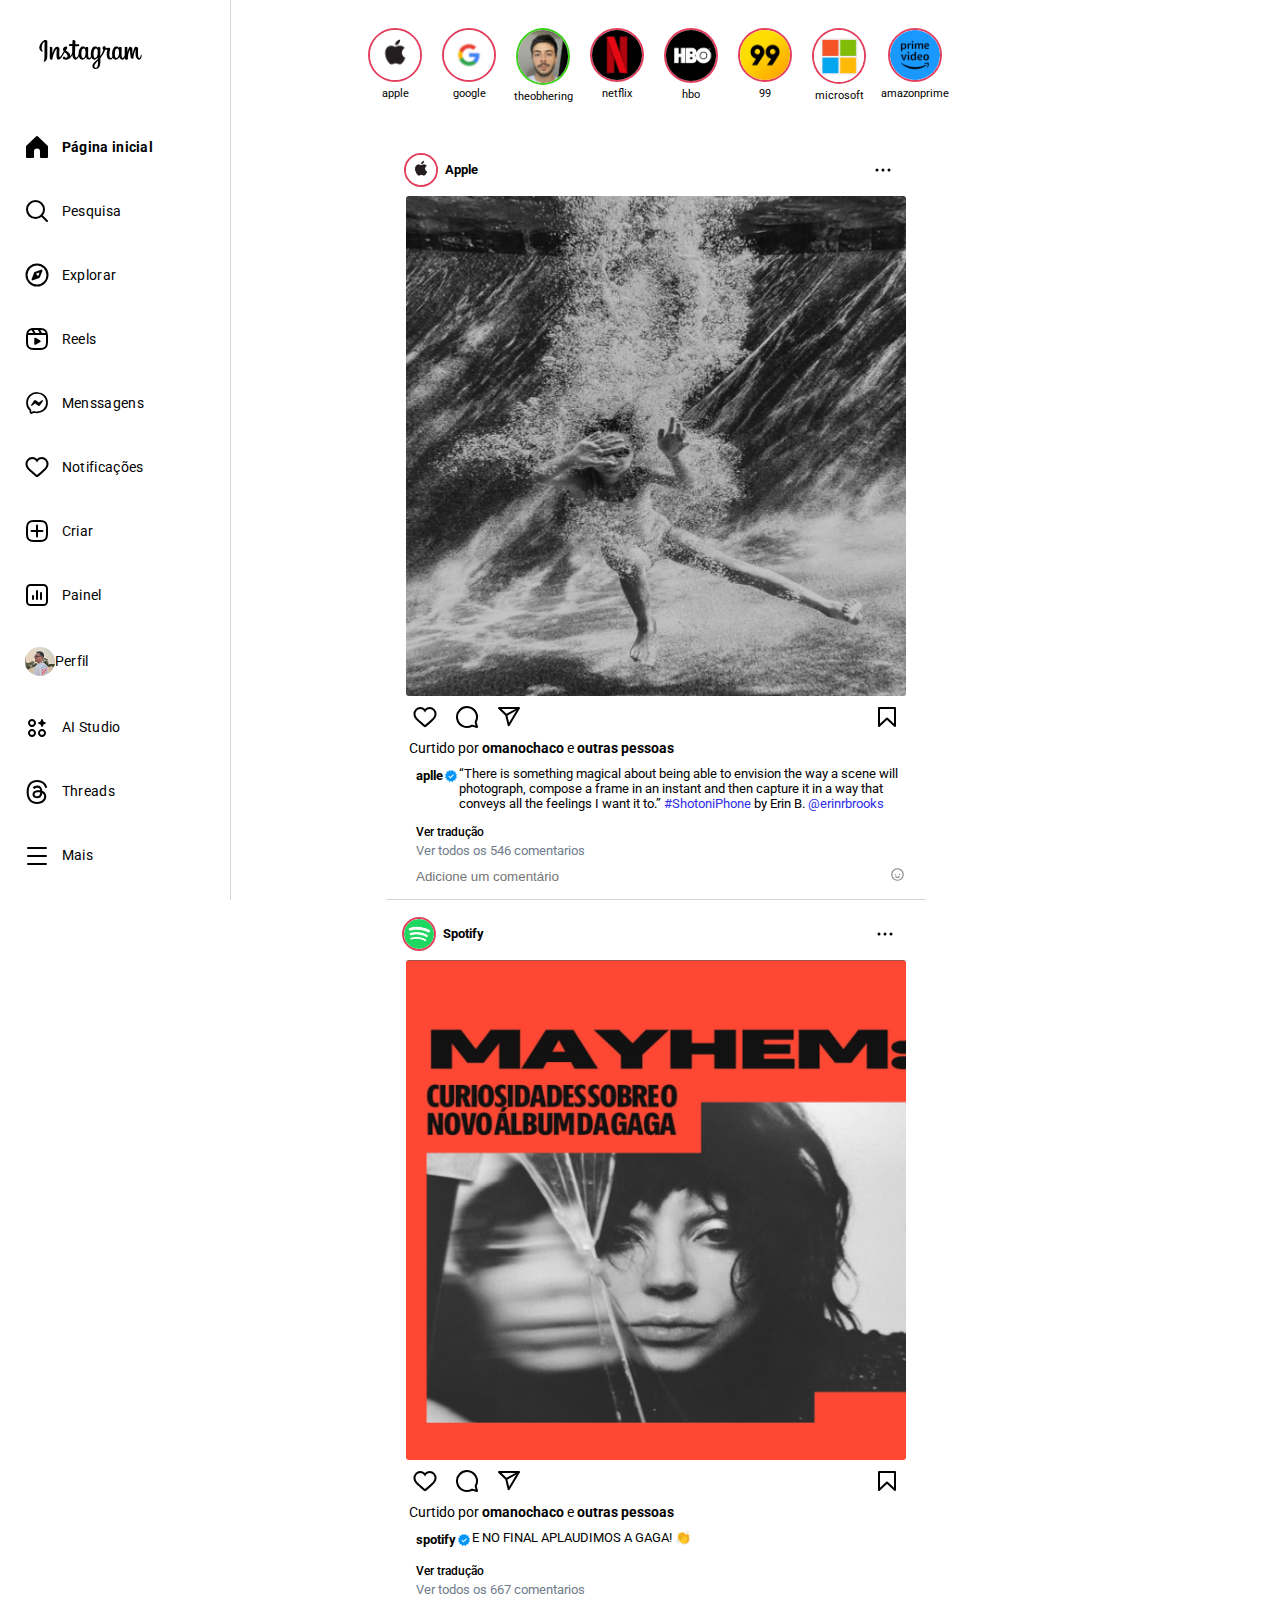
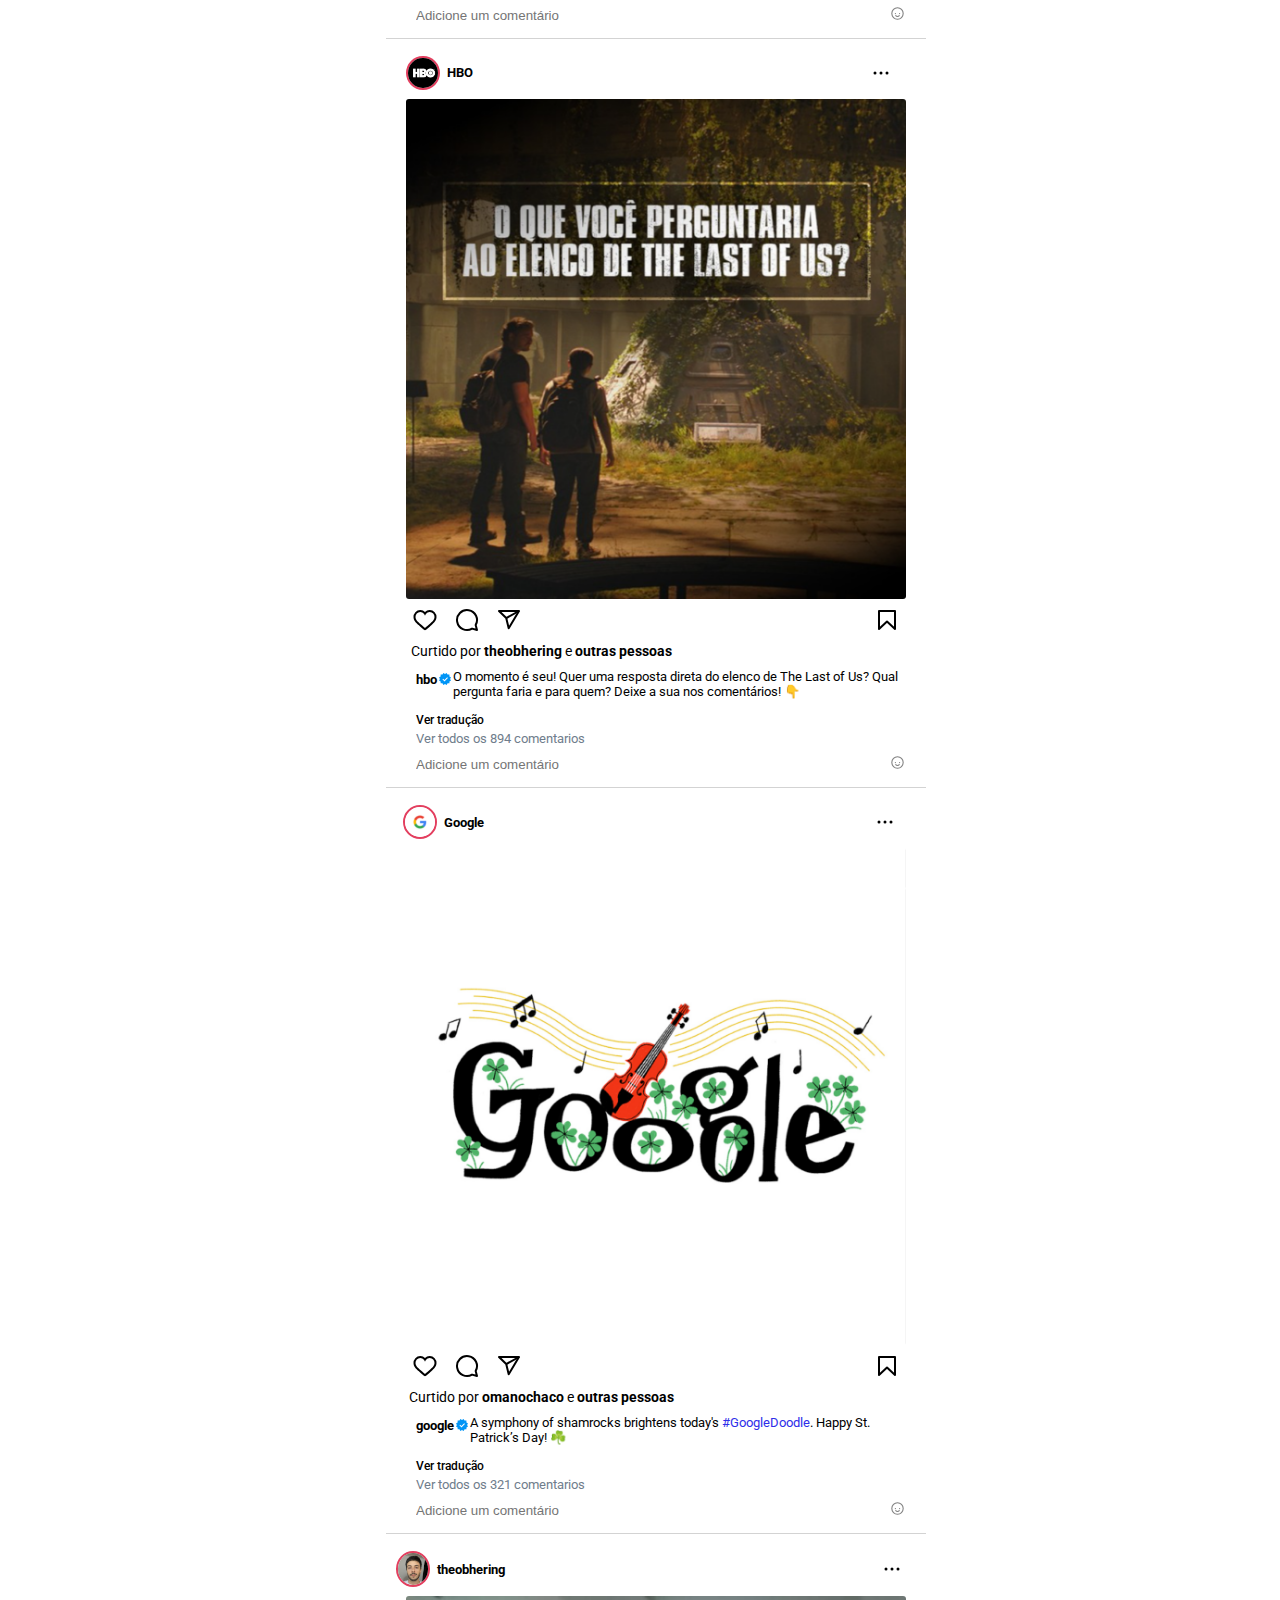
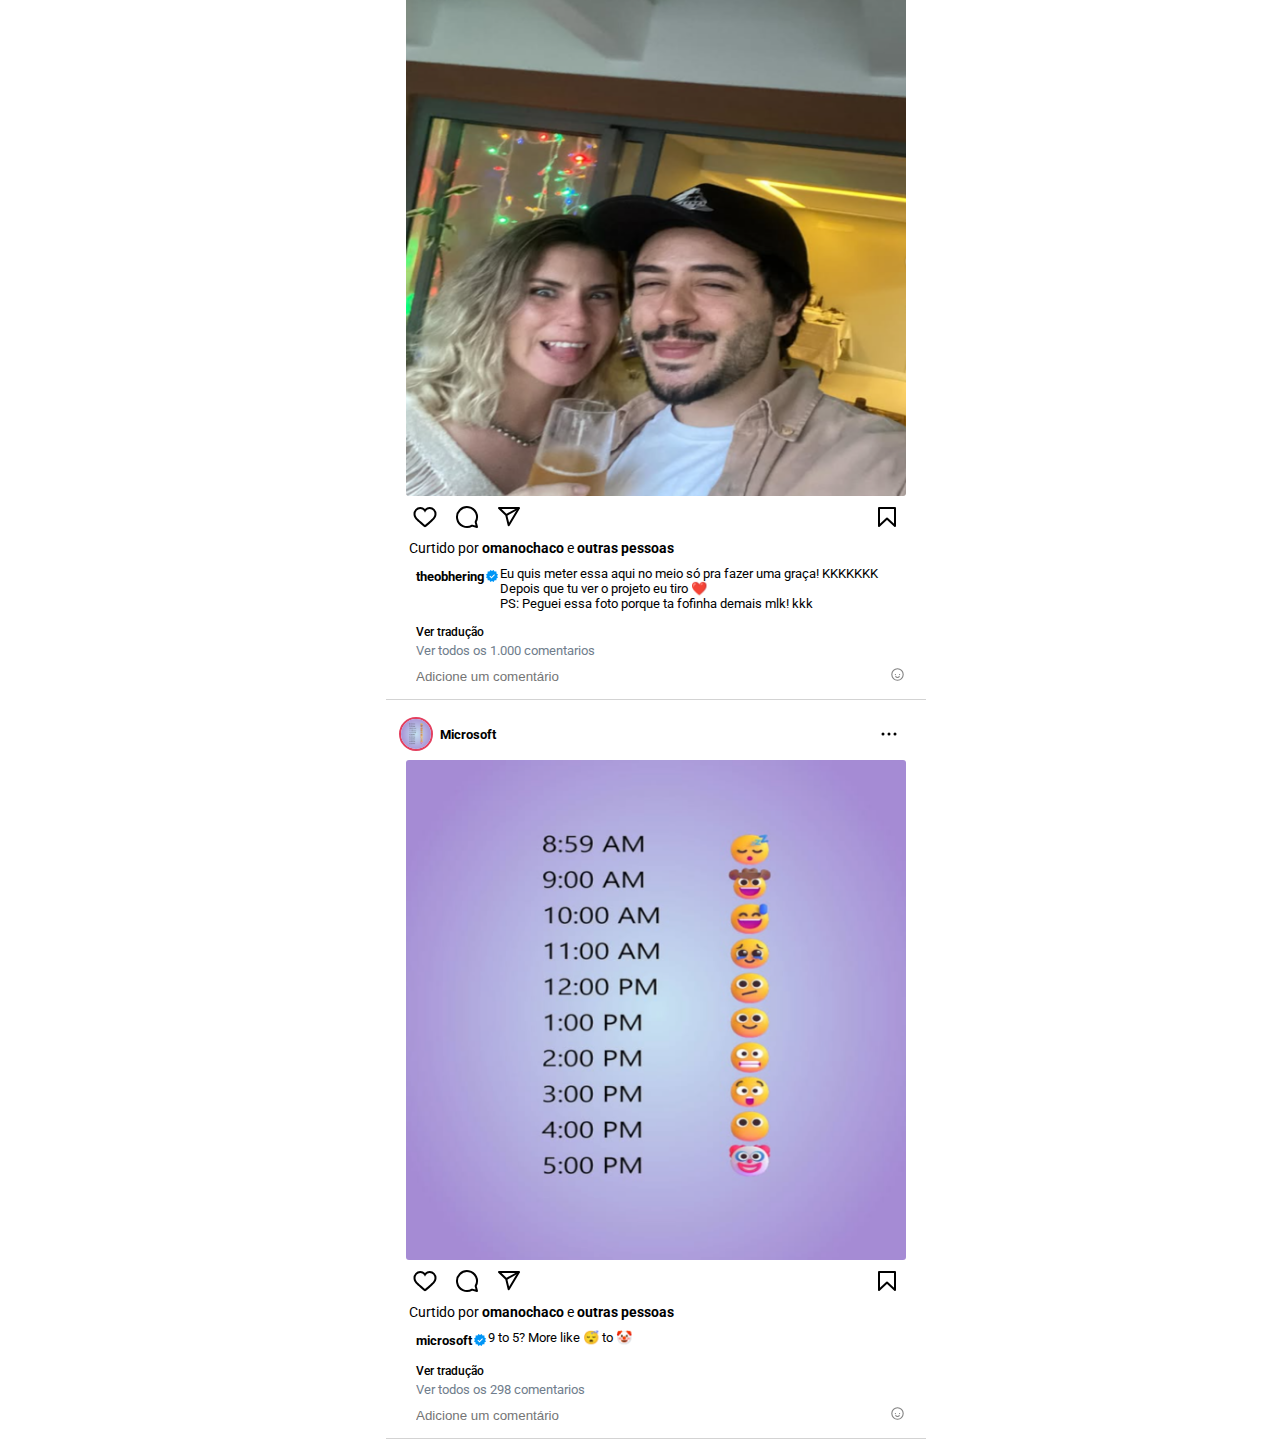
<file: index.html>
<!DOCTYPE html>
<html lang="pt-br">
<head>
    <meta charset="UTF-8">
    <meta name="viewport" content="width=device-width, initial-scale=1.0">
    <link rel="shortcut icon" href="imagens/instagram-favicon.ico" type="image/x-icon">
    <link rel="stylesheet" href="estilos/style.css">
    <link rel="stylesheet" href="estilos/query.css">
    <title>Clone Instagram</title>
</head>
<body>

<!-- MENU DE NAVEGAÇÃO WEB -->

    <nav>

        <div class="logo"><a href="#"><svg aria-label="Instagram" fill="currentColor" height="29" role="img" viewBox="32 4 113 32" width="103"><title>Instagram</title><path clip-rule="evenodd" d="M37.82 4.11c-2.32.97-4.86 3.7-5.66 7.13-1.02 4.34 3.21 6.17 3.56 5.57.4-.7-.76-.94-1-3.2-.3-2.9 1.05-6.16 2.75-7.58.32-.27.3.1.3.78l-.06 14.46c0 3.1-.13 4.07-.36 5.04-.23.98-.6 1.64-.33 1.9.32.28 1.68-.4 2.46-1.5a8.13 8.13 0 0 0 1.33-4.58c.07-2.06.06-5.33.07-7.19 0-1.7.03-6.71-.03-9.72-.02-.74-2.07-1.51-3.03-1.1Zm82.13 14.48a9.42 9.42 0 0 1-.88 3.75c-.85 1.72-2.63 2.25-3.39-.22-.4-1.34-.43-3.59-.13-5.47.3-1.9 1.14-3.35 2.53-3.22 1.38.13 2.02 1.9 1.87 5.16ZM96.8 28.57c-.02 2.67-.44 5.01-1.34 5.7-1.29.96-3 .23-2.65-1.72.31-1.72 1.8-3.48 4-5.64l-.01 1.66Zm-.35-10a10.56 10.56 0 0 1-.88 3.77c-.85 1.72-2.64 2.25-3.39-.22-.5-1.69-.38-3.87-.13-5.25.33-1.78 1.12-3.44 2.53-3.44 1.38 0 2.06 1.5 1.87 5.14Zm-13.41-.02a9.54 9.54 0 0 1-.87 3.8c-.88 1.7-2.63 2.24-3.4-.23-.55-1.77-.36-4.2-.13-5.5.34-1.95 1.2-3.32 2.53-3.2 1.38.14 2.04 1.9 1.87 5.13Zm61.45 1.81c-.33 0-.49.35-.61.93-.44 2.02-.9 2.48-1.5 2.48-.66 0-1.26-1-1.42-3-.12-1.58-.1-4.48.06-7.37.03-.59-.14-1.17-1.73-1.75-.68-.25-1.68-.62-2.17.58a29.65 29.65 0 0 0-2.08 7.14c0 .06-.08.07-.1-.06-.07-.87-.26-2.46-.28-5.79 0-.65-.14-1.2-.86-1.65-.47-.3-1.88-.81-2.4-.2-.43.5-.94 1.87-1.47 3.48l-.74 2.2.01-4.88c0-.5-.34-.67-.45-.7a9.54 9.54 0 0 0-1.8-.37c-.48 0-.6.27-.6.67 0 .05-.08 4.65-.08 7.87v.46c-.27 1.48-1.14 3.49-2.09 3.49s-1.4-.84-1.4-4.68c0-2.24.07-3.21.1-4.83.02-.94.06-1.65.06-1.81-.01-.5-.87-.75-1.27-.85-.4-.09-.76-.13-1.03-.11-.4.02-.67.27-.67.62v.55a3.71 3.71 0 0 0-1.83-1.49c-1.44-.43-2.94-.05-4.07 1.53a9.31 9.31 0 0 0-1.66 4.73c-.16 1.5-.1 3.01.17 4.3-.33 1.44-.96 2.04-1.64 2.04-.99 0-1.7-1.62-1.62-4.4.06-1.84.42-3.13.82-4.99.17-.8.04-1.2-.31-1.6-.32-.37-1-.56-1.99-.33-.7.16-1.7.34-2.6.47 0 0 .05-.21.1-.6.23-2.03-1.98-1.87-2.69-1.22-.42.39-.7.84-.82 1.67-.17 1.3.9 1.91.9 1.91a22.22 22.22 0 0 1-3.4 7.23v-.7c-.01-3.36.03-6 .05-6.95.02-.94.06-1.63.06-1.8 0-.36-.22-.5-.66-.67-.4-.16-.86-.26-1.34-.3-.6-.05-.97.27-.96.65v.52a3.7 3.7 0 0 0-1.84-1.49c-1.44-.43-2.94-.05-4.07 1.53a10.1 10.1 0 0 0-1.66 4.72c-.15 1.57-.13 2.9.09 4.04-.23 1.13-.89 2.3-1.63 2.3-.95 0-1.5-.83-1.5-4.67 0-2.24.07-3.21.1-4.83.02-.94.06-1.65.06-1.81 0-.5-.87-.75-1.27-.85-.42-.1-.79-.13-1.06-.1-.37.02-.63.35-.63.6v.56a3.7 3.7 0 0 0-1.84-1.49c-1.44-.43-2.93-.04-4.07 1.53-.75 1.03-1.35 2.17-1.66 4.7a15.8 15.8 0 0 0-.12 2.04c-.3 1.81-1.61 3.9-2.68 3.9-.63 0-1.23-1.21-1.23-3.8 0-3.45.22-8.36.25-8.83l1.62-.03c.68 0 1.29.01 2.19-.04.45-.02.88-1.64.42-1.84-.21-.09-1.7-.17-2.3-.18-.5-.01-1.88-.11-1.88-.11s.13-3.26.16-3.6c.02-.3-.35-.44-.57-.53a7.77 7.77 0 0 0-1.53-.44c-.76-.15-1.1 0-1.17.64-.1.97-.15 3.82-.15 3.82-.56 0-2.47-.11-3.02-.11-.52 0-1.08 2.22-.36 2.25l3.2.09-.03 6.53v.47c-.53 2.73-2.37 4.2-2.37 4.2.4-1.8-.42-3.15-1.87-4.3-.54-.42-1.6-1.22-2.79-2.1 0 0 .69-.68 1.3-2.04.43-.96.45-2.06-.61-2.3-1.75-.41-3.2.87-3.63 2.25a2.61 2.61 0 0 0 .5 2.66l.15.19c-.4.76-.94 1.78-1.4 2.58-1.27 2.2-2.24 3.95-2.97 3.95-.58 0-.57-1.77-.57-3.43 0-1.43.1-3.58.19-5.8.03-.74-.34-1.16-.96-1.54a4.33 4.33 0 0 0-1.64-.69c-.7 0-2.7.1-4.6 5.57-.23.69-.7 1.94-.7 1.94l.04-6.57c0-.16-.08-.3-.27-.4a4.68 4.68 0 0 0-1.93-.54c-.36 0-.54.17-.54.5l-.07 10.3c0 .78.02 1.69.1 2.09.08.4.2.72.36.91.15.2.33.34.62.4.28.06 1.78.25 1.86-.32.1-.69.1-1.43.89-4.2 1.22-4.31 2.82-6.42 3.58-7.16.13-.14.28-.14.27.07l-.22 5.32c-.2 5.37.78 6.36 2.17 6.36 1.07 0 2.58-1.06 4.2-3.74l2.7-4.5 1.58 1.46c1.28 1.2 1.7 2.36 1.42 3.45-.21.83-1.02 1.7-2.44.86-.42-.25-.6-.44-1.01-.71-.23-.15-.57-.2-.78-.04-.53.4-.84.92-1.01 1.55-.17.61.45.94 1.09 1.22.55.25 1.74.47 2.5.5 2.94.1 5.3-1.42 6.94-5.34.3 3.38 1.55 5.3 3.72 5.3 1.45 0 2.91-1.88 3.55-3.72.18.75.45 1.4.8 1.96 1.68 2.65 4.93 2.07 6.56-.18.5-.69.58-.94.58-.94a3.07 3.07 0 0 0 2.94 2.87c1.1 0 2.23-.52 3.03-2.31.09.2.2.38.3.56 1.68 2.65 4.93 2.07 6.56-.18l.2-.28.05 1.4-1.5 1.37c-2.52 2.3-4.44 4.05-4.58 6.09-.18 2.6 1.93 3.56 3.53 3.69a4.5 4.5 0 0 0 4.04-2.11c.78-1.15 1.3-3.63 1.26-6.08l-.06-3.56a28.55 28.55 0 0 0 5.42-9.44s.93.01 1.92-.05c.32-.02.41.04.35.27-.07.28-1.25 4.84-.17 7.88.74 2.08 2.4 2.75 3.4 2.75 1.15 0 2.26-.87 2.85-2.17l.23.42c1.68 2.65 4.92 2.07 6.56-.18.37-.5.58-.94.58-.94.36 2.2 2.07 2.88 3.05 2.88 1.02 0 2-.42 2.78-2.28.03.82.08 1.49.16 1.7.05.13.34.3.56.37.93.34 1.88.18 2.24.11.24-.05.43-.25.46-.75.07-1.33.03-3.56.43-5.21.67-2.79 1.3-3.87 1.6-4.4.17-.3.36-.35.37-.03.01.64.04 2.52.3 5.05.2 1.86.46 2.96.65 3.3.57 1 1.27 1.05 1.83 1.05.36 0 1.12-.1 1.05-.73-.03-.31.02-2.22.7-4.96.43-1.79 1.15-3.4 1.41-4 .1-.21.15-.04.15 0-.06 1.22-.18 5.25.32 7.46.68 2.98 2.65 3.32 3.34 3.32 1.47 0 2.67-1.12 3.07-4.05.1-.7-.05-1.25-.48-1.25Z" fill="currentColor" fill-rule="evenodd"></path></svg></a></div>

        <div class="menu">

            <div class="itens"><a href="#"><svg aria-label="Página inicial" fill="currentColor" height="24" role="img" viewBox="0 0 24 24" width="24"><title>Página inicial</title><path d="M22 23h-6.001a1 1 0 0 1-1-1v-5.455a2.997 2.997 0 1 0-5.993 0V22a1 1 0 0 1-1 1H2a1 1 0 0 1-1-1V11.543a1.002 1.002 0 0 1 .31-.724l10-9.543a1.001 1.001 0 0 1 1.38 0l10 9.543a1.002 1.002 0 0 1 .31.724V22a1 1 0 0 1-1 1Z"></path></svg><strong>Página inicial</strong></a></div>

            <div class="itens"><a href="#"><svg aria-label="Pesquisa" fill="currentColor" height="24" role="img" viewBox="0 0 24 24" width="24"><title>Pesquisa</title><path d="M19 10.5A8.5 8.5 0 1 1 10.5 2a8.5 8.5 0 0 1 8.5 8.5Z" fill="none" stroke="currentColor" stroke-linecap="round" stroke-linejoin="round" stroke-width="2"></path><line fill="none" stroke="currentColor" stroke-linecap="round" stroke-linejoin="round" stroke-width="2" x1="16.511" x2="22" y1="16.511" y2="22"></line></svg>Pesquisa</a></div>

            <div class="itens"><a href="#"><svg aria-label="Explorar" fill="currentColor" height="24" role="img" viewBox="0 0 24 24" width="24"><title>Explorar</title><polygon fill="none" points="13.941 13.953 7.581 16.424 10.06 10.056 16.42 7.585 13.941 13.953" stroke="currentColor" stroke-linecap="round" stroke-linejoin="round" stroke-width="2"></polygon><polygon fill-rule="evenodd" points="10.06 10.056 13.949 13.945 7.581 16.424 10.06 10.056"></polygon><circle cx="12.001" cy="12.005" fill="none" r="10.5" stroke="currentColor" stroke-linecap="round" stroke-linejoin="round" stroke-width="2"></circle></svg>Explorar</a></div>

            <div class="itens"><a href="#"><svg aria-label="Reels"  fill="currentColor" height="24" role="img" viewBox="0 0 24 24" width="24"><title>Reels</title><line fill="none" stroke="currentColor" stroke-linejoin="round" stroke-width="2" x1="2.049" x2="21.95" y1="7.002" y2="7.002"></line><line fill="none" stroke="currentColor" stroke-linecap="round" stroke-linejoin="round" stroke-width="2" x1="13.504" x2="16.362" y1="2.001" y2="7.002"></line><line fill="none" stroke="currentColor" stroke-linecap="round" stroke-linejoin="round" stroke-width="2" x1="7.207" x2="10.002" y1="2.11" y2="7.002"></line><path d="M2 12.001v3.449c0 2.849.698 4.006 1.606 4.945.94.908 2.098 1.607 4.946 1.607h6.896c2.848 0 4.006-.699 4.946-1.607.908-.939 1.606-2.096 1.606-4.945V8.552c0-2.848-.698-4.006-1.606-4.945C19.454 2.699 18.296 2 15.448 2H8.552c-2.848 0-4.006.699-4.946 1.607C2.698 4.546 2 5.704 2 8.552Z" fill="none" stroke="currentColor" stroke-linecap="round" stroke-linejoin="round" stroke-width="2"></path><path d="M9.763 17.664a.908.908 0 0 1-.454-.787V11.63a.909.909 0 0 1 1.364-.788l4.545 2.624a.909.909 0 0 1 0 1.575l-4.545 2.624a.91.91 0 0 1-.91 0Z" fill-rule="evenodd"></path></svg>Reels</a></div>

            <div class="itens"><a href="#"><svg aria-label="Messenger" fill="currentColor" height="24" role="img" viewBox="0 0 24 24" width="24"><title>Messenger</title><path d="M12.003 2.001a9.705 9.705 0 1 1 0 19.4 10.876 10.876 0 0 1-2.895-.384.798.798 0 0 0-.533.04l-1.984.876a.801.801 0 0 1-1.123-.708l-.054-1.78a.806.806 0 0 0-.27-.569 9.49 9.49 0 0 1-3.14-7.175 9.65 9.65 0 0 1 10-9.7Z" fill="none" stroke="currentColor" stroke-miterlimit="10" stroke-width="1.739"></path><path d="M17.79 10.132a.659.659 0 0 0-.962-.873l-2.556 2.05a.63.63 0 0 1-.758.002L11.06 9.47a1.576 1.576 0 0 0-2.277.42l-2.567 3.98a.659.659 0 0 0 .961.875l2.556-2.049a.63.63 0 0 1 .759-.002l2.452 1.84a1.576 1.576 0 0 0 2.278-.42Z" fill-rule="evenodd"></path></svg>Menssagens</a></div>

            <div class="itens"><a href="#"><svg aria-label="Notificações" fill="currentColor" height="24" role="img" viewBox="0 0 24 24" width="24"><title>Notificações</title><path d="M16.792 3.904A4.989 4.989 0 0 1 21.5 9.122c0 3.072-2.652 4.959-5.197 7.222-2.512 2.243-3.865 3.469-4.303 3.752-.477-.309-2.143-1.823-4.303-3.752C5.141 14.072 2.5 12.167 2.5 9.122a4.989 4.989 0 0 1 4.708-5.218 4.21 4.21 0 0 1 3.675 1.941c.84 1.175.98 1.763 1.12 1.763s.278-.588 1.11-1.766a4.17 4.17 0 0 1 3.679-1.938m0-2a6.04 6.04 0 0 0-4.797 2.127 6.052 6.052 0 0 0-4.787-2.127A6.985 6.985 0 0 0 .5 9.122c0 3.61 2.55 5.827 5.015 7.97.283.246.569.494.853.747l1.027.918a44.998 44.998 0 0 0 3.518 3.018 2 2 0 0 0 2.174 0 45.263 45.263 0 0 0 3.626-3.115l.922-.824c.293-.26.59-.519.885-.774 2.334-2.025 4.98-4.32 4.98-7.94a6.985 6.985 0 0 0-6.708-7.218Z"></path></svg>Notificações</a></div>

            <div class="itens"><a href="#"><svg aria-label="Nova publicação" fill="currentColor" height="24" role="img" viewBox="0 0 24 24" width="24"><title>Nova publicação</title><path d="M2 12v3.45c0 2.849.698 4.005 1.606 4.944.94.909 2.098 1.608 4.946 1.608h6.896c2.848 0 4.006-.7 4.946-1.608C21.302 19.455 22 18.3 22 15.45V8.552c0-2.849-.698-4.006-1.606-4.945C19.454 2.7 18.296 2 15.448 2H8.552c-2.848 0-4.006.699-4.946 1.607C2.698 4.547 2 5.703 2 8.552Z" fill="none" stroke="currentColor" stroke-linecap="round" stroke-linejoin="round" stroke-width="2"></path><line fill="none" stroke="currentColor" stroke-linecap="round" stroke-linejoin="round" stroke-width="2" x1="6.545" x2="17.455" y1="12.001" y2="12.001"></line><line fill="none" stroke="currentColor" stroke-linecap="round" stroke-linejoin="round" stroke-width="2" x1="12.003" x2="12.003" y1="6.545" y2="17.455"></line></svg>Criar</a></div>

            <div class="itens"><a href="#"><svg aria-label="Painel profissional" fill="currentColor" height="24" role="img" viewBox="0 0 24 24" width="24"><title>Painel profissional</title><path d="M8 12a1 1 0 0 0-1 1v3a1 1 0 1 0 2 0v-3a1 1 0 0 0-1-1Zm8-3a1 1 0 0 0-1 1v6a1 1 0 1 0 2 0v-6a1 1 0 0 0-1-1Zm-4-2a1 1 0 0 0-1 1v8a1 1 0 1 0 2 0V8a1 1 0 0 0-1-1Z"></path><path d="M18.44 1H5.567a4.565 4.565 0 0 0-4.56 4.56v12.873a4.565 4.565 0 0 0 4.56 4.56H18.44a4.565 4.565 0 0 0 4.56-4.56V5.56A4.565 4.565 0 0 0 18.44 1ZM21 18.433a2.563 2.563 0 0 1-2.56 2.56H5.567a2.563 2.563 0 0 1-2.56-2.56V5.56A2.563 2.563 0 0 1 5.568 3H18.44A2.563 2.563 0 0 1 21 5.56v12.873Z"></path></svg>Painel</a></div>

            <div class="itens"><a href="#"><img src="imagens/logo-chaco.png" alt="Foto de Perfil">Perfil</a></div>

            <div class="itens"><a href="#"><svg aria-label="" fill="currentColor" height="24" role="img" viewBox="0 0 24 24" width="24"><title></title><path clip-rule="evenodd" d="M3 17C3 19.2091 4.79086 21 7 21C9.20914 21 11 19.2091 11 17C11 14.7909 9.20914 13 7 13C4.79086 13 3 14.7909 3 17ZM7 19C5.89543 19 5 18.1046 5 17C5 15.8954 5.89543 15 7 15C8.10457 15 9 15.8954 9 17C9 18.1046 8.10457 19 7 19Z" fill="ig-primary-icon" fill-rule="evenodd"></path><path clip-rule="evenodd" d="M3 7C3 9.20914 4.79086 11 7 11C9.20914 11 11 9.20914 11 7C11 4.79086 9.20914 3 7 3C4.79086 3 3 4.79086 3 7ZM7 9C5.89543 9 5 8.10457 5 7C5 5.89543 5.89543 5 7 5C8.10457 5 9 5.89543 9 7C9 8.10457 8.10457 9 7 9Z" fill="ig-primary-icon" fill-rule="evenodd"></path><path clip-rule="evenodd" d="M13 17C13 19.2091 14.7909 21 17 21C19.2091 21 21 19.2091 21 17C21 14.7909 19.2091 13 17 13C14.7909 13 13 14.7909 13 17ZM17 19C15.8954 19 15 18.1046 15 17C15 15.8954 15.8954 15 17 15C18.1046 15 19 15.8954 19 17C19 18.1046 18.1046 19 17 19Z" fill="ig-primary-icon" fill-rule="evenodd"></path><path d="M16.441 10.6266C16.6549 11.1245 17.3625 11.1245 17.5765 10.6266L18.3939 8.72443C18.4564 8.57898 18.5725 8.46316 18.7183 8.40081L20.6256 7.58558C21.1248 7.37223 21.1248 6.66646 20.6256 6.45313L18.7183 5.63788C18.5725 5.57554 18.4564 5.45972 18.3939 5.31427L17.5598 3.37331C17.3484 2.88143 16.6518 2.87387 16.4297 3.36107L15.5339 5.32659C15.471 5.46452 15.3594 5.57455 15.2203 5.63554L13.369 6.44802C12.8744 6.66499 12.8778 7.36588 13.3744 7.57819L15.299 8.40081C15.4449 8.46316 15.5611 8.57898 15.6235 8.72443L16.441 10.6266Z" fill="ig-primary-icon"></path></svg>AI Studio</a></div>

            <div class="itens"><a href="#"><svg aria-label="" fill="currentColor" height="24" role="img" viewBox="0 0 192 192" width="24"><title></title><path class="xcslo1z" d="M141.537 88.9883C140.71 88.5919 139.87 88.2104 139.019 87.8451C137.537 60.5382 122.616 44.905 97.5619 44.745C97.4484 44.7443 97.3355 44.7443 97.222 44.7443C82.2364 44.7443 69.7731 51.1409 62.102 62.7807L75.881 72.2328C81.6116 63.5383 90.6052 61.6848 97.2286 61.6848C97.3051 61.6848 97.3819 61.6848 97.4576 61.6855C105.707 61.7381 111.932 64.1366 115.961 68.814C118.893 72.2193 120.854 76.925 121.825 82.8638C114.511 81.6207 106.601 81.2385 98.145 81.7233C74.3247 83.0954 59.0111 96.9879 60.0396 116.292C60.5615 126.084 65.4397 134.508 73.775 140.011C80.8224 144.663 89.899 146.938 99.3323 146.423C111.79 145.74 121.563 140.987 128.381 132.296C133.559 125.696 136.834 117.143 138.28 106.366C144.217 109.949 148.617 114.664 151.047 120.332C155.179 129.967 155.42 145.8 142.501 158.708C131.182 170.016 117.576 174.908 97.0135 175.059C74.2042 174.89 56.9538 167.575 45.7381 153.317C35.2355 139.966 29.8077 120.682 29.6052 96C29.8077 71.3178 35.2355 52.0336 45.7381 38.6827C56.9538 24.4249 74.2039 17.11 97.0132 16.9405C119.988 17.1113 137.539 24.4614 149.184 38.788C154.894 45.8136 159.199 54.6488 162.037 64.9503L178.184 60.6422C174.744 47.9622 169.331 37.0357 161.965 27.974C147.036 9.60668 125.202 0.195148 97.0695 0H96.9569C68.8816 0.19447 47.2921 9.6418 32.7883 28.0793C19.8819 44.4864 13.2244 67.3157 13.0007 95.9325L13 96L13.0007 96.0675C13.2244 124.684 19.8819 147.514 32.7883 163.921C47.2921 182.358 68.8816 191.806 96.9569 192H97.0695C122.03 191.827 139.624 185.292 154.118 170.811C173.081 151.866 172.51 128.119 166.26 113.541C161.776 103.087 153.227 94.5962 141.537 88.9883ZM98.4405 129.507C88.0005 130.095 77.1544 125.409 76.6196 115.372C76.2232 107.93 81.9158 99.626 99.0812 98.6368C101.047 98.5234 102.976 98.468 104.871 98.468C111.106 98.468 116.939 99.0737 122.242 100.233C120.264 124.935 108.662 128.946 98.4405 129.507Z"></path></svg>Threads</a></div>

            <div class="itens"><a href="#"><svg aria-label="Configurações" fill="currentColor" height="24" role="img" viewBox="0 0 24 24" width="24"><title>Configurações</title><line fill="none" stroke="currentColor" stroke-linecap="round" stroke-linejoin="round" stroke-width="2" x1="3" x2="21" y1="4" y2="4"></line><line fill="none" stroke="currentColor" stroke-linecap="round" stroke-linejoin="round" stroke-width="2" x1="3" x2="21" y1="12" y2="12"></line><line fill="none" stroke="currentColor" stroke-linecap="round" stroke-linejoin="round" stroke-width="2" x1="3" x2="21" y1="20" y2="20"></line></svg>Mais</a></div>

        </div>

    </nav>
 <!-- FEED -->
    <main>

        <section class="storiesf">

            <div class="story"><a href="#"><img src="imagens/logo-apple.jpeg" alt="apple">apple</a></div>

            <div class="story"><a href="#"><img src="imagens/logo-google.png" alt="google">google</a></div>

            <div class="story-theo"><a href="#"><img src="imagens/logo-theo.png" alt="theo">theobhering</a></div>

            <div class="story"><a href="#"><img src="imagens/logo-netflix.png" alt="netflix">netflix</a></div>

            <div class="story"><a href="#"><img src="imagens/logo-hbo.jpg" alt="hbo">hbo</a></div>

            <div class="story"><a href="#"><img src="imagens/logo-99.png" alt="99">99</a></div>

            <div class="story"><a href="#"><img src="imagens/logo-microsoft.png" alt="microsoft">microsoft</a></div>

            <div class="story"><a href="#"><img src="imagens/logo-amazon.png" alt="amazonprime">amazonprime</a></div>

        </section>

        <section class="feed">

            <article class="post">
                <div class="phead"><a href="#"> <img src="imagens/logo-apple.jpeg" alt="">Apple </a><a href="#">
                    <svg aria-label="Mais opções" class="opcoes" fill="currentColor" height="24" role="img" viewBox="0 0 24 24" width="24"><title>Mais opções</title><circle cx="12" cy="12" r="1.5"></circle><circle cx="6" cy="12" r="1.5"></circle><circle cx="18" cy="12" r="1.5"></circle></svg>
                    </a>
                </div>

                <div class="pfoto"><a href="#"><img src="imagens/post-apple.png" alt="apple"></a></div>

                <div class="pitens">
                    <a href="#" class="esquerda"><svg aria-label="Curtir" class="curtir" fill="currentColor" height="24" role="img" viewBox="0 0 24 24" width="24"><title>Curtir</title><path d="M16.792 3.904A4.989 4.989 0 0 1 21.5 9.122c0 3.072-2.652 4.959-5.197 7.222-2.512 2.243-3.865 3.469-4.303 3.752-.477-.309-2.143-1.823-4.303-3.752C5.141 14.072 2.5 12.167 2.5 9.122a4.989 4.989 0 0 1 4.708-5.218 4.21 4.21 0 0 1 3.675 1.941c.84 1.175.98 1.763 1.12 1.763s.278-.588 1.11-1.766a4.17 4.17 0 0 1 3.679-1.938m0-2a6.04 6.04 0 0 0-4.797 2.127 6.052 6.052 0 0 0-4.787-2.127A6.985 6.985 0 0 0 .5 9.122c0 3.61 2.55 5.827 5.015 7.97.283.246.569.494.853.747l1.027.918a44.998 44.998 0 0 0 3.518 3.018 2 2 0 0 0 2.174 0 45.263 45.263 0 0 0 3.626-3.115l.922-.824c.293-.26.59-.519.885-.774 2.334-2.025 4.98-4.32 4.98-7.94a6.985 6.985 0 0 0-6.708-7.218Z"></path></svg>

                    <svg aria-label="Comentar" class="coment" fill="currentColor" height="24" role="img" viewBox="0 0 24 24" width="24"><title>Comentar</title><path d="M20.656 17.008a9.993 9.993 0 1 0-3.59 3.615L22 22Z" fill="none" stroke="currentColor" stroke-linejoin="round" stroke-width="2"></path></svg> 

                    <svg aria-label="Compartilhar" class="comp" fill="currentColor" height="24" role="img" viewBox="0 0 24 24" width="24"><title>Compartilhar</title><line fill="none" stroke="currentColor" stroke-linejoin="round" stroke-width="2" x1="22" x2="9.218" y1="3" y2="10.083"></line><polygon fill="none" points="11.698 20.334 22 3.001 2 3.001 9.218 10.084 11.698 20.334" stroke="currentColor" stroke-linejoin="round" stroke-width="2"></polygon></svg>

                    </a><a href="#" class="diretia"><svg aria-label="Salvar" class="salvar" fill="currentColor" height="24" role="img" viewBox="0 0 24 24" width="24"><title>Salvar</title><polygon fill="none" points="20 21 12 13.44 4 21 4 3 20 3 20 21" stroke="currentColor" stroke-linecap="round" stroke-linejoin="round" stroke-width="2"></polygon></svg></a>
                </div>

                <div class="pcurtidas">
                    <p>
                        Curtido por <a href="#">omanochaco</a> e <a href="#">outras pessoas</a>
                    </p>
                </div>

                <div class="pleg">

                    <a href="#" class="user">aplle

                    <svg aria-label="Verificado" class="verificado" fill="rgb(0, 149, 246)" height="12" role="img" viewBox="0 0 40 40" width="12"><title>Verificado</title><path d="M19.998 3.094 14.638 0l-2.972 5.15H5.432v6.354L0 14.64 3.094 20 0 25.359l5.432 3.137v5.905h5.975L14.638 40l5.36-3.094L25.358 40l3.232-5.6h6.162v-6.01L40 25.359 36.905 20 40 14.641l-5.248-3.03v-6.46h-6.419L25.358 0l-5.36 3.094Zm7.415 11.225 2.254 2.287-11.43 11.5-6.835-6.93 2.244-2.258 4.587 4.581 9.18-9.18Z" fill-rule="evenodd"></path></svg></a>
                    <p class="legenda">“There is something magical about being able to envision the way a scene will photograph, compose a frame in an instant and then capture it in a way that conveys all the feelings I want it to.” <a href="#">#ShotoniPhone</a> by Erin B. <a href="#">@erinrbrooks</a></p>
                </div>

                <div class="ptrad">
                    <a href="#">Ver tradução</a>
                </div>

                <div class="pcom"><a href="#">Ver todos os 546 comentarios</a></div>

                <form action="#" class="ccaixa">

                    <div><input type="text" name="comentar" class="comentar" placeholder="Adicione um comentário"><a href="#" class="emoji"><svg aria-label="Emoji"  fill="currentColor" height="13" role="img" viewBox="0 0 24 24" width="13"><title>Emoji</title><path d="M15.83 10.997a1.167 1.167 0 1 0 1.167 1.167 1.167 1.167 0 0 0-1.167-1.167Zm-6.5 1.167a1.167 1.167 0 1 0-1.166 1.167 1.167 1.167 0 0 0 1.166-1.167Zm5.163 3.24a3.406 3.406 0 0 1-4.982.007 1 1 0 1 0-1.557 1.256 5.397 5.397 0 0 0 8.09 0 1 1 0 0 0-1.55-1.263ZM12 .503a11.5 11.5 0 1 0 11.5 11.5A11.513 11.513 0 0 0 12 .503Zm0 21a9.5 9.5 0 1 1 9.5-9.5 9.51 9.51 0 0 1-9.5 9.5Z"></path></svg></a></div>

                </form>

            </article>

            <article class="post">
                <div class="phead"><a href="#"> <img src="imagens/logo-spotify.png" alt="spotify">Spotify </a><a href="#">
                    <svg aria-label="Mais opções" class="opcoes" fill="currentColor" height="24" role="img" viewBox="0 0 24 24" width="24"><title>Mais opções</title><circle cx="12" cy="12" r="1.5"></circle><circle cx="6" cy="12" r="1.5"></circle><circle cx="18" cy="12" r="1.5"></circle></svg>
                    </a>
                </div>

                <div class="pfoto"><a href="#"><img src="imagens/post-spotify.png" alt="spotify"></a></div>

                <div class="pitens">
                    <a href="#" class="esquerda"><svg aria-label="Curtir" class="curtir" fill="currentColor" height="24" role="img" viewBox="0 0 24 24" width="24"><title>Curtir</title><path d="M16.792 3.904A4.989 4.989 0 0 1 21.5 9.122c0 3.072-2.652 4.959-5.197 7.222-2.512 2.243-3.865 3.469-4.303 3.752-.477-.309-2.143-1.823-4.303-3.752C5.141 14.072 2.5 12.167 2.5 9.122a4.989 4.989 0 0 1 4.708-5.218 4.21 4.21 0 0 1 3.675 1.941c.84 1.175.98 1.763 1.12 1.763s.278-.588 1.11-1.766a4.17 4.17 0 0 1 3.679-1.938m0-2a6.04 6.04 0 0 0-4.797 2.127 6.052 6.052 0 0 0-4.787-2.127A6.985 6.985 0 0 0 .5 9.122c0 3.61 2.55 5.827 5.015 7.97.283.246.569.494.853.747l1.027.918a44.998 44.998 0 0 0 3.518 3.018 2 2 0 0 0 2.174 0 45.263 45.263 0 0 0 3.626-3.115l.922-.824c.293-.26.59-.519.885-.774 2.334-2.025 4.98-4.32 4.98-7.94a6.985 6.985 0 0 0-6.708-7.218Z"></path></svg>

                    <svg aria-label="Comentar" class="coment" fill="currentColor" height="24" role="img" viewBox="0 0 24 24" width="24"><title>Comentar</title><path d="M20.656 17.008a9.993 9.993 0 1 0-3.59 3.615L22 22Z" fill="none" stroke="currentColor" stroke-linejoin="round" stroke-width="2"></path></svg> 

                    <svg aria-label="Compartilhar" class="comp" fill="currentColor" height="24" role="img" viewBox="0 0 24 24" width="24"><title>Compartilhar</title><line fill="none" stroke="currentColor" stroke-linejoin="round" stroke-width="2" x1="22" x2="9.218" y1="3" y2="10.083"></line><polygon fill="none" points="11.698 20.334 22 3.001 2 3.001 9.218 10.084 11.698 20.334" stroke="currentColor" stroke-linejoin="round" stroke-width="2"></polygon></svg>

                    </a><a href="#" class="diretia"><svg aria-label="Salvar" class="salvar" fill="currentColor" height="24" role="img" viewBox="0 0 24 24" width="24"><title>Salvar</title><polygon fill="none" points="20 21 12 13.44 4 21 4 3 20 3 20 21" stroke="currentColor" stroke-linecap="round" stroke-linejoin="round" stroke-width="2"></polygon></svg></a>
                </div>

                <div class="pcurtidas">
                    <p>
                        Curtido por <a href="#">omanochaco</a> e <a href="#">outras pessoas</a>
                    </p>
                </div>

                <div class="pleg">

                    <a href="#" class="user">spotify

                    <svg aria-label="Verificado" class="verificado" fill="rgb(0, 149, 246)" height="12" role="img" viewBox="0 0 40 40" width="12"><title>Verificado</title><path d="M19.998 3.094 14.638 0l-2.972 5.15H5.432v6.354L0 14.64 3.094 20 0 25.359l5.432 3.137v5.905h5.975L14.638 40l5.36-3.094L25.358 40l3.232-5.6h6.162v-6.01L40 25.359 36.905 20 40 14.641l-5.248-3.03v-6.46h-6.419L25.358 0l-5.36 3.094Zm7.415 11.225 2.254 2.287-11.43 11.5-6.835-6.93 2.244-2.258 4.587 4.581 9.18-9.18Z" fill-rule="evenodd"></path></svg></a>
                    <p class="legenda">E NO FINAL APLAUDIMOS A GAGA! 👏
                </div>

                <div class="ptrad">
                    <a href="#">Ver tradução</a>
                </div>

                <div class="pcom"><a href="#">Ver todos os 667 comentarios</a></div>

                <form action="#" class="ccaixa">

                    <div><input type="text" name="comentar" class="comentar" placeholder="Adicione um comentário"><a href="#" class="emoji"><svg aria-label="Emoji"  fill="currentColor" height="13" role="img" viewBox="0 0 24 24" width="13"><title>Emoji</title><path d="M15.83 10.997a1.167 1.167 0 1 0 1.167 1.167 1.167 1.167 0 0 0-1.167-1.167Zm-6.5 1.167a1.167 1.167 0 1 0-1.166 1.167 1.167 1.167 0 0 0 1.166-1.167Zm5.163 3.24a3.406 3.406 0 0 1-4.982.007 1 1 0 1 0-1.557 1.256 5.397 5.397 0 0 0 8.09 0 1 1 0 0 0-1.55-1.263ZM12 .503a11.5 11.5 0 1 0 11.5 11.5A11.513 11.513 0 0 0 12 .503Zm0 21a9.5 9.5 0 1 1 9.5-9.5 9.51 9.51 0 0 1-9.5 9.5Z"></path></svg></a></div>

                </form>

            </article>

            <article class="post">
                <div class="phead"><a href="#"> <img src="imagens/logo-hbo.jpg" alt="hbo">HBO</a><a href="#">
                    <svg aria-label="Mais opções" class="opcoes" fill="currentColor" height="24" role="img" viewBox="0 0 24 24" width="24"><title>Mais opções</title><circle cx="12" cy="12" r="1.5"></circle><circle cx="6" cy="12" r="1.5"></circle><circle cx="18" cy="12" r="1.5"></circle></svg>
                    </a>
                </div>

                <div class="pfoto"><a href="#"><img src="imagens/post-hbo.png" alt="spotify"></a></div>

                <div class="pitens">
                    <a href="#" class="esquerda"><svg aria-label="Curtir" class="curtir" fill="currentColor" height="24" role="img" viewBox="0 0 24 24" width="24"><title>Curtir</title><path d="M16.792 3.904A4.989 4.989 0 0 1 21.5 9.122c0 3.072-2.652 4.959-5.197 7.222-2.512 2.243-3.865 3.469-4.303 3.752-.477-.309-2.143-1.823-4.303-3.752C5.141 14.072 2.5 12.167 2.5 9.122a4.989 4.989 0 0 1 4.708-5.218 4.21 4.21 0 0 1 3.675 1.941c.84 1.175.98 1.763 1.12 1.763s.278-.588 1.11-1.766a4.17 4.17 0 0 1 3.679-1.938m0-2a6.04 6.04 0 0 0-4.797 2.127 6.052 6.052 0 0 0-4.787-2.127A6.985 6.985 0 0 0 .5 9.122c0 3.61 2.55 5.827 5.015 7.97.283.246.569.494.853.747l1.027.918a44.998 44.998 0 0 0 3.518 3.018 2 2 0 0 0 2.174 0 45.263 45.263 0 0 0 3.626-3.115l.922-.824c.293-.26.59-.519.885-.774 2.334-2.025 4.98-4.32 4.98-7.94a6.985 6.985 0 0 0-6.708-7.218Z"></path></svg>

                    <svg aria-label="Comentar" class="coment" fill="currentColor" height="24" role="img" viewBox="0 0 24 24" width="24"><title>Comentar</title><path d="M20.656 17.008a9.993 9.993 0 1 0-3.59 3.615L22 22Z" fill="none" stroke="currentColor" stroke-linejoin="round" stroke-width="2"></path></svg> 

                    <svg aria-label="Compartilhar" class="comp" fill="currentColor" height="24" role="img" viewBox="0 0 24 24" width="24"><title>Compartilhar</title><line fill="none" stroke="currentColor" stroke-linejoin="round" stroke-width="2" x1="22" x2="9.218" y1="3" y2="10.083"></line><polygon fill="none" points="11.698 20.334 22 3.001 2 3.001 9.218 10.084 11.698 20.334" stroke="currentColor" stroke-linejoin="round" stroke-width="2"></polygon></svg>

                    </a><a href="#" class="diretia"><svg aria-label="Salvar" class="salvar" fill="currentColor" height="24" role="img" viewBox="0 0 24 24" width="24"><title>Salvar</title><polygon fill="none" points="20 21 12 13.44 4 21 4 3 20 3 20 21" stroke="currentColor" stroke-linecap="round" stroke-linejoin="round" stroke-width="2"></polygon></svg></a>
                </div>

                <div class="pcurtidas">
                    <p>
                        Curtido por <a href="#">theobhering</a> e <a href="#">outras pessoas</a>
                    </p>
                </div>

                <div class="pleg">

                    <a href="#" class="user">hbo

                    <svg aria-label="Verificado" class="verificado" fill="rgb(0, 149, 246)" height="12" role="img" viewBox="0 0 40 40" width="12"><title>Verificado</title><path d="M19.998 3.094 14.638 0l-2.972 5.15H5.432v6.354L0 14.64 3.094 20 0 25.359l5.432 3.137v5.905h5.975L14.638 40l5.36-3.094L25.358 40l3.232-5.6h6.162v-6.01L40 25.359 36.905 20 40 14.641l-5.248-3.03v-6.46h-6.419L25.358 0l-5.36 3.094Zm7.415 11.225 2.254 2.287-11.43 11.5-6.835-6.93 2.244-2.258 4.587 4.581 9.18-9.18Z" fill-rule="evenodd"></path></svg></a>
                    <p class="legenda">O momento é seu! Quer uma resposta direta do elenco de The Last of Us? Qual pergunta faria e para quem? Deixe a sua nos comentários! 👇
                </div>

                <div class="ptrad">
                    <a href="#">Ver tradução</a>
                </div>

                <div class="pcom"><a href="#">Ver todos os 894 comentarios</a></div>

                <form action="#" class="ccaixa">

                    <div><input type="text" name="comentar" class="comentar" placeholder="Adicione um comentário"><a href="#" class="emoji"><svg aria-label="Emoji"  fill="currentColor" height="13" role="img" viewBox="0 0 24 24" width="13"><title>Emoji</title><path d="M15.83 10.997a1.167 1.167 0 1 0 1.167 1.167 1.167 1.167 0 0 0-1.167-1.167Zm-6.5 1.167a1.167 1.167 0 1 0-1.166 1.167 1.167 1.167 0 0 0 1.166-1.167Zm5.163 3.24a3.406 3.406 0 0 1-4.982.007 1 1 0 1 0-1.557 1.256 5.397 5.397 0 0 0 8.09 0 1 1 0 0 0-1.55-1.263ZM12 .503a11.5 11.5 0 1 0 11.5 11.5A11.513 11.513 0 0 0 12 .503Zm0 21a9.5 9.5 0 1 1 9.5-9.5 9.51 9.51 0 0 1-9.5 9.5Z"></path></svg></a></div>

                </form>

            </article>

            <article class="post">
                <div class="phead"><a href="#"> <img src="imagens/logo-google.png" alt="google">Google </a><a href="#">
                    <svg aria-label="Mais opções" class="opcoes" fill="currentColor" height="24" role="img" viewBox="0 0 24 24" width="24"><title>Mais opções</title><circle cx="12" cy="12" r="1.5"></circle><circle cx="6" cy="12" r="1.5"></circle><circle cx="18" cy="12" r="1.5"></circle></svg>
                    </a>
                </div>

                <div class="pfoto"><a href="#"><img src="imagens/post-google.png" alt="spotify"></a></div>

                <div class="pitens">
                    <a href="#" class="esquerda"><svg aria-label="Curtir" class="curtir" fill="currentColor" height="24" role="img" viewBox="0 0 24 24" width="24"><title>Curtir</title><path d="M16.792 3.904A4.989 4.989 0 0 1 21.5 9.122c0 3.072-2.652 4.959-5.197 7.222-2.512 2.243-3.865 3.469-4.303 3.752-.477-.309-2.143-1.823-4.303-3.752C5.141 14.072 2.5 12.167 2.5 9.122a4.989 4.989 0 0 1 4.708-5.218 4.21 4.21 0 0 1 3.675 1.941c.84 1.175.98 1.763 1.12 1.763s.278-.588 1.11-1.766a4.17 4.17 0 0 1 3.679-1.938m0-2a6.04 6.04 0 0 0-4.797 2.127 6.052 6.052 0 0 0-4.787-2.127A6.985 6.985 0 0 0 .5 9.122c0 3.61 2.55 5.827 5.015 7.97.283.246.569.494.853.747l1.027.918a44.998 44.998 0 0 0 3.518 3.018 2 2 0 0 0 2.174 0 45.263 45.263 0 0 0 3.626-3.115l.922-.824c.293-.26.59-.519.885-.774 2.334-2.025 4.98-4.32 4.98-7.94a6.985 6.985 0 0 0-6.708-7.218Z"></path></svg>

                    <svg aria-label="Comentar" class="coment" fill="currentColor" height="24" role="img" viewBox="0 0 24 24" width="24"><title>Comentar</title><path d="M20.656 17.008a9.993 9.993 0 1 0-3.59 3.615L22 22Z" fill="none" stroke="currentColor" stroke-linejoin="round" stroke-width="2"></path></svg> 

                    <svg aria-label="Compartilhar" class="comp" fill="currentColor" height="24" role="img" viewBox="0 0 24 24" width="24"><title>Compartilhar</title><line fill="none" stroke="currentColor" stroke-linejoin="round" stroke-width="2" x1="22" x2="9.218" y1="3" y2="10.083"></line><polygon fill="none" points="11.698 20.334 22 3.001 2 3.001 9.218 10.084 11.698 20.334" stroke="currentColor" stroke-linejoin="round" stroke-width="2"></polygon></svg>

                    </a><a href="#" class="diretia"><svg aria-label="Salvar" class="salvar" fill="currentColor" height="24" role="img" viewBox="0 0 24 24" width="24"><title>Salvar</title><polygon fill="none" points="20 21 12 13.44 4 21 4 3 20 3 20 21" stroke="currentColor" stroke-linecap="round" stroke-linejoin="round" stroke-width="2"></polygon></svg></a>
                </div>

                <div class="pcurtidas">
                    <p>
                        Curtido por <a href="#">omanochaco</a> e <a href="#">outras pessoas</a>
                    </p>
                </div>

                <div class="pleg">

                    <a href="#" class="user">google

                    <svg aria-label="Verificado" class="verificado" fill="rgb(0, 149, 246)" height="12" role="img" viewBox="0 0 40 40" width="12"><title>Verificado</title><path d="M19.998 3.094 14.638 0l-2.972 5.15H5.432v6.354L0 14.64 3.094 20 0 25.359l5.432 3.137v5.905h5.975L14.638 40l5.36-3.094L25.358 40l3.232-5.6h6.162v-6.01L40 25.359 36.905 20 40 14.641l-5.248-3.03v-6.46h-6.419L25.358 0l-5.36 3.094Zm7.415 11.225 2.254 2.287-11.43 11.5-6.835-6.93 2.244-2.258 4.587 4.581 9.18-9.18Z" fill-rule="evenodd"></path></svg></a>
                    <p class="legenda">A symphony of shamrocks brightens today's <a href="#">#GoogleDoodle</a>. Happy St. Patrick’s Day! ☘️
                </div>

                <div class="ptrad">
                    <a href="#">Ver tradução</a>
                </div>

                <div class="pcom"><a href="#">Ver todos os 321 comentarios</a></div>

                <form action="#" class="ccaixa">

                    <div><input type="text" name="comentar" class="comentar" placeholder="Adicione um comentário"><a href="#" class="emoji"><svg aria-label="Emoji"  fill="currentColor" height="13" role="img" viewBox="0 0 24 24" width="13"><title>Emoji</title><path d="M15.83 10.997a1.167 1.167 0 1 0 1.167 1.167 1.167 1.167 0 0 0-1.167-1.167Zm-6.5 1.167a1.167 1.167 0 1 0-1.166 1.167 1.167 1.167 0 0 0 1.166-1.167Zm5.163 3.24a3.406 3.406 0 0 1-4.982.007 1 1 0 1 0-1.557 1.256 5.397 5.397 0 0 0 8.09 0 1 1 0 0 0-1.55-1.263ZM12 .503a11.5 11.5 0 1 0 11.5 11.5A11.513 11.513 0 0 0 12 .503Zm0 21a9.5 9.5 0 1 1 9.5-9.5 9.51 9.51 0 0 1-9.5 9.5Z"></path></svg></a></div>

                </form>

            </article>

            <article class="post">
                <div class="phead"><a href="#"> <img src="imagens/logo-theo.png" alt="spotify">theobhering </a><a href="#">
                    <svg aria-label="Mais opções" class="opcoes" fill="currentColor" height="24" role="img" viewBox="0 0 24 24" width="24"><title>Mais opções</title><circle cx="12" cy="12" r="1.5"></circle><circle cx="6" cy="12" r="1.5"></circle><circle cx="18" cy="12" r="1.5"></circle></svg>
                    </a>
                </div>

                <div class="pfoto"><a href="#"><img src="imagens/post-theo.png" alt="spotify"></a></div>

                <div class="pitens">
                    <a href="#" class="esquerda"><svg aria-label="Curtir" class="curtir" fill="currentColor" height="24" role="img" viewBox="0 0 24 24" width="24"><title>Curtir</title><path d="M16.792 3.904A4.989 4.989 0 0 1 21.5 9.122c0 3.072-2.652 4.959-5.197 7.222-2.512 2.243-3.865 3.469-4.303 3.752-.477-.309-2.143-1.823-4.303-3.752C5.141 14.072 2.5 12.167 2.5 9.122a4.989 4.989 0 0 1 4.708-5.218 4.21 4.21 0 0 1 3.675 1.941c.84 1.175.98 1.763 1.12 1.763s.278-.588 1.11-1.766a4.17 4.17 0 0 1 3.679-1.938m0-2a6.04 6.04 0 0 0-4.797 2.127 6.052 6.052 0 0 0-4.787-2.127A6.985 6.985 0 0 0 .5 9.122c0 3.61 2.55 5.827 5.015 7.97.283.246.569.494.853.747l1.027.918a44.998 44.998 0 0 0 3.518 3.018 2 2 0 0 0 2.174 0 45.263 45.263 0 0 0 3.626-3.115l.922-.824c.293-.26.59-.519.885-.774 2.334-2.025 4.98-4.32 4.98-7.94a6.985 6.985 0 0 0-6.708-7.218Z"></path></svg>

                    <svg aria-label="Comentar" class="coment" fill="currentColor" height="24" role="img" viewBox="0 0 24 24" width="24"><title>Comentar</title><path d="M20.656 17.008a9.993 9.993 0 1 0-3.59 3.615L22 22Z" fill="none" stroke="currentColor" stroke-linejoin="round" stroke-width="2"></path></svg> 

                    <svg aria-label="Compartilhar" class="comp" fill="currentColor" height="24" role="img" viewBox="0 0 24 24" width="24"><title>Compartilhar</title><line fill="none" stroke="currentColor" stroke-linejoin="round" stroke-width="2" x1="22" x2="9.218" y1="3" y2="10.083"></line><polygon fill="none" points="11.698 20.334 22 3.001 2 3.001 9.218 10.084 11.698 20.334" stroke="currentColor" stroke-linejoin="round" stroke-width="2"></polygon></svg>

                    </a><a href="#" class="diretia"><svg aria-label="Salvar" class="salvar" fill="currentColor" height="24" role="img" viewBox="0 0 24 24" width="24"><title>Salvar</title><polygon fill="none" points="20 21 12 13.44 4 21 4 3 20 3 20 21" stroke="currentColor" stroke-linecap="round" stroke-linejoin="round" stroke-width="2"></polygon></svg></a>
                </div>

                <div class="pcurtidas">
                    <p>
                        Curtido por <a href="#">omanochaco</a> e <a href="#">outras pessoas</a>
                    </p>
                </div>

                <div class="pleg">

                    <a href="#" class="user">theobhering

                    <svg aria-label="Verificado" class="verificado" fill="rgb(0, 149, 246)" height="12" role="img" viewBox="0 0 40 40" width="12"><title>Verificado</title><path d="M19.998 3.094 14.638 0l-2.972 5.15H5.432v6.354L0 14.64 3.094 20 0 25.359l5.432 3.137v5.905h5.975L14.638 40l5.36-3.094L25.358 40l3.232-5.6h6.162v-6.01L40 25.359 36.905 20 40 14.641l-5.248-3.03v-6.46h-6.419L25.358 0l-5.36 3.094Zm7.415 11.225 2.254 2.287-11.43 11.5-6.835-6.93 2.244-2.258 4.587 4.581 9.18-9.18Z" fill-rule="evenodd"></path></svg></a>
                    <p class="legenda">Eu quis meter essa aqui no  meio só pra fazer uma graça! KKKKKKK <br>
                        Depois que tu ver o projeto eu tiro ❤️ <br>
                        PS: Peguei essa foto porque ta fofinha demais mlk! kkk
                </div>

                <div class="ptrad">
                    <a href="#">Ver tradução</a>
                </div>

                <div class="pcom"><a href="#">Ver todos os 1.000 comentarios</a></div>

                <form action="#" class="ccaixa">

                    <div><input type="text" name="comentar" class="comentar" placeholder="Adicione um comentário"><a href="#" class="emoji"><svg aria-label="Emoji"  fill="currentColor" height="13" role="img" viewBox="0 0 24 24" width="13"><title>Emoji</title><path d="M15.83 10.997a1.167 1.167 0 1 0 1.167 1.167 1.167 1.167 0 0 0-1.167-1.167Zm-6.5 1.167a1.167 1.167 0 1 0-1.166 1.167 1.167 1.167 0 0 0 1.166-1.167Zm5.163 3.24a3.406 3.406 0 0 1-4.982.007 1 1 0 1 0-1.557 1.256 5.397 5.397 0 0 0 8.09 0 1 1 0 0 0-1.55-1.263ZM12 .503a11.5 11.5 0 1 0 11.5 11.5A11.513 11.513 0 0 0 12 .503Zm0 21a9.5 9.5 0 1 1 9.5-9.5 9.51 9.51 0 0 1-9.5 9.5Z"></path></svg></a></div>

                </form>

            </article>

            <article class="post">
                <div class="phead"><a href="#"> <img src="imagens/post-microsoft.png" alt="microsoft">Microsoft </a><a href="#">
                    <svg aria-label="Mais opções" class="opcoes" fill="currentColor" height="24" role="img" viewBox="0 0 24 24" width="24"><title>Mais opções</title><circle cx="12" cy="12" r="1.5"></circle><circle cx="6" cy="12" r="1.5"></circle><circle cx="18" cy="12" r="1.5"></circle></svg>
                    </a>
                </div>

                <div class="pfoto"><a href="#"><img src="imagens/post-microsoft.png" alt="spotify"></a></div>

                <div class="pitens">
                    <a href="#" class="esquerda"><svg aria-label="Curtir" class="curtir" fill="currentColor" height="24" role="img" viewBox="0 0 24 24" width="24"><title>Curtir</title><path d="M16.792 3.904A4.989 4.989 0 0 1 21.5 9.122c0 3.072-2.652 4.959-5.197 7.222-2.512 2.243-3.865 3.469-4.303 3.752-.477-.309-2.143-1.823-4.303-3.752C5.141 14.072 2.5 12.167 2.5 9.122a4.989 4.989 0 0 1 4.708-5.218 4.21 4.21 0 0 1 3.675 1.941c.84 1.175.98 1.763 1.12 1.763s.278-.588 1.11-1.766a4.17 4.17 0 0 1 3.679-1.938m0-2a6.04 6.04 0 0 0-4.797 2.127 6.052 6.052 0 0 0-4.787-2.127A6.985 6.985 0 0 0 .5 9.122c0 3.61 2.55 5.827 5.015 7.97.283.246.569.494.853.747l1.027.918a44.998 44.998 0 0 0 3.518 3.018 2 2 0 0 0 2.174 0 45.263 45.263 0 0 0 3.626-3.115l.922-.824c.293-.26.59-.519.885-.774 2.334-2.025 4.98-4.32 4.98-7.94a6.985 6.985 0 0 0-6.708-7.218Z"></path></svg>

                    <svg aria-label="Comentar" class="coment" fill="currentColor" height="24" role="img" viewBox="0 0 24 24" width="24"><title>Comentar</title><path d="M20.656 17.008a9.993 9.993 0 1 0-3.59 3.615L22 22Z" fill="none" stroke="currentColor" stroke-linejoin="round" stroke-width="2"></path></svg> 

                    <svg aria-label="Compartilhar" class="comp" fill="currentColor" height="24" role="img" viewBox="0 0 24 24" width="24"><title>Compartilhar</title><line fill="none" stroke="currentColor" stroke-linejoin="round" stroke-width="2" x1="22" x2="9.218" y1="3" y2="10.083"></line><polygon fill="none" points="11.698 20.334 22 3.001 2 3.001 9.218 10.084 11.698 20.334" stroke="currentColor" stroke-linejoin="round" stroke-width="2"></polygon></svg>

                    </a><a href="#" class="diretia"><svg aria-label="Salvar" class="salvar" fill="currentColor" height="24" role="img" viewBox="0 0 24 24" width="24"><title>Salvar</title><polygon fill="none" points="20 21 12 13.44 4 21 4 3 20 3 20 21" stroke="currentColor" stroke-linecap="round" stroke-linejoin="round" stroke-width="2"></polygon></svg></a>
                </div>

                <div class="pcurtidas">
                    <p>
                        Curtido por <a href="#">omanochaco</a> e <a href="#">outras pessoas</a>
                    </p>
                </div>

                <div class="pleg">

                    <a href="#" class="user">microsoft

                    <svg aria-label="Verificado" class="verificado" fill="rgb(0, 149, 246)" height="12" role="img" viewBox="0 0 40 40" width="12"><title>Verificado</title><path d="M19.998 3.094 14.638 0l-2.972 5.15H5.432v6.354L0 14.64 3.094 20 0 25.359l5.432 3.137v5.905h5.975L14.638 40l5.36-3.094L25.358 40l3.232-5.6h6.162v-6.01L40 25.359 36.905 20 40 14.641l-5.248-3.03v-6.46h-6.419L25.358 0l-5.36 3.094Zm7.415 11.225 2.254 2.287-11.43 11.5-6.835-6.93 2.244-2.258 4.587 4.581 9.18-9.18Z" fill-rule="evenodd"></path></svg></a>
                    <p class="legenda">9 to 5? More like 😴 to 🤡
                </div>

                <div class="ptrad">
                    <a href="#">Ver tradução</a>
                </div>

                <div class="pcom"><a href="#">Ver todos os 298 comentarios</a></div>

                <form action="#" class="ccaixa">

                    <div><input type="text" name="comentar" class="comentar" placeholder="Adicione um comentário"><a href="#" class="emoji"><svg aria-label="Emoji"  fill="currentColor" height="13" role="img" viewBox="0 0 24 24" width="13"><title>Emoji</title><path d="M15.83 10.997a1.167 1.167 0 1 0 1.167 1.167 1.167 1.167 0 0 0-1.167-1.167Zm-6.5 1.167a1.167 1.167 0 1 0-1.166 1.167 1.167 1.167 0 0 0 1.166-1.167Zm5.163 3.24a3.406 3.406 0 0 1-4.982.007 1 1 0 1 0-1.557 1.256 5.397 5.397 0 0 0 8.09 0 1 1 0 0 0-1.55-1.263ZM12 .503a11.5 11.5 0 1 0 11.5 11.5A11.513 11.513 0 0 0 12 .503Zm0 21a9.5 9.5 0 1 1 9.5-9.5 9.51 9.51 0 0 1-9.5 9.5Z"></path></svg></a></div>

                </form>

            </article>
            

        </section>

    </main>
 <!-- SUJESTÕES -->
    <aside>

        <section class="perfil">

            <div class="pjunto">

                <div class="foto-perfil"><img src="imagens/logo-chaco.png" alt="Foto Perfil"></div>

                <div class="nome-perfil">omanochaco</div>

            </div>

            <div class="mudar"><a href="#">Mudar</a></div>

        </section>

        <section class="sujestão">

            <div class="stitle">
                <h1>Sugestões para você</h1>
                <a href="#">Ver tudo</a>
            </div>

            <div class="amigos">

                <div class="ajunto">
                    <div class="famigos"><img src="imagens/logo-adidas.png" alt="Foto de amigos"></div>
                    <div class="namigos">adidas</div>
                </div>

                <div class="mudar"><a href="#">Seguir</a></div>

            </div>

            <div class="amigos">

                <div class="ajunto">
                    <div class="famigos"><img src="imagens/logo-nike.jpg" alt="Foto de amigos"></div>
                    <div class="namigos">nike</div>
                </div>

                <div class="mudar"><a href="#">Seguir</a></div>

            </div>

            <div class="amigos">

                <div class="ajunto">
                    <div class="famigos"><img src="imagens/logo-uber.jpg" alt="Foto de amigos"></div>
                    <div class="namigos">uber</div>
                </div>

                <div class="mudar"><a href="#">Seguir</a></div>

            </div>

            <div class="amigos">

                <div class="ajunto">
                    <div class="famigos"><img src="imagens/logo-google.png" alt="Foto de amigos"></div>
                    <div class="namigos">google</div>
                </div>

                <div class="mudar"><a href="#">Seguir</a></div>

            </div>

        </section>

        <section class="sobre">

            <a href="#">Sobre</a> . <a href="#">Ajuda</a> . <a href="#">Imprensa</a> . <a href="#">API</a> . <a href="#">Carreiras</a> . <a href="#">Privacidade</a> . <a href="#">Termos</a> . <a href="#">Localizações</a> . <a href="#">Idioma</a> . <a href="#">Meta</a> <a href="#">Verified</a>

        </section>

        <section class="meta">
            <p>© 2025 INSTAGRAM FROM META</p>
        </section>

    </aside>

    
</body>
</html>
</file>
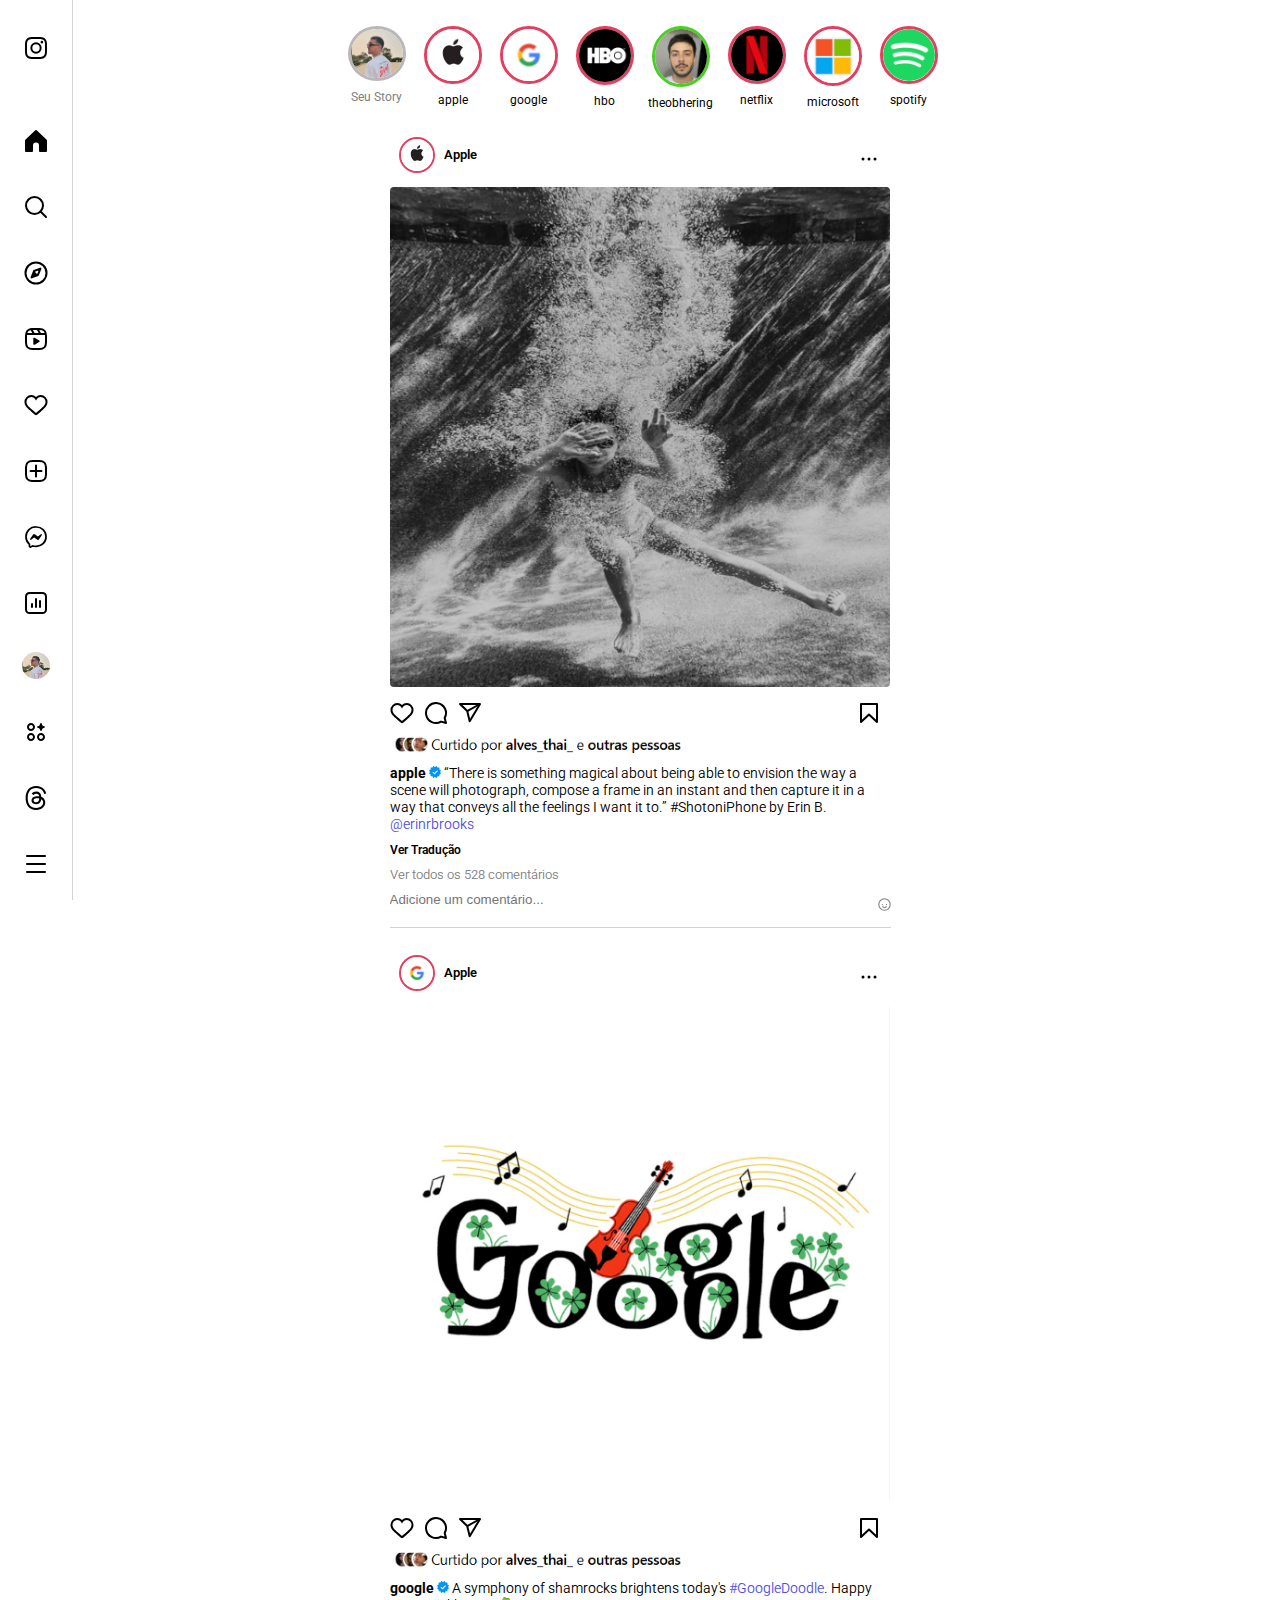
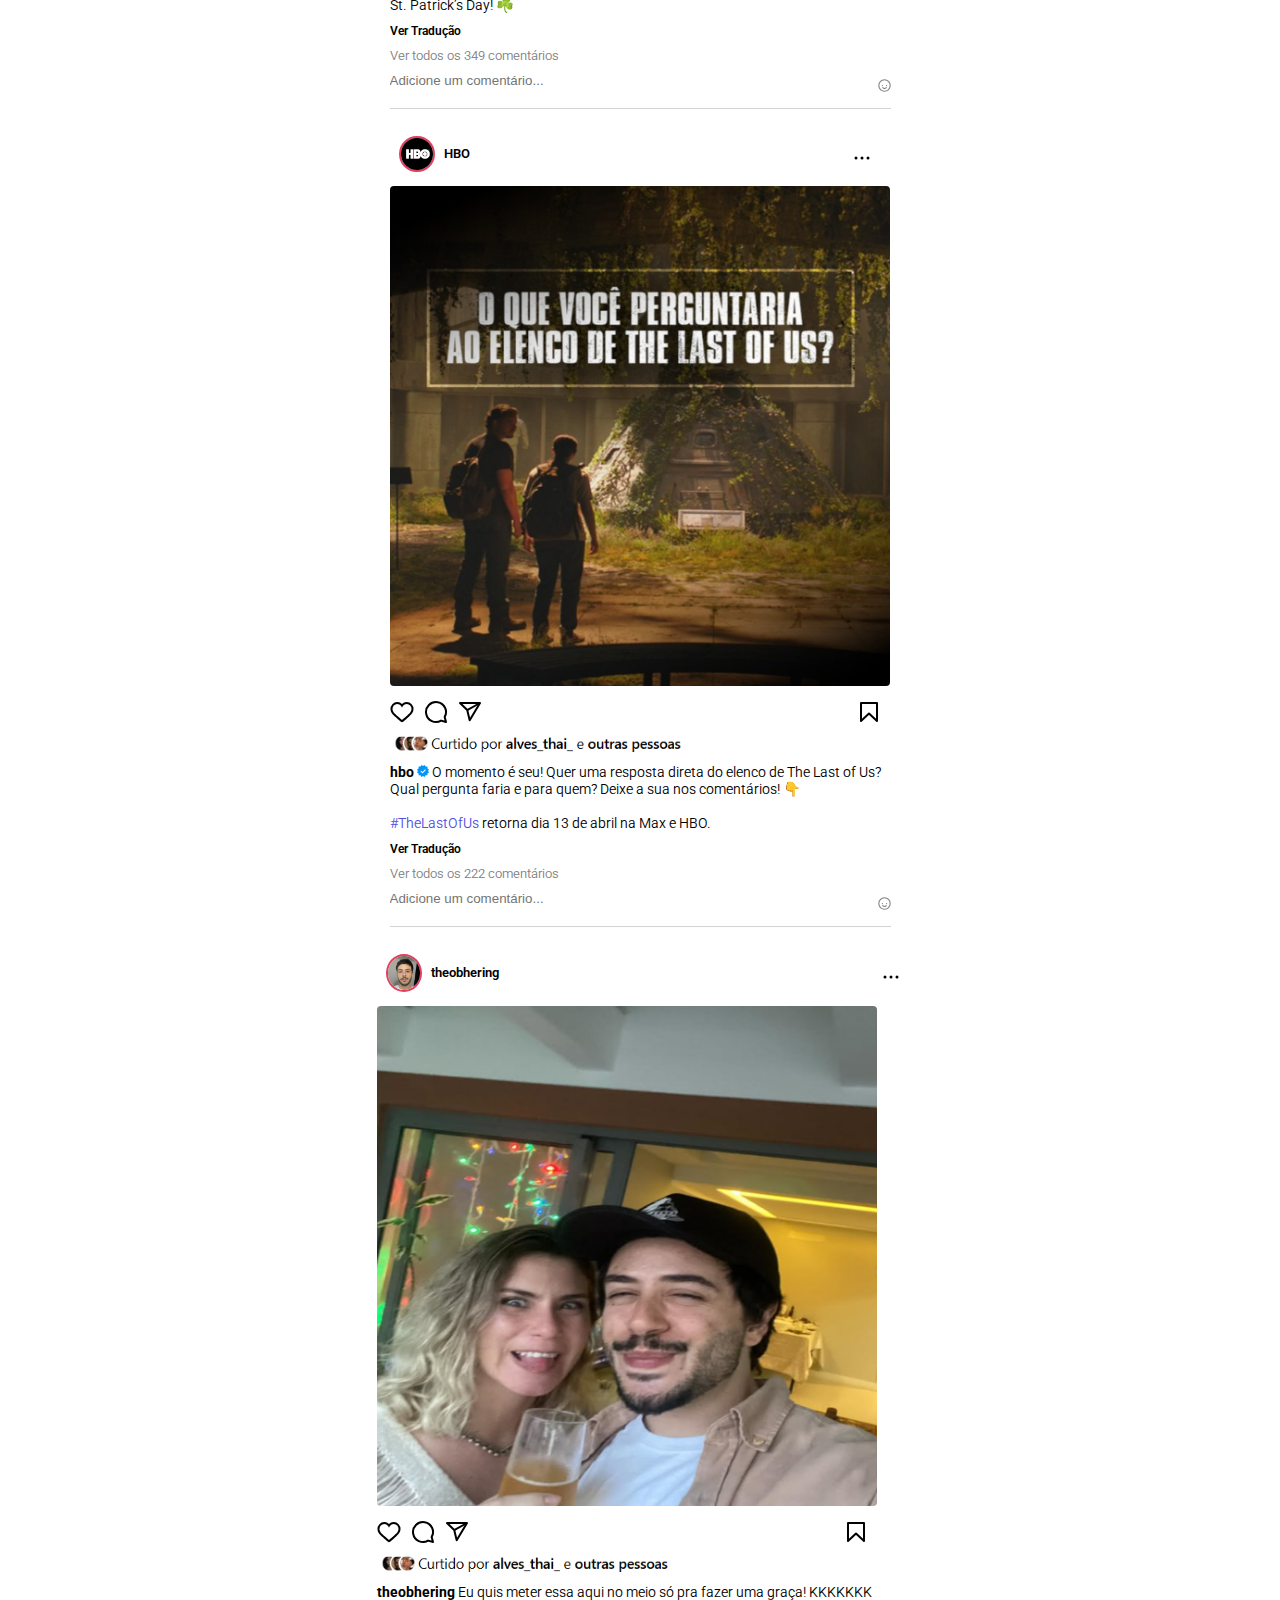
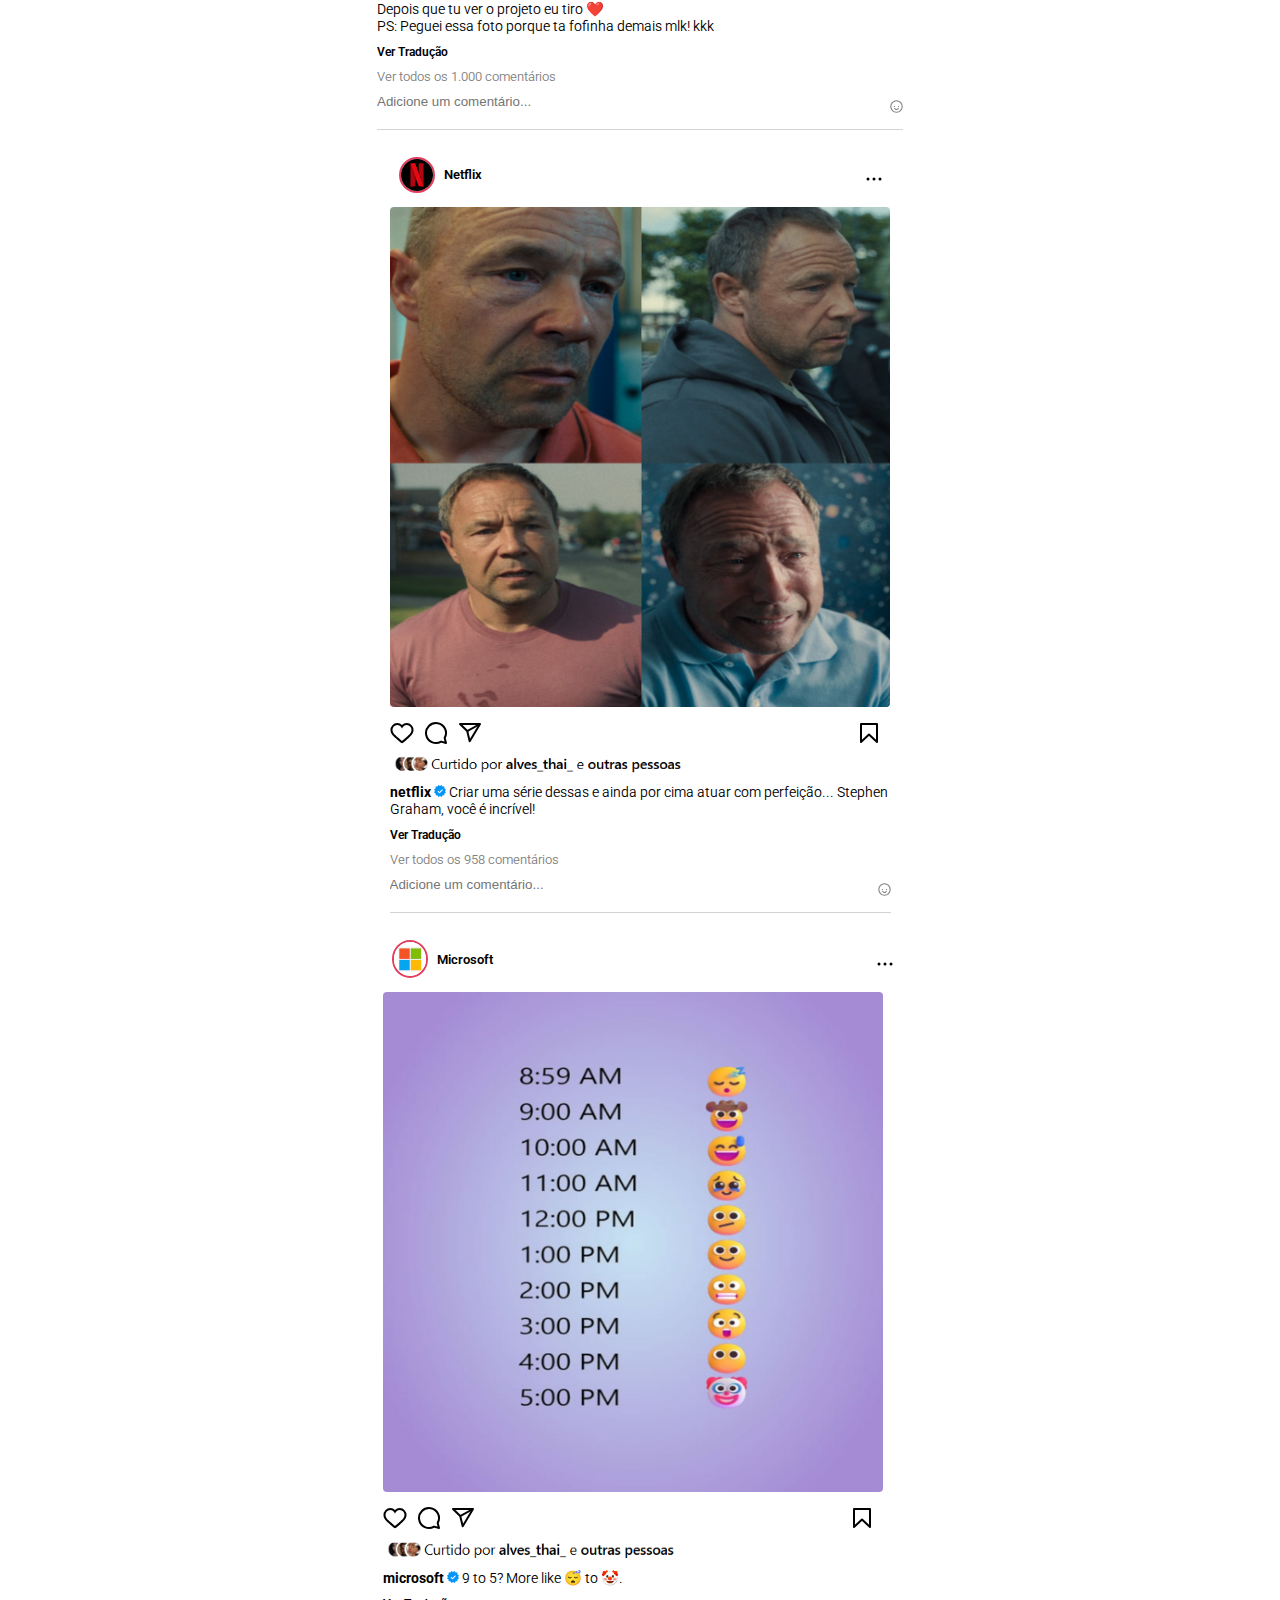
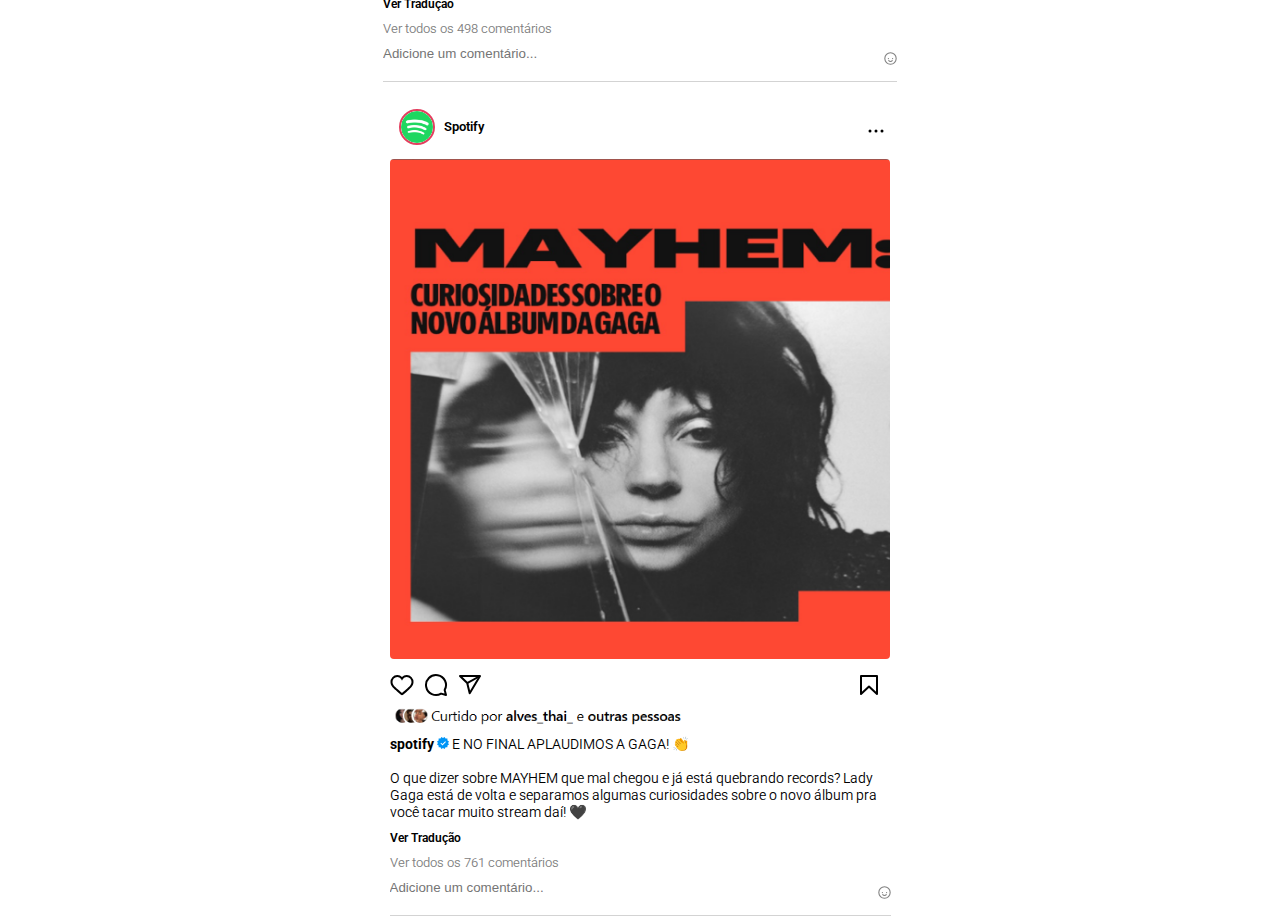
<file: index01.html>
<!DOCTYPE html>
<html lang="pt-br">
<head>
    <meta charset="UTF-8">
    <meta name="viewport" content="width=device-width, initial-scale=1.0">
    <link rel="shortcut icon" href="imagens/instagram-favicon.ico" type="image/x-icon">
    <link rel="stylesheet" href="estilos01/style.css">
    <link rel="stylesheet" href="estilos01/queries.css">
    
    <title>Clone Instagram</title>
</head>
<body>
   <header class="topbar">
    <div class="logo">
        <svg aria-label="Instagram" class="x1lliihq x1n2onr6 x5n08af" fill="currentColor" height="29" role="img" viewBox="32 4 113 32" width="103"><title>Instagram</title><path clip-rule="evenodd" d="M37.82 4.11c-2.32.97-4.86 3.7-5.66 7.13-1.02 4.34 3.21 6.17 3.56 5.57.4-.7-.76-.94-1-3.2-.3-2.9 1.05-6.16 2.75-7.58.32-.27.3.1.3.78l-.06 14.46c0 3.1-.13 4.07-.36 5.04-.23.98-.6 1.64-.33 1.9.32.28 1.68-.4 2.46-1.5a8.13 8.13 0 0 0 1.33-4.58c.07-2.06.06-5.33.07-7.19 0-1.7.03-6.71-.03-9.72-.02-.74-2.07-1.51-3.03-1.1Zm82.13 14.48a9.42 9.42 0 0 1-.88 3.75c-.85 1.72-2.63 2.25-3.39-.22-.4-1.34-.43-3.59-.13-5.47.3-1.9 1.14-3.35 2.53-3.22 1.38.13 2.02 1.9 1.87 5.16ZM96.8 28.57c-.02 2.67-.44 5.01-1.34 5.7-1.29.96-3 .23-2.65-1.72.31-1.72 1.8-3.48 4-5.64l-.01 1.66Zm-.35-10a10.56 10.56 0 0 1-.88 3.77c-.85 1.72-2.64 2.25-3.39-.22-.5-1.69-.38-3.87-.13-5.25.33-1.78 1.12-3.44 2.53-3.44 1.38 0 2.06 1.5 1.87 5.14Zm-13.41-.02a9.54 9.54 0 0 1-.87 3.8c-.88 1.7-2.63 2.24-3.4-.23-.55-1.77-.36-4.2-.13-5.5.34-1.95 1.2-3.32 2.53-3.2 1.38.14 2.04 1.9 1.87 5.13Zm61.45 1.81c-.33 0-.49.35-.61.93-.44 2.02-.9 2.48-1.5 2.48-.66 0-1.26-1-1.42-3-.12-1.58-.1-4.48.06-7.37.03-.59-.14-1.17-1.73-1.75-.68-.25-1.68-.62-2.17.58a29.65 29.65 0 0 0-2.08 7.14c0 .06-.08.07-.1-.06-.07-.87-.26-2.46-.28-5.79 0-.65-.14-1.2-.86-1.65-.47-.3-1.88-.81-2.4-.2-.43.5-.94 1.87-1.47 3.48l-.74 2.2.01-4.88c0-.5-.34-.67-.45-.7a9.54 9.54 0 0 0-1.8-.37c-.48 0-.6.27-.6.67 0 .05-.08 4.65-.08 7.87v.46c-.27 1.48-1.14 3.49-2.09 3.49s-1.4-.84-1.4-4.68c0-2.24.07-3.21.1-4.83.02-.94.06-1.65.06-1.81-.01-.5-.87-.75-1.27-.85-.4-.09-.76-.13-1.03-.11-.4.02-.67.27-.67.62v.55a3.71 3.71 0 0 0-1.83-1.49c-1.44-.43-2.94-.05-4.07 1.53a9.31 9.31 0 0 0-1.66 4.73c-.16 1.5-.1 3.01.17 4.3-.33 1.44-.96 2.04-1.64 2.04-.99 0-1.7-1.62-1.62-4.4.06-1.84.42-3.13.82-4.99.17-.8.04-1.2-.31-1.6-.32-.37-1-.56-1.99-.33-.7.16-1.7.34-2.6.47 0 0 .05-.21.1-.6.23-2.03-1.98-1.87-2.69-1.22-.42.39-.7.84-.82 1.67-.17 1.3.9 1.91.9 1.91a22.22 22.22 0 0 1-3.4 7.23v-.7c-.01-3.36.03-6 .05-6.95.02-.94.06-1.63.06-1.8 0-.36-.22-.5-.66-.67-.4-.16-.86-.26-1.34-.3-.6-.05-.97.27-.96.65v.52a3.7 3.7 0 0 0-1.84-1.49c-1.44-.43-2.94-.05-4.07 1.53a10.1 10.1 0 0 0-1.66 4.72c-.15 1.57-.13 2.9.09 4.04-.23 1.13-.89 2.3-1.63 2.3-.95 0-1.5-.83-1.5-4.67 0-2.24.07-3.21.1-4.83.02-.94.06-1.65.06-1.81 0-.5-.87-.75-1.27-.85-.42-.1-.79-.13-1.06-.1-.37.02-.63.35-.63.6v.56a3.7 3.7 0 0 0-1.84-1.49c-1.44-.43-2.93-.04-4.07 1.53-.75 1.03-1.35 2.17-1.66 4.7a15.8 15.8 0 0 0-.12 2.04c-.3 1.81-1.61 3.9-2.68 3.9-.63 0-1.23-1.21-1.23-3.8 0-3.45.22-8.36.25-8.83l1.62-.03c.68 0 1.29.01 2.19-.04.45-.02.88-1.64.42-1.84-.21-.09-1.7-.17-2.3-.18-.5-.01-1.88-.11-1.88-.11s.13-3.26.16-3.6c.02-.3-.35-.44-.57-.53a7.77 7.77 0 0 0-1.53-.44c-.76-.15-1.1 0-1.17.64-.1.97-.15 3.82-.15 3.82-.56 0-2.47-.11-3.02-.11-.52 0-1.08 2.22-.36 2.25l3.2.09-.03 6.53v.47c-.53 2.73-2.37 4.2-2.37 4.2.4-1.8-.42-3.15-1.87-4.3-.54-.42-1.6-1.22-2.79-2.1 0 0 .69-.68 1.3-2.04.43-.96.45-2.06-.61-2.3-1.75-.41-3.2.87-3.63 2.25a2.61 2.61 0 0 0 .5 2.66l.15.19c-.4.76-.94 1.78-1.4 2.58-1.27 2.2-2.24 3.95-2.97 3.95-.58 0-.57-1.77-.57-3.43 0-1.43.1-3.58.19-5.8.03-.74-.34-1.16-.96-1.54a4.33 4.33 0 0 0-1.64-.69c-.7 0-2.7.1-4.6 5.57-.23.69-.7 1.94-.7 1.94l.04-6.57c0-.16-.08-.3-.27-.4a4.68 4.68 0 0 0-1.93-.54c-.36 0-.54.17-.54.5l-.07 10.3c0 .78.02 1.69.1 2.09.08.4.2.72.36.91.15.2.33.34.62.4.28.06 1.78.25 1.86-.32.1-.69.1-1.43.89-4.2 1.22-4.31 2.82-6.42 3.58-7.16.13-.14.28-.14.27.07l-.22 5.32c-.2 5.37.78 6.36 2.17 6.36 1.07 0 2.58-1.06 4.2-3.74l2.7-4.5 1.58 1.46c1.28 1.2 1.7 2.36 1.42 3.45-.21.83-1.02 1.7-2.44.86-.42-.25-.6-.44-1.01-.71-.23-.15-.57-.2-.78-.04-.53.4-.84.92-1.01 1.55-.17.61.45.94 1.09 1.22.55.25 1.74.47 2.5.5 2.94.1 5.3-1.42 6.94-5.34.3 3.38 1.55 5.3 3.72 5.3 1.45 0 2.91-1.88 3.55-3.72.18.75.45 1.4.8 1.96 1.68 2.65 4.93 2.07 6.56-.18.5-.69.58-.94.58-.94a3.07 3.07 0 0 0 2.94 2.87c1.1 0 2.23-.52 3.03-2.31.09.2.2.38.3.56 1.68 2.65 4.93 2.07 6.56-.18l.2-.28.05 1.4-1.5 1.37c-2.52 2.3-4.44 4.05-4.58 6.09-.18 2.6 1.93 3.56 3.53 3.69a4.5 4.5 0 0 0 4.04-2.11c.78-1.15 1.3-3.63 1.26-6.08l-.06-3.56a28.55 28.55 0 0 0 5.42-9.44s.93.01 1.92-.05c.32-.02.41.04.35.27-.07.28-1.25 4.84-.17 7.88.74 2.08 2.4 2.75 3.4 2.75 1.15 0 2.26-.87 2.85-2.17l.23.42c1.68 2.65 4.92 2.07 6.56-.18.37-.5.58-.94.58-.94.36 2.2 2.07 2.88 3.05 2.88 1.02 0 2-.42 2.78-2.28.03.82.08 1.49.16 1.7.05.13.34.3.56.37.93.34 1.88.18 2.24.11.24-.05.43-.25.46-.75.07-1.33.03-3.56.43-5.21.67-2.79 1.3-3.87 1.6-4.4.17-.3.36-.35.37-.03.01.64.04 2.52.3 5.05.2 1.86.46 2.96.65 3.3.57 1 1.27 1.05 1.83 1.05.36 0 1.12-.1 1.05-.73-.03-.31.02-2.22.7-4.96.43-1.79 1.15-3.4 1.41-4 .1-.21.15-.04.15 0-.06 1.22-.18 5.25.32 7.46.68 2.98 2.65 3.32 3.34 3.32 1.47 0 2.67-1.12 3.07-4.05.1-.7-.05-1.25-.48-1.25Z" fill="currentColor" fill-rule="evenodd"></path></svg>
    </div>

    <form action="#"><input type="text" name="pesquisa" id="pesquisa" placeholder="Pesquisar"></form>

    <div class="inav">
        
        <svg aria-label="Notificações" class="x1lliihq x1n2onr6 x5n08af" fill="currentColor" height="24" role="img" viewBox="0 0 24 24" width="24"><title>Notificações</title><path d="M16.792 3.904A4.989 4.989 0 0 1 21.5 9.122c0 3.072-2.652 4.959-5.197 7.222-2.512 2.243-3.865 3.469-4.303 3.752-.477-.309-2.143-1.823-4.303-3.752C5.141 14.072 2.5 12.167 2.5 9.122a4.989 4.989 0 0 1 4.708-5.218 4.21 4.21 0 0 1 3.675 1.941c.84 1.175.98 1.763 1.12 1.763s.278-.588 1.11-1.766a4.17 4.17 0 0 1 3.679-1.938m0-2a6.04 6.04 0 0 0-4.797 2.127 6.052 6.052 0 0 0-4.787-2.127A6.985 6.985 0 0 0 .5 9.122c0 3.61 2.55 5.827 5.015 7.97.283.246.569.494.853.747l1.027.918a44.998 44.998 0 0 0 3.518 3.018 2 2 0 0 0 2.174 0 45.263 45.263 0 0 0 3.626-3.115l.922-.824c.293-.26.59-.519.885-.774 2.334-2.025 4.98-4.32 4.98-7.94a6.985 6.985 0 0 0-6.708-7.218Z"></path></svg>
       
    </div>
   </header>

   <main>
    <section class="stories">
        <div class="stories-container">
            <div class="story">
                <img class="sua-foto" src="imagens/logo-chaco.png" alt="Chaco">
                <p class="seu-nome">Seu Story</p>
            </div>
            <div class="story">
                <img src="imagens/logo-apple.jpeg" alt="Apple">
                <p class="nome">apple</p>
            </div>
            <div class="story">
                <img src="imagens/logo-google.png" alt="Google">
                <p class="nome">google</p>
            </div>
            <div class="story">
                <img src="imagens/logo-hbo.jpg" alt="HBO">
                <p class="nome">hbo</p>
            </div>
            <div class="story">
                <img class="foto-theo" src="imagens/logo-theo.png" alt="Theo">
                <p class="nome">theobhering</p>
            </div>
            <div class="story">
                <img src="imagens/logo-netflix.png" alt="Netflix">
                <p class="nome">netflix</p>
            </div>
            <div class="story">
                <img src="imagens/logo-microsoft.png" alt="Microsoft">
                <p class="nome">microsoft</p>
            </div>
            <div class="story">
                <img src="imagens/logo-spotify.png" alt="Spotify">
                <p class="nome">spotify</p>
            </div>
        </div>
    </section>

    <section class="posts">

        <div class="post-header">

            <div class="user">
                <img src="imagens/logo-apple.jpeg" alt="Logo Apple">
                <span class="nome-feed">Apple</span>
                <div class="icone-user">
                
                    <svg aria-label="Mais opções" class="opcoes" fill="currentColor" height="24" role="img" viewBox="0 0 24 24" width="24"><circle cx="12" cy="12" r="1.5"></circle><circle cx="6" cy="12" r="1.5"></circle><circle cx="18" cy="12" r="1.5"></circle></svg>

                </div>
            </div>
       
        
        <div class="post-image">
            <img src="imagens/post-apple.png" alt="Post Apple">
        </div>

        <div class="post-actions">
            
                <svg aria-label="Curtir" class="curtir" fill="currentColor" height="24" role="img" viewBox="0 0 24 24" width="24"><title>Curtir</title><path d="M16.792 3.904A4.989 4.989 0 0 1 21.5 9.122c0 3.072-2.652 4.959-5.197 7.222-2.512 2.243-3.865 3.469-4.303 3.752-.477-.309-2.143-1.823-4.303-3.752C5.141 14.072 2.5 12.167 2.5 9.122a4.989 4.989 0 0 1 4.708-5.218 4.21 4.21 0 0 1 3.675 1.941c.84 1.175.98 1.763 1.12 1.763s.278-.588 1.11-1.766a4.17 4.17 0 0 1 3.679-1.938m0-2a6.04 6.04 0 0 0-4.797 2.127 6.052 6.052 0 0 0-4.787-2.127A6.985 6.985 0 0 0 .5 9.122c0 3.61 2.55 5.827 5.015 7.97.283.246.569.494.853.747l1.027.918a44.998 44.998 0 0 0 3.518 3.018 2 2 0 0 0 2.174 0 45.263 45.263 0 0 0 3.626-3.115l.922-.824c.293-.26.59-.519.885-.774 2.334-2.025 4.98-4.32 4.98-7.94a6.985 6.985 0 0 0-6.708-7.218Z"></path></svg>
                <svg aria-label="Comentar" class="comentar" fill="currentColor" height="24" role="img" viewBox="0 0 24 24" width="24"><title>Comentar</title><path d="M20.656 17.008a9.993 9.993 0 1 0-3.59 3.615L22 22Z" fill="none" stroke="currentColor" stroke-linejoin="round" stroke-width="2"></path></svg>
                <svg aria-label="Compartilhar" class="compartilhar" fill="currentColor" height="24" role="img" viewBox="0 0 24 24" width="24"><title>Compartilhar</title><line fill="none" stroke="currentColor" stroke-linejoin="round" stroke-width="2" x1="22" x2="9.218" y1="3" y2="10.083"></line><polygon fill="none" points="11.698 20.334 22 3.001 2 3.001 9.218 10.084 11.698 20.334" stroke="currentColor" stroke-linejoin="round" stroke-width="2"></polygon></svg>
            

                <svg aria-label="Salvar" class="salvar" fill="currentColor" height="24" role="img" viewBox="0 0 24 24" width="24"><title>Salvar</title><polygon fill="none" points="20 21 12 13.44 4 21 4 3 20 3 20 21" stroke="currentColor" stroke-linecap="round" stroke-linejoin="round" stroke-width="2"></polygon></svg>
            
            
        </div>

        <div class="curtidas">
            <img src="imagens/barra-de-curtidas.png" alt="Barra de Curtidas">
        </div>

        <div class="legenda">
            <p> <a class="uname" href="#"><strong>apple</strong></a>
                <svg aria-label="Verificado" class="x1lliihq x1n2onr6" fill="rgb(0, 149, 246)" height="12" role="img" viewBox="0 0 40 40" width="12"><title>Verificado</title><path d="M19.998 3.094 14.638 0l-2.972 5.15H5.432v6.354L0 14.64 3.094 20 0 25.359l5.432 3.137v5.905h5.975L14.638 40l5.36-3.094L25.358 40l3.232-5.6h6.162v-6.01L40 25.359 36.905 20 40 14.641l-5.248-3.03v-6.46h-6.419L25.358 0l-5.36 3.094Zm7.415 11.225 2.254 2.287-11.43 11.5-6.835-6.93 2.244-2.258 4.587 4.581 9.18-9.18Z" fill-rule="evenodd"></path></svg>
                 “There is something magical about being able to envision the way a scene will photograph, compose a frame in an instant and then capture it in a way that conveys all the feelings I want it to.” #ShotoniPhone by Erin B. <a class="marca" href="#">@erinrbrooks</a>
            </p>
            <p class="traducao">Ver Tradução</p>
            <p class="vcomentarios">Ver todos os 528 comentários</p>
        </div>

        <div class="coment">
            <form action="#"><input type="text" name="comentario" id="comentario" placeholder="Adicione um comentário..."></form>

            <svg aria-label="Emoji" class="lemoji" fill="currentColor" height="13" role="img" viewBox="0 0 24 24" width="13"><title>Emoji</title><path d="M15.83 10.997a1.167 1.167 0 1 0 1.167 1.167 1.167 1.167 0 0 0-1.167-1.167Zm-6.5 1.167a1.167 1.167 0 1 0-1.166 1.167 1.167 1.167 0 0 0 1.166-1.167Zm5.163 3.24a3.406 3.406 0 0 1-4.982.007 1 1 0 1 0-1.557 1.256 5.397 5.397 0 0 0 8.09 0 1 1 0 0 0-1.55-1.263ZM12 .503a11.5 11.5 0 1 0 11.5 11.5A11.513 11.513 0 0 0 12 .503Zm0 21a9.5 9.5 0 1 1 9.5-9.5 9.51 9.51 0 0 1-9.5 9.5Z"></path></svg>
        </div>

    </section>

    <section class="posts">

        <div class="post-header">

            <div class="user">
                <img src="imagens/logo-google.png" alt="Logo Google">
                <span class="nome-feed">Apple</span>
                <div class="icone-user">
                
                    <svg aria-label="Mais opções" class="opcoes" fill="currentColor" height="24" role="img" viewBox="0 0 24 24" width="24"><circle cx="12" cy="12" r="1.5"></circle><circle cx="6" cy="12" r="1.5"></circle><circle cx="18" cy="12" r="1.5"></circle></svg>

                </div>
            </div>
       
        
        <div class="post-image">
            <img src="imagens/post-google.png" alt="Post Google">
        </div>

        <div class="post-actions">
            
                <svg aria-label="Curtir" class="curtir" fill="currentColor" height="24" role="img" viewBox="0 0 24 24" width="24"><title>Curtir</title><path d="M16.792 3.904A4.989 4.989 0 0 1 21.5 9.122c0 3.072-2.652 4.959-5.197 7.222-2.512 2.243-3.865 3.469-4.303 3.752-.477-.309-2.143-1.823-4.303-3.752C5.141 14.072 2.5 12.167 2.5 9.122a4.989 4.989 0 0 1 4.708-5.218 4.21 4.21 0 0 1 3.675 1.941c.84 1.175.98 1.763 1.12 1.763s.278-.588 1.11-1.766a4.17 4.17 0 0 1 3.679-1.938m0-2a6.04 6.04 0 0 0-4.797 2.127 6.052 6.052 0 0 0-4.787-2.127A6.985 6.985 0 0 0 .5 9.122c0 3.61 2.55 5.827 5.015 7.97.283.246.569.494.853.747l1.027.918a44.998 44.998 0 0 0 3.518 3.018 2 2 0 0 0 2.174 0 45.263 45.263 0 0 0 3.626-3.115l.922-.824c.293-.26.59-.519.885-.774 2.334-2.025 4.98-4.32 4.98-7.94a6.985 6.985 0 0 0-6.708-7.218Z"></path></svg>
                <svg aria-label="Comentar" class="comentar" fill="currentColor" height="24" role="img" viewBox="0 0 24 24" width="24"><title>Comentar</title><path d="M20.656 17.008a9.993 9.993 0 1 0-3.59 3.615L22 22Z" fill="none" stroke="currentColor" stroke-linejoin="round" stroke-width="2"></path></svg>
                <svg aria-label="Compartilhar" class="compartilhar" fill="currentColor" height="24" role="img" viewBox="0 0 24 24" width="24"><title>Compartilhar</title><line fill="none" stroke="currentColor" stroke-linejoin="round" stroke-width="2" x1="22" x2="9.218" y1="3" y2="10.083"></line><polygon fill="none" points="11.698 20.334 22 3.001 2 3.001 9.218 10.084 11.698 20.334" stroke="currentColor" stroke-linejoin="round" stroke-width="2"></polygon></svg>
            

                <svg aria-label="Salvar" class="salvar" fill="currentColor" height="24" role="img" viewBox="0 0 24 24" width="24"><title>Salvar</title><polygon fill="none" points="20 21 12 13.44 4 21 4 3 20 3 20 21" stroke="currentColor" stroke-linecap="round" stroke-linejoin="round" stroke-width="2"></polygon></svg>
            
            
        </div>

        <div class="curtidas">
            <img src="imagens/barra-de-curtidas.png" alt="Barra de Curtidas">
        </div>

        <div class="legenda">
            <p> <a class="uname" href="#"><strong>google</strong></a>
                <svg aria-label="Verificado" class="x1lliihq x1n2onr6" fill="rgb(0, 149, 246)" height="12" role="img" viewBox="0 0 40 40" width="12"><title>Verificado</title><path d="M19.998 3.094 14.638 0l-2.972 5.15H5.432v6.354L0 14.64 3.094 20 0 25.359l5.432 3.137v5.905h5.975L14.638 40l5.36-3.094L25.358 40l3.232-5.6h6.162v-6.01L40 25.359 36.905 20 40 14.641l-5.248-3.03v-6.46h-6.419L25.358 0l-5.36 3.094Zm7.415 11.225 2.254 2.287-11.43 11.5-6.835-6.93 2.244-2.258 4.587 4.581 9.18-9.18Z" fill-rule="evenodd"></path></svg>
                A symphony of shamrocks brightens today's <a class="marca" href="#">#GoogleDoodle</a>. Happy St. Patrick’s Day! ☘️
            </p>
            <p class="traducao">Ver Tradução</p>
            <p class="vcomentarios">Ver todos os 349 comentários</p>
        </div>

        <div class="coment">
            <form action="#"><input type="text" name="comentario" id="comentario" placeholder="Adicione um comentário..."></form>

            <svg aria-label="Emoji" class="lemoji" fill="currentColor" height="13" role="img" viewBox="0 0 24 24" width="13"><title>Emoji</title><path d="M15.83 10.997a1.167 1.167 0 1 0 1.167 1.167 1.167 1.167 0 0 0-1.167-1.167Zm-6.5 1.167a1.167 1.167 0 1 0-1.166 1.167 1.167 1.167 0 0 0 1.166-1.167Zm5.163 3.24a3.406 3.406 0 0 1-4.982.007 1 1 0 1 0-1.557 1.256 5.397 5.397 0 0 0 8.09 0 1 1 0 0 0-1.55-1.263ZM12 .503a11.5 11.5 0 1 0 11.5 11.5A11.513 11.513 0 0 0 12 .503Zm0 21a9.5 9.5 0 1 1 9.5-9.5 9.51 9.51 0 0 1-9.5 9.5Z"></path></svg>
        </div>

    </section>

    <section class="posts">

        <div class="post-header">

            <div class="user">
                <img src="imagens/logo-hbo.jpg" alt="Logo HBO">
                <span class="nome-feed">HBO</span>
                <div class="icone-user">
                
                    <svg aria-label="Mais opções" class="opcoes" fill="currentColor" height="24" role="img" viewBox="0 0 24 24" width="24"><circle cx="12" cy="12" r="1.5"></circle><circle cx="6" cy="12" r="1.5"></circle><circle cx="18" cy="12" r="1.5"></circle></svg>

                </div>
            </div>
       
        
        <div class="post-image">
            <img src="imagens/post-hbo.png" alt="Post HBO">
        </div>

        <div class="post-actions">
            
                <svg aria-label="Curtir" class="curtir" fill="currentColor" height="24" role="img" viewBox="0 0 24 24" width="24"><title>Curtir</title><path d="M16.792 3.904A4.989 4.989 0 0 1 21.5 9.122c0 3.072-2.652 4.959-5.197 7.222-2.512 2.243-3.865 3.469-4.303 3.752-.477-.309-2.143-1.823-4.303-3.752C5.141 14.072 2.5 12.167 2.5 9.122a4.989 4.989 0 0 1 4.708-5.218 4.21 4.21 0 0 1 3.675 1.941c.84 1.175.98 1.763 1.12 1.763s.278-.588 1.11-1.766a4.17 4.17 0 0 1 3.679-1.938m0-2a6.04 6.04 0 0 0-4.797 2.127 6.052 6.052 0 0 0-4.787-2.127A6.985 6.985 0 0 0 .5 9.122c0 3.61 2.55 5.827 5.015 7.97.283.246.569.494.853.747l1.027.918a44.998 44.998 0 0 0 3.518 3.018 2 2 0 0 0 2.174 0 45.263 45.263 0 0 0 3.626-3.115l.922-.824c.293-.26.59-.519.885-.774 2.334-2.025 4.98-4.32 4.98-7.94a6.985 6.985 0 0 0-6.708-7.218Z"></path></svg>
                <svg aria-label="Comentar" class="comentar" fill="currentColor" height="24" role="img" viewBox="0 0 24 24" width="24"><title>Comentar</title><path d="M20.656 17.008a9.993 9.993 0 1 0-3.59 3.615L22 22Z" fill="none" stroke="currentColor" stroke-linejoin="round" stroke-width="2"></path></svg>
                <svg aria-label="Compartilhar" class="compartilhar" fill="currentColor" height="24" role="img" viewBox="0 0 24 24" width="24"><title>Compartilhar</title><line fill="none" stroke="currentColor" stroke-linejoin="round" stroke-width="2" x1="22" x2="9.218" y1="3" y2="10.083"></line><polygon fill="none" points="11.698 20.334 22 3.001 2 3.001 9.218 10.084 11.698 20.334" stroke="currentColor" stroke-linejoin="round" stroke-width="2"></polygon></svg>
            

                <svg aria-label="Salvar" class="salvar" fill="currentColor" height="24" role="img" viewBox="0 0 24 24" width="24"><title>Salvar</title><polygon fill="none" points="20 21 12 13.44 4 21 4 3 20 3 20 21" stroke="currentColor" stroke-linecap="round" stroke-linejoin="round" stroke-width="2"></polygon></svg>
            
            
        </div>

        <div class="curtidas">
            <img src="imagens/barra-de-curtidas.png" alt="Barra de Curtidas">
        </div>

        <div class="legenda">
            <p> <a class="uname" href="#"><strong>hbo</strong></a>
                <svg aria-label="Verificado" class="x1lliihq x1n2onr6" fill="rgb(0, 149, 246)" height="12" role="img" viewBox="0 0 40 40" width="12"><title>Verificado</title><path d="M19.998 3.094 14.638 0l-2.972 5.15H5.432v6.354L0 14.64 3.094 20 0 25.359l5.432 3.137v5.905h5.975L14.638 40l5.36-3.094L25.358 40l3.232-5.6h6.162v-6.01L40 25.359 36.905 20 40 14.641l-5.248-3.03v-6.46h-6.419L25.358 0l-5.36 3.094Zm7.415 11.225 2.254 2.287-11.43 11.5-6.835-6.93 2.244-2.258 4.587 4.581 9.18-9.18Z" fill-rule="evenodd"></path></svg>
                O momento é seu! Quer uma resposta direta do elenco de The Last of Us? Qual pergunta faria e para quem? Deixe a sua nos comentários! 👇 <br><br>
                <a href="#" class="marca">#TheLastOfUs</a> retorna dia 13 de abril na Max e HBO.
            </p>
            <p class="traducao">Ver Tradução</p>
            <p class="vcomentarios">Ver todos os 222 comentários</p>
        </div>

        <div class="coment">
            <form action="#"><input type="text" name="comentario" id="comentario" placeholder="Adicione um comentário..."></form>

            <svg aria-label="Emoji" class="lemoji" fill="currentColor" height="13" role="img" viewBox="0 0 24 24" width="13"><title>Emoji</title><path d="M15.83 10.997a1.167 1.167 0 1 0 1.167 1.167 1.167 1.167 0 0 0-1.167-1.167Zm-6.5 1.167a1.167 1.167 0 1 0-1.166 1.167 1.167 1.167 0 0 0 1.166-1.167Zm5.163 3.24a3.406 3.406 0 0 1-4.982.007 1 1 0 1 0-1.557 1.256 5.397 5.397 0 0 0 8.09 0 1 1 0 0 0-1.55-1.263ZM12 .503a11.5 11.5 0 1 0 11.5 11.5A11.513 11.513 0 0 0 12 .503Zm0 21a9.5 9.5 0 1 1 9.5-9.5 9.51 9.51 0 0 1-9.5 9.5Z"></path></svg>
        </div>

    </section>

    <section class="posts">

        <div class="post-header">

            <div class="user">
                <img src="imagens/logo-theo.png" alt="Logo Theo">
                <span class="nome-feed">theobhering</span>
                <div class="icone-user">
                
                    <svg aria-label="Mais opções" class="opcoes" fill="currentColor" height="24" role="img" viewBox="0 0 24 24" width="24"><circle cx="12" cy="12" r="1.5"></circle><circle cx="6" cy="12" r="1.5"></circle><circle cx="18" cy="12" r="1.5"></circle></svg>

                </div>
            </div>
       
        
        <div class="post-image">
            <img src="imagens/post-theo.png" alt="Post Theo">
        </div>

        <div class="post-actions">
            
                <svg aria-label="Curtir" class="curtir" fill="currentColor" height="24" role="img" viewBox="0 0 24 24" width="24"><title>Curtir</title><path d="M16.792 3.904A4.989 4.989 0 0 1 21.5 9.122c0 3.072-2.652 4.959-5.197 7.222-2.512 2.243-3.865 3.469-4.303 3.752-.477-.309-2.143-1.823-4.303-3.752C5.141 14.072 2.5 12.167 2.5 9.122a4.989 4.989 0 0 1 4.708-5.218 4.21 4.21 0 0 1 3.675 1.941c.84 1.175.98 1.763 1.12 1.763s.278-.588 1.11-1.766a4.17 4.17 0 0 1 3.679-1.938m0-2a6.04 6.04 0 0 0-4.797 2.127 6.052 6.052 0 0 0-4.787-2.127A6.985 6.985 0 0 0 .5 9.122c0 3.61 2.55 5.827 5.015 7.97.283.246.569.494.853.747l1.027.918a44.998 44.998 0 0 0 3.518 3.018 2 2 0 0 0 2.174 0 45.263 45.263 0 0 0 3.626-3.115l.922-.824c.293-.26.59-.519.885-.774 2.334-2.025 4.98-4.32 4.98-7.94a6.985 6.985 0 0 0-6.708-7.218Z"></path></svg>
                <svg aria-label="Comentar" class="comentar" fill="currentColor" height="24" role="img" viewBox="0 0 24 24" width="24"><title>Comentar</title><path d="M20.656 17.008a9.993 9.993 0 1 0-3.59 3.615L22 22Z" fill="none" stroke="currentColor" stroke-linejoin="round" stroke-width="2"></path></svg>
                <svg aria-label="Compartilhar" class="compartilhar" fill="currentColor" height="24" role="img" viewBox="0 0 24 24" width="24"><title>Compartilhar</title><line fill="none" stroke="currentColor" stroke-linejoin="round" stroke-width="2" x1="22" x2="9.218" y1="3" y2="10.083"></line><polygon fill="none" points="11.698 20.334 22 3.001 2 3.001 9.218 10.084 11.698 20.334" stroke="currentColor" stroke-linejoin="round" stroke-width="2"></polygon></svg>
            

                <svg aria-label="Salvar" class="salvar" fill="currentColor" height="24" role="img" viewBox="0 0 24 24" width="24"><title>Salvar</title><polygon fill="none" points="20 21 12 13.44 4 21 4 3 20 3 20 21" stroke="currentColor" stroke-linecap="round" stroke-linejoin="round" stroke-width="2"></polygon></svg>
            
            
        </div>

        <div class="curtidas">
            <img src="imagens/barra-de-curtidas.png" alt="Barra de Curtidas">
        </div>

        <div class="legenda">
            <p> <a class="uname" href="#"><strong>theobhering</strong></a>
                
                Eu quis meter essa aqui no meio só pra fazer uma graça! KKKKKKK <br>
                Depois que tu ver o projeto eu tiro ❤️ <br>
                PS: Peguei essa foto porque ta fofinha demais mlk! kkk
            </p>
            <p class="traducao">Ver Tradução</p>
            <p class="vcomentarios">Ver todos os 1.000 comentários</p>
        </div>

        <div class="coment">
            <form action="#"><input type="text" name="comentario" id="comentario" placeholder="Adicione um comentário..."></form>

            <svg aria-label="Emoji" class="lemoji" fill="currentColor" height="13" role="img" viewBox="0 0 24 24" width="13"><title>Emoji</title><path d="M15.83 10.997a1.167 1.167 0 1 0 1.167 1.167 1.167 1.167 0 0 0-1.167-1.167Zm-6.5 1.167a1.167 1.167 0 1 0-1.166 1.167 1.167 1.167 0 0 0 1.166-1.167Zm5.163 3.24a3.406 3.406 0 0 1-4.982.007 1 1 0 1 0-1.557 1.256 5.397 5.397 0 0 0 8.09 0 1 1 0 0 0-1.55-1.263ZM12 .503a11.5 11.5 0 1 0 11.5 11.5A11.513 11.513 0 0 0 12 .503Zm0 21a9.5 9.5 0 1 1 9.5-9.5 9.51 9.51 0 0 1-9.5 9.5Z"></path></svg>
        </div>

    </section>

    <section class="posts">

        <div class="post-header">

            <div class="user">
                <img src="imagens/logo-netflix.png" alt="Logo Netflix">
                <span class="nome-feed">Netflix</span>
                <div class="icone-user">
                
                    <svg aria-label="Mais opções" class="opcoes" fill="currentColor" height="24" role="img" viewBox="0 0 24 24" width="24"><circle cx="12" cy="12" r="1.5"></circle><circle cx="6" cy="12" r="1.5"></circle><circle cx="18" cy="12" r="1.5"></circle></svg>

                </div>
            </div>
       
        
        <div class="post-image">
            <img src="imagens/post-netflix.png" alt="Post Theo">
        </div>

        <div class="post-actions">
            
                <svg aria-label="Curtir" class="curtir" fill="currentColor" height="24" role="img" viewBox="0 0 24 24" width="24"><title>Curtir</title><path d="M16.792 3.904A4.989 4.989 0 0 1 21.5 9.122c0 3.072-2.652 4.959-5.197 7.222-2.512 2.243-3.865 3.469-4.303 3.752-.477-.309-2.143-1.823-4.303-3.752C5.141 14.072 2.5 12.167 2.5 9.122a4.989 4.989 0 0 1 4.708-5.218 4.21 4.21 0 0 1 3.675 1.941c.84 1.175.98 1.763 1.12 1.763s.278-.588 1.11-1.766a4.17 4.17 0 0 1 3.679-1.938m0-2a6.04 6.04 0 0 0-4.797 2.127 6.052 6.052 0 0 0-4.787-2.127A6.985 6.985 0 0 0 .5 9.122c0 3.61 2.55 5.827 5.015 7.97.283.246.569.494.853.747l1.027.918a44.998 44.998 0 0 0 3.518 3.018 2 2 0 0 0 2.174 0 45.263 45.263 0 0 0 3.626-3.115l.922-.824c.293-.26.59-.519.885-.774 2.334-2.025 4.98-4.32 4.98-7.94a6.985 6.985 0 0 0-6.708-7.218Z"></path></svg>
                <svg aria-label="Comentar" class="comentar" fill="currentColor" height="24" role="img" viewBox="0 0 24 24" width="24"><title>Comentar</title><path d="M20.656 17.008a9.993 9.993 0 1 0-3.59 3.615L22 22Z" fill="none" stroke="currentColor" stroke-linejoin="round" stroke-width="2"></path></svg>
                <svg aria-label="Compartilhar" class="compartilhar" fill="currentColor" height="24" role="img" viewBox="0 0 24 24" width="24"><title>Compartilhar</title><line fill="none" stroke="currentColor" stroke-linejoin="round" stroke-width="2" x1="22" x2="9.218" y1="3" y2="10.083"></line><polygon fill="none" points="11.698 20.334 22 3.001 2 3.001 9.218 10.084 11.698 20.334" stroke="currentColor" stroke-linejoin="round" stroke-width="2"></polygon></svg>
            

                <svg aria-label="Salvar" class="salvar" fill="currentColor" height="24" role="img" viewBox="0 0 24 24" width="24"><title>Salvar</title><polygon fill="none" points="20 21 12 13.44 4 21 4 3 20 3 20 21" stroke="currentColor" stroke-linecap="round" stroke-linejoin="round" stroke-width="2"></polygon></svg>
            
            
        </div>

        <div class="curtidas">
            <img src="imagens/barra-de-curtidas.png" alt="Barra de Curtidas">
        </div>

        <div class="legenda">
            <p> <a class="uname" href="#"><strong>netflix</strong></a>
                <svg aria-label="Verificado" class="x1lliihq x1n2onr6" fill="rgb(0, 149, 246)" height="12" role="img" viewBox="0 0 40 40" width="12"><title>Verificado</title><path d="M19.998 3.094 14.638 0l-2.972 5.15H5.432v6.354L0 14.64 3.094 20 0 25.359l5.432 3.137v5.905h5.975L14.638 40l5.36-3.094L25.358 40l3.232-5.6h6.162v-6.01L40 25.359 36.905 20 40 14.641l-5.248-3.03v-6.46h-6.419L25.358 0l-5.36 3.094Zm7.415 11.225 2.254 2.287-11.43 11.5-6.835-6.93 2.244-2.258 4.587 4.581 9.18-9.18Z" fill-rule="evenodd"></path></svg>
                
                Criar uma série dessas e ainda por cima atuar com perfeição... Stephen Graham, você é incrível!
            </p>
            <p class="traducao">Ver Tradução</p>
            <p class="vcomentarios">Ver todos os 958 comentários</p>
        </div>

        <div class="coment">
            <form action="#"><input type="text" name="comentario" id="comentario" placeholder="Adicione um comentário..."></form>

            <svg aria-label="Emoji" class="lemoji" fill="currentColor" height="13" role="img" viewBox="0 0 24 24" width="13"><title>Emoji</title><path d="M15.83 10.997a1.167 1.167 0 1 0 1.167 1.167 1.167 1.167 0 0 0-1.167-1.167Zm-6.5 1.167a1.167 1.167 0 1 0-1.166 1.167 1.167 1.167 0 0 0 1.166-1.167Zm5.163 3.24a3.406 3.406 0 0 1-4.982.007 1 1 0 1 0-1.557 1.256 5.397 5.397 0 0 0 8.09 0 1 1 0 0 0-1.55-1.263ZM12 .503a11.5 11.5 0 1 0 11.5 11.5A11.513 11.513 0 0 0 12 .503Zm0 21a9.5 9.5 0 1 1 9.5-9.5 9.51 9.51 0 0 1-9.5 9.5Z"></path></svg>
        </div>

    </section>

    <section class="posts">

        <div class="post-header">

            <div class="user">
                <img src="imagens/logo-microsoft.png" alt="Logo Microsoft">
                <span class="nome-feed">Microsoft</span>
                <div class="icone-user">
                
                    <svg aria-label="Mais opções" class="opcoes" fill="currentColor" height="24" role="img" viewBox="0 0 24 24" width="24"><circle cx="12" cy="12" r="1.5"></circle><circle cx="6" cy="12" r="1.5"></circle><circle cx="18" cy="12" r="1.5"></circle></svg>

                </div>
            </div>
       
        
        <div class="post-image">
            <img src="imagens/post-microsoft.png" alt="Post Microsoft">
        </div>

        <div class="post-actions">
            
                <svg aria-label="Curtir" class="curtir" fill="currentColor" height="24" role="img" viewBox="0 0 24 24" width="24"><title>Curtir</title><path d="M16.792 3.904A4.989 4.989 0 0 1 21.5 9.122c0 3.072-2.652 4.959-5.197 7.222-2.512 2.243-3.865 3.469-4.303 3.752-.477-.309-2.143-1.823-4.303-3.752C5.141 14.072 2.5 12.167 2.5 9.122a4.989 4.989 0 0 1 4.708-5.218 4.21 4.21 0 0 1 3.675 1.941c.84 1.175.98 1.763 1.12 1.763s.278-.588 1.11-1.766a4.17 4.17 0 0 1 3.679-1.938m0-2a6.04 6.04 0 0 0-4.797 2.127 6.052 6.052 0 0 0-4.787-2.127A6.985 6.985 0 0 0 .5 9.122c0 3.61 2.55 5.827 5.015 7.97.283.246.569.494.853.747l1.027.918a44.998 44.998 0 0 0 3.518 3.018 2 2 0 0 0 2.174 0 45.263 45.263 0 0 0 3.626-3.115l.922-.824c.293-.26.59-.519.885-.774 2.334-2.025 4.98-4.32 4.98-7.94a6.985 6.985 0 0 0-6.708-7.218Z"></path></svg>
                <svg aria-label="Comentar" class="comentar" fill="currentColor" height="24" role="img" viewBox="0 0 24 24" width="24"><title>Comentar</title><path d="M20.656 17.008a9.993 9.993 0 1 0-3.59 3.615L22 22Z" fill="none" stroke="currentColor" stroke-linejoin="round" stroke-width="2"></path></svg>
                <svg aria-label="Compartilhar" class="compartilhar" fill="currentColor" height="24" role="img" viewBox="0 0 24 24" width="24"><title>Compartilhar</title><line fill="none" stroke="currentColor" stroke-linejoin="round" stroke-width="2" x1="22" x2="9.218" y1="3" y2="10.083"></line><polygon fill="none" points="11.698 20.334 22 3.001 2 3.001 9.218 10.084 11.698 20.334" stroke="currentColor" stroke-linejoin="round" stroke-width="2"></polygon></svg>
            

                <svg aria-label="Salvar" class="salvar" fill="currentColor" height="24" role="img" viewBox="0 0 24 24" width="24"><title>Salvar</title><polygon fill="none" points="20 21 12 13.44 4 21 4 3 20 3 20 21" stroke="currentColor" stroke-linecap="round" stroke-linejoin="round" stroke-width="2"></polygon></svg>
            
            
        </div>

        <div class="curtidas">
            <img src="imagens/barra-de-curtidas.png" alt="Barra de Curtidas">
        </div>

        <div class="legenda">
            <p> <a class="uname" href="#"><strong>microsoft</strong></a>
                <svg aria-label="Verificado" class="x1lliihq x1n2onr6" fill="rgb(0, 149, 246)" height="12" role="img" viewBox="0 0 40 40" width="12"><title>Verificado</title><path d="M19.998 3.094 14.638 0l-2.972 5.15H5.432v6.354L0 14.64 3.094 20 0 25.359l5.432 3.137v5.905h5.975L14.638 40l5.36-3.094L25.358 40l3.232-5.6h6.162v-6.01L40 25.359 36.905 20 40 14.641l-5.248-3.03v-6.46h-6.419L25.358 0l-5.36 3.094Zm7.415 11.225 2.254 2.287-11.43 11.5-6.835-6.93 2.244-2.258 4.587 4.581 9.18-9.18Z" fill-rule="evenodd"></path></svg>
                
                9 to 5? More like 😴 to 🤡.
            </p>
            <p class="traducao">Ver Tradução</p>
            <p class="vcomentarios">Ver todos os 498 comentários</p>
        </div>

        <div class="coment">
            <form action="#"><input type="text" name="comentario" id="comentario" placeholder="Adicione um comentário..."></form>

            <svg aria-label="Emoji" class="lemoji" fill="currentColor" height="13" role="img" viewBox="0 0 24 24" width="13"><title>Emoji</title><path d="M15.83 10.997a1.167 1.167 0 1 0 1.167 1.167 1.167 1.167 0 0 0-1.167-1.167Zm-6.5 1.167a1.167 1.167 0 1 0-1.166 1.167 1.167 1.167 0 0 0 1.166-1.167Zm5.163 3.24a3.406 3.406 0 0 1-4.982.007 1 1 0 1 0-1.557 1.256 5.397 5.397 0 0 0 8.09 0 1 1 0 0 0-1.55-1.263ZM12 .503a11.5 11.5 0 1 0 11.5 11.5A11.513 11.513 0 0 0 12 .503Zm0 21a9.5 9.5 0 1 1 9.5-9.5 9.51 9.51 0 0 1-9.5 9.5Z"></path></svg>
        </div>

    </section>
    
    <section class="posts">

        <div class="post-header">

            <div class="user">
                <img src="imagens/logo-spotify.png" alt="Logo Spotify">
                <span class="nome-feed">Spotify</span>
                <div class="icone-user">
                
                    <svg aria-label="Mais opções" class="opcoes" fill="currentColor" height="24" role="img" viewBox="0 0 24 24" width="24"><circle cx="12" cy="12" r="1.5"></circle><circle cx="6" cy="12" r="1.5"></circle><circle cx="18" cy="12" r="1.5"></circle></svg>

                </div>
            </div>
       
        
        <div class="post-image">
            <img src="imagens/post-spotify.png" alt="Post Spotify">
        </div>

        <div class="post-actions">
            
                <svg aria-label="Curtir" class="curtir" fill="currentColor" height="24" role="img" viewBox="0 0 24 24" width="24"><title>Curtir</title><path d="M16.792 3.904A4.989 4.989 0 0 1 21.5 9.122c0 3.072-2.652 4.959-5.197 7.222-2.512 2.243-3.865 3.469-4.303 3.752-.477-.309-2.143-1.823-4.303-3.752C5.141 14.072 2.5 12.167 2.5 9.122a4.989 4.989 0 0 1 4.708-5.218 4.21 4.21 0 0 1 3.675 1.941c.84 1.175.98 1.763 1.12 1.763s.278-.588 1.11-1.766a4.17 4.17 0 0 1 3.679-1.938m0-2a6.04 6.04 0 0 0-4.797 2.127 6.052 6.052 0 0 0-4.787-2.127A6.985 6.985 0 0 0 .5 9.122c0 3.61 2.55 5.827 5.015 7.97.283.246.569.494.853.747l1.027.918a44.998 44.998 0 0 0 3.518 3.018 2 2 0 0 0 2.174 0 45.263 45.263 0 0 0 3.626-3.115l.922-.824c.293-.26.59-.519.885-.774 2.334-2.025 4.98-4.32 4.98-7.94a6.985 6.985 0 0 0-6.708-7.218Z"></path></svg>
                <svg aria-label="Comentar" class="comentar" fill="currentColor" height="24" role="img" viewBox="0 0 24 24" width="24"><title>Comentar</title><path d="M20.656 17.008a9.993 9.993 0 1 0-3.59 3.615L22 22Z" fill="none" stroke="currentColor" stroke-linejoin="round" stroke-width="2"></path></svg>
                <svg aria-label="Compartilhar" class="compartilhar" fill="currentColor" height="24" role="img" viewBox="0 0 24 24" width="24"><title>Compartilhar</title><line fill="none" stroke="currentColor" stroke-linejoin="round" stroke-width="2" x1="22" x2="9.218" y1="3" y2="10.083"></line><polygon fill="none" points="11.698 20.334 22 3.001 2 3.001 9.218 10.084 11.698 20.334" stroke="currentColor" stroke-linejoin="round" stroke-width="2"></polygon></svg>
            

                <svg aria-label="Salvar" class="salvar" fill="currentColor" height="24" role="img" viewBox="0 0 24 24" width="24"><title>Salvar</title><polygon fill="none" points="20 21 12 13.44 4 21 4 3 20 3 20 21" stroke="currentColor" stroke-linecap="round" stroke-linejoin="round" stroke-width="2"></polygon></svg>
            
            
        </div>

        <div class="curtidas">
            <img src="imagens/barra-de-curtidas.png" alt="Barra de Curtidas">
        </div>

        <div class="legenda">
            <p> <a class="uname" href="#"><strong>spotify</strong></a>
                <svg aria-label="Verificado" class="x1lliihq x1n2onr6" fill="rgb(0, 149, 246)" height="12" role="img" viewBox="0 0 40 40" width="12"><title>Verificado</title><path d="M19.998 3.094 14.638 0l-2.972 5.15H5.432v6.354L0 14.64 3.094 20 0 25.359l5.432 3.137v5.905h5.975L14.638 40l5.36-3.094L25.358 40l3.232-5.6h6.162v-6.01L40 25.359 36.905 20 40 14.641l-5.248-3.03v-6.46h-6.419L25.358 0l-5.36 3.094Zm7.415 11.225 2.254 2.287-11.43 11.5-6.835-6.93 2.244-2.258 4.587 4.581 9.18-9.18Z" fill-rule="evenodd"></path></svg>
                
                E NO FINAL APLAUDIMOS A GAGA! 👏 <br><br>
                O que dizer sobre MAYHEM que mal chegou e já está quebrando records? Lady Gaga está de volta e separamos algumas curiosidades sobre o novo álbum pra você tacar muito stream daí! 🖤
            </p>
            <p class="traducao">Ver Tradução</p>
            <p class="vcomentarios">Ver todos os 761 comentários</p>
        </div>

        <div class="coment">
            <form action="#"><input type="text" name="comentario" id="comentario" placeholder="Adicione um comentário..."></form>

            <svg aria-label="Emoji" class="lemoji" fill="currentColor" height="13" role="img" viewBox="0 0 24 24" width="13"><title>Emoji</title><path d="M15.83 10.997a1.167 1.167 0 1 0 1.167 1.167 1.167 1.167 0 0 0-1.167-1.167Zm-6.5 1.167a1.167 1.167 0 1 0-1.166 1.167 1.167 1.167 0 0 0 1.166-1.167Zm5.163 3.24a3.406 3.406 0 0 1-4.982.007 1 1 0 1 0-1.557 1.256 5.397 5.397 0 0 0 8.09 0 1 1 0 0 0-1.55-1.263ZM12 .503a11.5 11.5 0 1 0 11.5 11.5A11.513 11.513 0 0 0 12 .503Zm0 21a9.5 9.5 0 1 1 9.5-9.5 9.51 9.51 0 0 1-9.5 9.5Z"></path></svg>
        </div>

    </section>
    
   </main>

   <nav class="menu">

    <a href="#"><svg aria-label="Instagram" id="logo-nav" class="iweb" fill="currentColor" height="24" role="img" viewBox="0 0 24 24" width="24"><title>Instagram</title><path d="M12 2.982c2.937 0 3.285.011 4.445.064a6.087 6.087 0 0 1 2.042.379 3.408 3.408 0 0 1 1.265.823 3.408 3.408 0 0 1 .823 1.265 6.087 6.087 0 0 1 .379 2.042c.053 1.16.064 1.508.064 4.445s-.011 3.285-.064 4.445a6.087 6.087 0 0 1-.379 2.042 3.643 3.643 0 0 1-2.088 2.088 6.087 6.087 0 0 1-2.042.379c-1.16.053-1.508.064-4.445.064s-3.285-.011-4.445-.064a6.087 6.087 0 0 1-2.043-.379 3.408 3.408 0 0 1-1.264-.823 3.408 3.408 0 0 1-.823-1.265 6.087 6.087 0 0 1-.379-2.042c-.053-1.16-.064-1.508-.064-4.445s.011-3.285.064-4.445a6.087 6.087 0 0 1 .379-2.042 3.408 3.408 0 0 1 .823-1.265 3.408 3.408 0 0 1 1.265-.823 6.087 6.087 0 0 1 2.042-.379c1.16-.053 1.508-.064 4.445-.064M12 1c-2.987 0-3.362.013-4.535.066a8.074 8.074 0 0 0-2.67.511 5.392 5.392 0 0 0-1.949 1.27 5.392 5.392 0 0 0-1.269 1.948 8.074 8.074 0 0 0-.51 2.67C1.012 8.638 1 9.013 1 12s.013 3.362.066 4.535a8.074 8.074 0 0 0 .511 2.67 5.392 5.392 0 0 0 1.27 1.949 5.392 5.392 0 0 0 1.948 1.269 8.074 8.074 0 0 0 2.67.51C8.638 22.988 9.013 23 12 23s3.362-.013 4.535-.066a8.074 8.074 0 0 0 2.67-.511 5.625 5.625 0 0 0 3.218-3.218 8.074 8.074 0 0 0 .51-2.67C22.988 15.362 23 14.987 23 12s-.013-3.362-.066-4.535a8.074 8.074 0 0 0-.511-2.67 5.392 5.392 0 0 0-1.27-1.949 5.392 5.392 0 0 0-1.948-1.269 8.074 8.074 0 0 0-2.67-.51C15.362 1.012 14.987 1 12 1Zm0 5.351A5.649 5.649 0 1 0 17.649 12 5.649 5.649 0 0 0 12 6.351Zm0 9.316A3.667 3.667 0 1 1 15.667 12 3.667 3.667 0 0 1 12 15.667Zm5.872-10.859a1.32 1.32 0 1 0 1.32 1.32 1.32 1.32 0 0 0-1.32-1.32Z"></path></svg></a>
    
    <a href="#"><svg aria-label="Página inicial" class="imobile" fill="currentColor" height="24" role="img" viewBox="0 0 24 24" width="24"><title>Página inicial</title><path d="M22 23h-6.001a1 1 0 0 1-1-1v-5.455a2.997 2.997 0 1 0-5.993 0V22a1 1 0 0 1-1 1H2a1 1 0 0 1-1-1V11.543a1.002 1.002 0 0 1 .31-.724l10-9.543a1.001 1.001 0 0 1 1.38 0l10 9.543a1.002 1.002 0 0 1 .31.724V22a1 1 0 0 1-1 1Z"></path></svg></a>

    <a href="#"><svg aria-label="Pesquisa" class="iweb" fill="currentColor" height="24" role="img" viewBox="0 0 24 24" width="24"><title>Pesquisa</title><path d="M19 10.5A8.5 8.5 0 1 1 10.5 2a8.5 8.5 0 0 1 8.5 8.5Z" fill="none" stroke="currentColor" stroke-linecap="round" stroke-linejoin="round" stroke-width="2"></path><line fill="none" stroke="currentColor" stroke-linecap="round" stroke-linejoin="round" stroke-width="2" x1="16.511" x2="22" y1="16.511" y2="22"></line></svg></a>

    <a href="#"><svg aria-label="Explorar" class="imobile" fill="currentColor" height="24" role="img" viewBox="0 0 24 24" width="24"><title>Explorar</title><polygon fill="none" points="13.941 13.953 7.581 16.424 10.06 10.056 16.42 7.585 13.941 13.953" stroke="currentColor" stroke-linecap="round" stroke-linejoin="round" stroke-width="2"></polygon><polygon fill-rule="evenodd" points="10.06 10.056 13.949 13.945 7.581 16.424 10.06 10.056"></polygon><circle cx="12.001" cy="12.005" fill="none" r="10.5" stroke="currentColor" stroke-linecap="round" stroke-linejoin="round" stroke-width="2"></circle></svg></a>

    <a href="#"><svg aria-label="Reels" class="iweb" fill="currentColor" height="24" role="img" viewBox="0 0 24 24" width="24"><title>Reels</title><line fill="none" stroke="currentColor" stroke-linejoin="round" stroke-width="2" x1="2.049" x2="21.95" y1="7.002" y2="7.002"></line><line fill="none" stroke="currentColor" stroke-linecap="round" stroke-linejoin="round" stroke-width="2" x1="13.504" x2="16.362" y1="2.001" y2="7.002"></line><line fill="none" stroke="currentColor" stroke-linecap="round" stroke-linejoin="round" stroke-width="2" x1="7.207" x2="10.002" y1="2.11" y2="7.002"></line><path d="M2 12.001v3.449c0 2.849.698 4.006 1.606 4.945.94.908 2.098 1.607 4.946 1.607h6.896c2.848 0 4.006-.699 4.946-1.607.908-.939 1.606-2.096 1.606-4.945V8.552c0-2.848-.698-4.006-1.606-4.945C19.454 2.699 18.296 2 15.448 2H8.552c-2.848 0-4.006.699-4.946 1.607C2.698 4.546 2 5.704 2 8.552Z" fill="none" stroke="currentColor" stroke-linecap="round" stroke-linejoin="round" stroke-width="2"></path><path d="M9.763 17.664a.908.908 0 0 1-.454-.787V11.63a.909.909 0 0 1 1.364-.788l4.545 2.624a.909.909 0 0 1 0 1.575l-4.545 2.624a.91.91 0 0 1-.91 0Z" fill-rule="evenodd"></path></svg></a>

    <a href="#"><svg aria-label="Notificações" class="iweb" fill="currentColor" height="24" role="img" viewBox="0 0 24 24" width="24"><title>Notificações</title><path d="M16.792 3.904A4.989 4.989 0 0 1 21.5 9.122c0 3.072-2.652 4.959-5.197 7.222-2.512 2.243-3.865 3.469-4.303 3.752-.477-.309-2.143-1.823-4.303-3.752C5.141 14.072 2.5 12.167 2.5 9.122a4.989 4.989 0 0 1 4.708-5.218 4.21 4.21 0 0 1 3.675 1.941c.84 1.175.98 1.763 1.12 1.763s.278-.588 1.11-1.766a4.17 4.17 0 0 1 3.679-1.938m0-2a6.04 6.04 0 0 0-4.797 2.127 6.052 6.052 0 0 0-4.787-2.127A6.985 6.985 0 0 0 .5 9.122c0 3.61 2.55 5.827 5.015 7.97.283.246.569.494.853.747l1.027.918a44.998 44.998 0 0 0 3.518 3.018 2 2 0 0 0 2.174 0 45.263 45.263 0 0 0 3.626-3.115l.922-.824c.293-.26.59-.519.885-.774 2.334-2.025 4.98-4.32 4.98-7.94a6.985 6.985 0 0 0-6.708-7.218Z"></path></svg></a>

    <a href="#"><svg aria-label="Nova publicação" class="imobile" fill="currentColor" height="24" role="img" viewBox="0 0 24 24" width="24"><title>Nova publicação</title><path d="M2 12v3.45c0 2.849.698 4.005 1.606 4.944.94.909 2.098 1.608 4.946 1.608h6.896c2.848 0 4.006-.7 4.946-1.608C21.302 19.455 22 18.3 22 15.45V8.552c0-2.849-.698-4.006-1.606-4.945C19.454 2.7 18.296 2 15.448 2H8.552c-2.848 0-4.006.699-4.946 1.607C2.698 4.547 2 5.703 2 8.552Z" fill="none" stroke="currentColor" stroke-linecap="round" stroke-linejoin="round" stroke-width="2"></path><line fill="none" stroke="currentColor" stroke-linecap="round" stroke-linejoin="round" stroke-width="2" x1="6.545" x2="17.455" y1="12.001" y2="12.001"></line><line fill="none" stroke="currentColor" stroke-linecap="round" stroke-linejoin="round" stroke-width="2" x1="12.003" x2="12.003" y1="6.545" y2="17.455"></line></svg></a>

    <a href="#"><svg aria-label="Messenger" class="imobile" fill="currentColor" height="24" role="img" viewBox="0 0 24 24" width="24"><title>Messenger</title><path d="M12.003 2.001a9.705 9.705 0 1 1 0 19.4 10.876 10.876 0 0 1-2.895-.384.798.798 0 0 0-.533.04l-1.984.876a.801.801 0 0 1-1.123-.708l-.054-1.78a.806.806 0 0 0-.27-.569 9.49 9.49 0 0 1-3.14-7.175 9.65 9.65 0 0 1 10-9.7Z" fill="none" stroke="currentColor" stroke-miterlimit="10" stroke-width="1.739"></path><path d="M17.79 10.132a.659.659 0 0 0-.962-.873l-2.556 2.05a.63.63 0 0 1-.758.002L11.06 9.47a1.576 1.576 0 0 0-2.277.42l-2.567 3.98a.659.659 0 0 0 .961.875l2.556-2.049a.63.63 0 0 1 .759-.002l2.452 1.84a1.576 1.576 0 0 0 2.278-.42Z" fill-rule="evenodd"></path></svg></a>

    <a href="#"><svg aria-label="Painel profissional" class="imobile" fill="currentColor" height="24" role="img" viewBox="0 0 24 24" width="24"><title>Painel profissional</title><path d="M8 12a1 1 0 0 0-1 1v3a1 1 0 1 0 2 0v-3a1 1 0 0 0-1-1Zm8-3a1 1 0 0 0-1 1v6a1 1 0 1 0 2 0v-6a1 1 0 0 0-1-1Zm-4-2a1 1 0 0 0-1 1v8a1 1 0 1 0 2 0V8a1 1 0 0 0-1-1Z"></path><path d="M18.44 1H5.567a4.565 4.565 0 0 0-4.56 4.56v12.873a4.565 4.565 0 0 0 4.56 4.56H18.44a4.565 4.565 0 0 0 4.56-4.56V5.56A4.565 4.565 0 0 0 18.44 1ZM21 18.433a2.563 2.563 0 0 1-2.56 2.56H5.567a2.563 2.563 0 0 1-2.56-2.56V5.56A2.563 2.563 0 0 1 5.568 3H18.44A2.563 2.563 0 0 1 21 5.56v12.873Z"></path></svg></a>

    <abbr title="Perfil"><a href="#"><img class="foto-perfil" src="imagens/logo-chaco.png" alt="Foto de Perfil"></a></abbr>

    <a href="#"><svg aria-label="" class="iweb" fill="currentColor" height="24" role="img" viewBox="0 0 24 24" width="24"><title></title><path clip-rule="evenodd" d="M3 17C3 19.2091 4.79086 21 7 21C9.20914 21 11 19.2091 11 17C11 14.7909 9.20914 13 7 13C4.79086 13 3 14.7909 3 17ZM7 19C5.89543 19 5 18.1046 5 17C5 15.8954 5.89543 15 7 15C8.10457 15 9 15.8954 9 17C9 18.1046 8.10457 19 7 19Z" fill="ig-primary-icon" fill-rule="evenodd"></path><path clip-rule="evenodd" d="M3 7C3 9.20914 4.79086 11 7 11C9.20914 11 11 9.20914 11 7C11 4.79086 9.20914 3 7 3C4.79086 3 3 4.79086 3 7ZM7 9C5.89543 9 5 8.10457 5 7C5 5.89543 5.89543 5 7 5C8.10457 5 9 5.89543 9 7C9 8.10457 8.10457 9 7 9Z" fill="ig-primary-icon" fill-rule="evenodd"></path><path clip-rule="evenodd" d="M13 17C13 19.2091 14.7909 21 17 21C19.2091 21 21 19.2091 21 17C21 14.7909 19.2091 13 17 13C14.7909 13 13 14.7909 13 17ZM17 19C15.8954 19 15 18.1046 15 17C15 15.8954 15.8954 15 17 15C18.1046 15 19 15.8954 19 17C19 18.1046 18.1046 19 17 19Z" fill="ig-primary-icon" fill-rule="evenodd"></path><path d="M16.441 10.6266C16.6549 11.1245 17.3625 11.1245 17.5765 10.6266L18.3939 8.72443C18.4564 8.57898 18.5725 8.46316 18.7183 8.40081L20.6256 7.58558C21.1248 7.37223 21.1248 6.66646 20.6256 6.45313L18.7183 5.63788C18.5725 5.57554 18.4564 5.45972 18.3939 5.31427L17.5598 3.37331C17.3484 2.88143 16.6518 2.87387 16.4297 3.36107L15.5339 5.32659C15.471 5.46452 15.3594 5.57455 15.2203 5.63554L13.369 6.44802C12.8744 6.66499 12.8778 7.36588 13.3744 7.57819L15.299 8.40081C15.4449 8.46316 15.5611 8.57898 15.6235 8.72443L16.441 10.6266Z" fill="ig-primary-icon"></path></svg></a>

    <a href="#"><svg aria-label="" class="iweb" fill="currentColor" height="24" role="img" viewBox="0 0 192 192" width="24"><title></title><path class="xcslo1z" d="M141.537 88.9883C140.71 88.5919 139.87 88.2104 139.019 87.8451C137.537 60.5382 122.616 44.905 97.5619 44.745C97.4484 44.7443 97.3355 44.7443 97.222 44.7443C82.2364 44.7443 69.7731 51.1409 62.102 62.7807L75.881 72.2328C81.6116 63.5383 90.6052 61.6848 97.2286 61.6848C97.3051 61.6848 97.3819 61.6848 97.4576 61.6855C105.707 61.7381 111.932 64.1366 115.961 68.814C118.893 72.2193 120.854 76.925 121.825 82.8638C114.511 81.6207 106.601 81.2385 98.145 81.7233C74.3247 83.0954 59.0111 96.9879 60.0396 116.292C60.5615 126.084 65.4397 134.508 73.775 140.011C80.8224 144.663 89.899 146.938 99.3323 146.423C111.79 145.74 121.563 140.987 128.381 132.296C133.559 125.696 136.834 117.143 138.28 106.366C144.217 109.949 148.617 114.664 151.047 120.332C155.179 129.967 155.42 145.8 142.501 158.708C131.182 170.016 117.576 174.908 97.0135 175.059C74.2042 174.89 56.9538 167.575 45.7381 153.317C35.2355 139.966 29.8077 120.682 29.6052 96C29.8077 71.3178 35.2355 52.0336 45.7381 38.6827C56.9538 24.4249 74.2039 17.11 97.0132 16.9405C119.988 17.1113 137.539 24.4614 149.184 38.788C154.894 45.8136 159.199 54.6488 162.037 64.9503L178.184 60.6422C174.744 47.9622 169.331 37.0357 161.965 27.974C147.036 9.60668 125.202 0.195148 97.0695 0H96.9569C68.8816 0.19447 47.2921 9.6418 32.7883 28.0793C19.8819 44.4864 13.2244 67.3157 13.0007 95.9325L13 96L13.0007 96.0675C13.2244 124.684 19.8819 147.514 32.7883 163.921C47.2921 182.358 68.8816 191.806 96.9569 192H97.0695C122.03 191.827 139.624 185.292 154.118 170.811C173.081 151.866 172.51 128.119 166.26 113.541C161.776 103.087 153.227 94.5962 141.537 88.9883ZM98.4405 129.507C88.0005 130.095 77.1544 125.409 76.6196 115.372C76.2232 107.93 81.9158 99.626 99.0812 98.6368C101.047 98.5234 102.976 98.468 104.871 98.468C111.106 98.468 116.939 99.0737 122.242 100.233C120.264 124.935 108.662 128.946 98.4405 129.507Z"></path></svg></a>

    <a href="#"><svg aria-label="Configurações" class="iweb" fill="currentColor" height="24" role="img" viewBox="0 0 24 24" width="24"><title>Configurações</title><line fill="none" stroke="currentColor" stroke-linecap="round" stroke-linejoin="round" stroke-width="2" x1="3" x2="21" y1="4" y2="4"></line><line fill="none" stroke="currentColor" stroke-linecap="round" stroke-linejoin="round" stroke-width="2" x1="3" x2="21" y1="12" y2="12"></line><line fill="none" stroke="currentColor" stroke-linecap="round" stroke-linejoin="round" stroke-width="2" x1="3" x2="21" y1="20" y2="20"></line></svg></a>
   </nav>


</body>
</html>
</file>
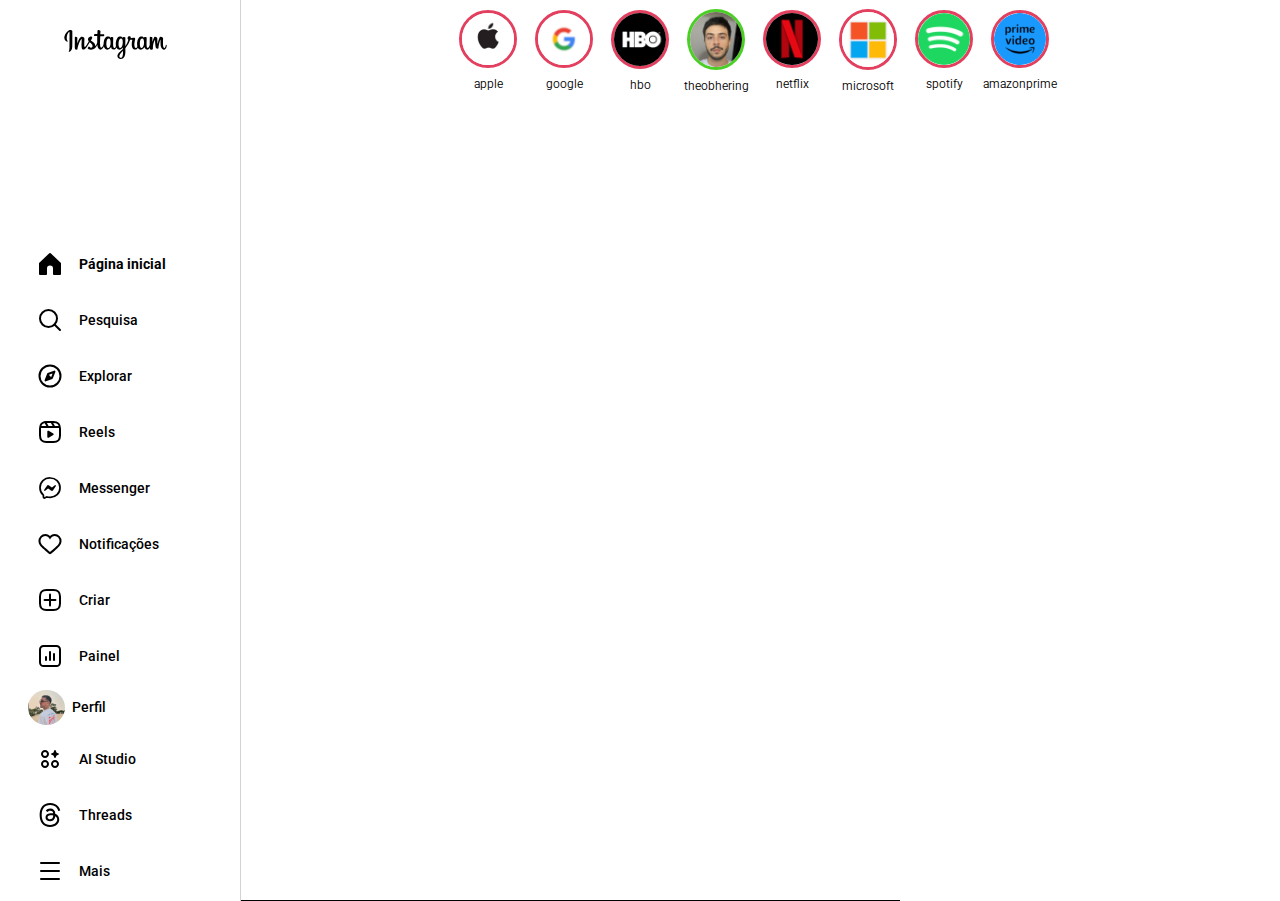
<file: index02.html>
<!DOCTYPE html>
<html lang="pt-br">
<head>
    <meta charset="UTF-8">
    <meta name="viewport" content="width=device-width, initial-scale=1.0">
    <link rel="shortcut icon" href="imagens/instagram-favicon.ico" type="image/x-icon">
    <link rel="stylesheet" href="estilos2/style.css">
    <title>Clone Instagram</title>
</head>
<body>

    <!-- HEADER -->

    <header>
        <div class="stories">
                <div class="stories-container">
                    
                    <div class="story">
                        <img src="imagens/logo-apple.jpeg" alt="Apple">
                        <p class="nome">apple</p>
                    </div>
                    <div class="story">
                        <img src="imagens/logo-google.png" alt="Google">
                        <p class="nome">google</p>
                    </div>
                    <div class="story">
                        <img src="imagens/logo-hbo.jpg" alt="HBO">
                        <p class="nome">hbo</p>
                    </div>
                    <div class="story">
                        <img class="foto-theo" src="imagens/logo-theo.png" alt="Theo">
                        <p class="nome">theobhering</p>
                    </div>
                    <div class="story">
                        <img src="imagens/logo-netflix.png" alt="Netflix">
                        <p class="nome">netflix</p>
                    </div>
                    <div class="story">
                        <img src="imagens/logo-microsoft.png" alt="Microsoft">
                        <p class="nome">microsoft</p>
                    </div>
                    <div class="story">
                        <img src="imagens/logo-spotify.png" alt="Spotify">
                        <p class="nome">spotify</p>
                    </div>
                    <div class="story">
                        <img src="imagens/logo-amazon.png" alt="Amazon">
                        <p class="nome">amazonprime</p>
                    </div>

                </div>
                
            </div>


    </header>

    <!-- MENU DE NAVEGAÇÃO 
            .cnav = container de navegação
             .inav = icones de navegação
             .desc = descrição de icones
             -->

    <nav class="menu">
        <div class="logo-web">
            <a href="#"><svg aria-label="Instagram" class="x1lliihq x1n2onr6 x5n08af" fill="currentColor" height="29" role="img" viewBox="32 4 113 32" width="103"><title>Instagram</title><path clip-rule="evenodd" d="M37.82 4.11c-2.32.97-4.86 3.7-5.66 7.13-1.02 4.34 3.21 6.17 3.56 5.57.4-.7-.76-.94-1-3.2-.3-2.9 1.05-6.16 2.75-7.58.32-.27.3.1.3.78l-.06 14.46c0 3.1-.13 4.07-.36 5.04-.23.98-.6 1.64-.33 1.9.32.28 1.68-.4 2.46-1.5a8.13 8.13 0 0 0 1.33-4.58c.07-2.06.06-5.33.07-7.19 0-1.7.03-6.71-.03-9.72-.02-.74-2.07-1.51-3.03-1.1Zm82.13 14.48a9.42 9.42 0 0 1-.88 3.75c-.85 1.72-2.63 2.25-3.39-.22-.4-1.34-.43-3.59-.13-5.47.3-1.9 1.14-3.35 2.53-3.22 1.38.13 2.02 1.9 1.87 5.16ZM96.8 28.57c-.02 2.67-.44 5.01-1.34 5.7-1.29.96-3 .23-2.65-1.72.31-1.72 1.8-3.48 4-5.64l-.01 1.66Zm-.35-10a10.56 10.56 0 0 1-.88 3.77c-.85 1.72-2.64 2.25-3.39-.22-.5-1.69-.38-3.87-.13-5.25.33-1.78 1.12-3.44 2.53-3.44 1.38 0 2.06 1.5 1.87 5.14Zm-13.41-.02a9.54 9.54 0 0 1-.87 3.8c-.88 1.7-2.63 2.24-3.4-.23-.55-1.77-.36-4.2-.13-5.5.34-1.95 1.2-3.32 2.53-3.2 1.38.14 2.04 1.9 1.87 5.13Zm61.45 1.81c-.33 0-.49.35-.61.93-.44 2.02-.9 2.48-1.5 2.48-.66 0-1.26-1-1.42-3-.12-1.58-.1-4.48.06-7.37.03-.59-.14-1.17-1.73-1.75-.68-.25-1.68-.62-2.17.58a29.65 29.65 0 0 0-2.08 7.14c0 .06-.08.07-.1-.06-.07-.87-.26-2.46-.28-5.79 0-.65-.14-1.2-.86-1.65-.47-.3-1.88-.81-2.4-.2-.43.5-.94 1.87-1.47 3.48l-.74 2.2.01-4.88c0-.5-.34-.67-.45-.7a9.54 9.54 0 0 0-1.8-.37c-.48 0-.6.27-.6.67 0 .05-.08 4.65-.08 7.87v.46c-.27 1.48-1.14 3.49-2.09 3.49s-1.4-.84-1.4-4.68c0-2.24.07-3.21.1-4.83.02-.94.06-1.65.06-1.81-.01-.5-.87-.75-1.27-.85-.4-.09-.76-.13-1.03-.11-.4.02-.67.27-.67.62v.55a3.71 3.71 0 0 0-1.83-1.49c-1.44-.43-2.94-.05-4.07 1.53a9.31 9.31 0 0 0-1.66 4.73c-.16 1.5-.1 3.01.17 4.3-.33 1.44-.96 2.04-1.64 2.04-.99 0-1.7-1.62-1.62-4.4.06-1.84.42-3.13.82-4.99.17-.8.04-1.2-.31-1.6-.32-.37-1-.56-1.99-.33-.7.16-1.7.34-2.6.47 0 0 .05-.21.1-.6.23-2.03-1.98-1.87-2.69-1.22-.42.39-.7.84-.82 1.67-.17 1.3.9 1.91.9 1.91a22.22 22.22 0 0 1-3.4 7.23v-.7c-.01-3.36.03-6 .05-6.95.02-.94.06-1.63.06-1.8 0-.36-.22-.5-.66-.67-.4-.16-.86-.26-1.34-.3-.6-.05-.97.27-.96.65v.52a3.7 3.7 0 0 0-1.84-1.49c-1.44-.43-2.94-.05-4.07 1.53a10.1 10.1 0 0 0-1.66 4.72c-.15 1.57-.13 2.9.09 4.04-.23 1.13-.89 2.3-1.63 2.3-.95 0-1.5-.83-1.5-4.67 0-2.24.07-3.21.1-4.83.02-.94.06-1.65.06-1.81 0-.5-.87-.75-1.27-.85-.42-.1-.79-.13-1.06-.1-.37.02-.63.35-.63.6v.56a3.7 3.7 0 0 0-1.84-1.49c-1.44-.43-2.93-.04-4.07 1.53-.75 1.03-1.35 2.17-1.66 4.7a15.8 15.8 0 0 0-.12 2.04c-.3 1.81-1.61 3.9-2.68 3.9-.63 0-1.23-1.21-1.23-3.8 0-3.45.22-8.36.25-8.83l1.62-.03c.68 0 1.29.01 2.19-.04.45-.02.88-1.64.42-1.84-.21-.09-1.7-.17-2.3-.18-.5-.01-1.88-.11-1.88-.11s.13-3.26.16-3.6c.02-.3-.35-.44-.57-.53a7.77 7.77 0 0 0-1.53-.44c-.76-.15-1.1 0-1.17.64-.1.97-.15 3.82-.15 3.82-.56 0-2.47-.11-3.02-.11-.52 0-1.08 2.22-.36 2.25l3.2.09-.03 6.53v.47c-.53 2.73-2.37 4.2-2.37 4.2.4-1.8-.42-3.15-1.87-4.3-.54-.42-1.6-1.22-2.79-2.1 0 0 .69-.68 1.3-2.04.43-.96.45-2.06-.61-2.3-1.75-.41-3.2.87-3.63 2.25a2.61 2.61 0 0 0 .5 2.66l.15.19c-.4.76-.94 1.78-1.4 2.58-1.27 2.2-2.24 3.95-2.97 3.95-.58 0-.57-1.77-.57-3.43 0-1.43.1-3.58.19-5.8.03-.74-.34-1.16-.96-1.54a4.33 4.33 0 0 0-1.64-.69c-.7 0-2.7.1-4.6 5.57-.23.69-.7 1.94-.7 1.94l.04-6.57c0-.16-.08-.3-.27-.4a4.68 4.68 0 0 0-1.93-.54c-.36 0-.54.17-.54.5l-.07 10.3c0 .78.02 1.69.1 2.09.08.4.2.72.36.91.15.2.33.34.62.4.28.06 1.78.25 1.86-.32.1-.69.1-1.43.89-4.2 1.22-4.31 2.82-6.42 3.58-7.16.13-.14.28-.14.27.07l-.22 5.32c-.2 5.37.78 6.36 2.17 6.36 1.07 0 2.58-1.06 4.2-3.74l2.7-4.5 1.58 1.46c1.28 1.2 1.7 2.36 1.42 3.45-.21.83-1.02 1.7-2.44.86-.42-.25-.6-.44-1.01-.71-.23-.15-.57-.2-.78-.04-.53.4-.84.92-1.01 1.55-.17.61.45.94 1.09 1.22.55.25 1.74.47 2.5.5 2.94.1 5.3-1.42 6.94-5.34.3 3.38 1.55 5.3 3.72 5.3 1.45 0 2.91-1.88 3.55-3.72.18.75.45 1.4.8 1.96 1.68 2.65 4.93 2.07 6.56-.18.5-.69.58-.94.58-.94a3.07 3.07 0 0 0 2.94 2.87c1.1 0 2.23-.52 3.03-2.31.09.2.2.38.3.56 1.68 2.65 4.93 2.07 6.56-.18l.2-.28.05 1.4-1.5 1.37c-2.52 2.3-4.44 4.05-4.58 6.09-.18 2.6 1.93 3.56 3.53 3.69a4.5 4.5 0 0 0 4.04-2.11c.78-1.15 1.3-3.63 1.26-6.08l-.06-3.56a28.55 28.55 0 0 0 5.42-9.44s.93.01 1.92-.05c.32-.02.41.04.35.27-.07.28-1.25 4.84-.17 7.88.74 2.08 2.4 2.75 3.4 2.75 1.15 0 2.26-.87 2.85-2.17l.23.42c1.68 2.65 4.92 2.07 6.56-.18.37-.5.58-.94.58-.94.36 2.2 2.07 2.88 3.05 2.88 1.02 0 2-.42 2.78-2.28.03.82.08 1.49.16 1.7.05.13.34.3.56.37.93.34 1.88.18 2.24.11.24-.05.43-.25.46-.75.07-1.33.03-3.56.43-5.21.67-2.79 1.3-3.87 1.6-4.4.17-.3.36-.35.37-.03.01.64.04 2.52.3 5.05.2 1.86.46 2.96.65 3.3.57 1 1.27 1.05 1.83 1.05.36 0 1.12-.1 1.05-.73-.03-.31.02-2.22.7-4.96.43-1.79 1.15-3.4 1.41-4 .1-.21.15-.04.15 0-.06 1.22-.18 5.25.32 7.46.68 2.98 2.65 3.32 3.34 3.32 1.47 0 2.67-1.12 3.07-4.05.1-.7-.05-1.25-.48-1.25Z" fill="currentColor" fill-rule="evenodd"></path></svg></a>
        </div>
             
            <ul class="menu-list">
                
                <li class="cnav"><a href="#"><svg aria-label="Página inicial" class="inav" fill="currentColor" height="24" role="img" viewBox="0 0 24 24" width="24"><title>Página inicial</title><path d="M22 23h-6.001a1 1 0 0 1-1-1v-5.455a2.997 2.997 0 1 0-5.993 0V22a1 1 0 0 1-1 1H2a1 1 0 0 1-1-1V11.543a1.002 1.002 0 0 1 .31-.724l10-9.543a1.001 1.001 0 0 1 1.38 0l10 9.543a1.002 1.002 0 0 1 .31.724V22a1 1 0 0 1-1 1Z"></path></svg> <p class="desc"><strong>Página inicial</strong></p></a></li>

                <li class="cnav"><a href="#"><svg aria-label="Pesquisa" class="inav" fill="currentColor" height="24" role="img" viewBox="0 0 24 24" width="24"><title>Pesquisa</title><path d="M19 10.5A8.5 8.5 0 1 1 10.5 2a8.5 8.5 0 0 1 8.5 8.5Z" fill="none" stroke="currentColor" stroke-linecap="round" stroke-linejoin="round" stroke-width="2"></path><line fill="none" stroke="currentColor" stroke-linecap="round" stroke-linejoin="round" stroke-width="2" x1="16.511" x2="22" y1="16.511" y2="22"></line></svg><p class="desc">Pesquisa</p></a></li>

                <li class="cnav"><a href="#"><svg aria-label="Explorar" class="inav" fill="currentColor" height="24" role="img" viewBox="0 0 24 24" width="24"><title>Explorar</title><polygon fill="none" points="13.941 13.953 7.581 16.424 10.06 10.056 16.42 7.585 13.941 13.953" stroke="currentColor" stroke-linecap="round" stroke-linejoin="round" stroke-width="2"></polygon><polygon fill-rule="evenodd" points="10.06 10.056 13.949 13.945 7.581 16.424 10.06 10.056"></polygon><circle cx="12.001" cy="12.005" fill="none" r="10.5" stroke="currentColor" stroke-linecap="round" stroke-linejoin="round" stroke-width="2"></circle></svg><p class="desc">Explorar</p></a></li>

                <li class="cnav"><a href="#"><svg aria-label="Reels" class="inav" fill="currentColor" height="24" role="img" viewBox="0 0 24 24" width="24"><title>Reels</title><line fill="none" stroke="currentColor" stroke-linejoin="round" stroke-width="2" x1="2.049" x2="21.95" y1="7.002" y2="7.002"></line><line fill="none" stroke="currentColor" stroke-linecap="round" stroke-linejoin="round" stroke-width="2" x1="13.504" x2="16.362" y1="2.001" y2="7.002"></line><line fill="none" stroke="currentColor" stroke-linecap="round" stroke-linejoin="round" stroke-width="2" x1="7.207" x2="10.002" y1="2.11" y2="7.002"></line><path d="M2 12.001v3.449c0 2.849.698 4.006 1.606 4.945.94.908 2.098 1.607 4.946 1.607h6.896c2.848 0 4.006-.699 4.946-1.607.908-.939 1.606-2.096 1.606-4.945V8.552c0-2.848-.698-4.006-1.606-4.945C19.454 2.699 18.296 2 15.448 2H8.552c-2.848 0-4.006.699-4.946 1.607C2.698 4.546 2 5.704 2 8.552Z" fill="none" stroke="currentColor" stroke-linecap="round" stroke-linejoin="round" stroke-width="2"></path><path d="M9.763 17.664a.908.908 0 0 1-.454-.787V11.63a.909.909 0 0 1 1.364-.788l4.545 2.624a.909.909 0 0 1 0 1.575l-4.545 2.624a.91.91 0 0 1-.91 0Z" fill-rule="evenodd"></path></svg><p class="desc">Reels</p></a></li>

                <li class="cnav"><a href="#"><svg aria-label="Messenger" class="inav" fill="currentColor" height="24" role="img" viewBox="0 0 24 24" width="24"><title>Messenger</title><path d="M12.003 2.001a9.705 9.705 0 1 1 0 19.4 10.876 10.876 0 0 1-2.895-.384.798.798 0 0 0-.533.04l-1.984.876a.801.801 0 0 1-1.123-.708l-.054-1.78a.806.806 0 0 0-.27-.569 9.49 9.49 0 0 1-3.14-7.175 9.65 9.65 0 0 1 10-9.7Z" fill="none" stroke="currentColor" stroke-miterlimit="10" stroke-width="1.739"></path><path d="M17.79 10.132a.659.659 0 0 0-.962-.873l-2.556 2.05a.63.63 0 0 1-.758.002L11.06 9.47a1.576 1.576 0 0 0-2.277.42l-2.567 3.98a.659.659 0 0 0 .961.875l2.556-2.049a.63.63 0 0 1 .759-.002l2.452 1.84a1.576 1.576 0 0 0 2.278-.42Z" fill-rule="evenodd"></path></svg><p class="desc">Messenger</p></a></li>
                
                <li class="cnav"><a href="#"><svg aria-label="Notificações" class="inav" fill="currentColor" height="24" role="img" viewBox="0 0 24 24" width="24"><title>Notificações</title><path d="M16.792 3.904A4.989 4.989 0 0 1 21.5 9.122c0 3.072-2.652 4.959-5.197 7.222-2.512 2.243-3.865 3.469-4.303 3.752-.477-.309-2.143-1.823-4.303-3.752C5.141 14.072 2.5 12.167 2.5 9.122a4.989 4.989 0 0 1 4.708-5.218 4.21 4.21 0 0 1 3.675 1.941c.84 1.175.98 1.763 1.12 1.763s.278-.588 1.11-1.766a4.17 4.17 0 0 1 3.679-1.938m0-2a6.04 6.04 0 0 0-4.797 2.127 6.052 6.052 0 0 0-4.787-2.127A6.985 6.985 0 0 0 .5 9.122c0 3.61 2.55 5.827 5.015 7.97.283.246.569.494.853.747l1.027.918a44.998 44.998 0 0 0 3.518 3.018 2 2 0 0 0 2.174 0 45.263 45.263 0 0 0 3.626-3.115l.922-.824c.293-.26.59-.519.885-.774 2.334-2.025 4.98-4.32 4.98-7.94a6.985 6.985 0 0 0-6.708-7.218Z"></path></svg><p class="desc">Notificações</p></a></li>
                
                <li class="cnav"><a href="#"><svg aria-label="Nova publicação" class="inav" fill="currentColor" height="24" role="img" viewBox="0 0 24 24" width="24"><title>Nova publicação</title><path d="M2 12v3.45c0 2.849.698 4.005 1.606 4.944.94.909 2.098 1.608 4.946 1.608h6.896c2.848 0 4.006-.7 4.946-1.608C21.302 19.455 22 18.3 22 15.45V8.552c0-2.849-.698-4.006-1.606-4.945C19.454 2.7 18.296 2 15.448 2H8.552c-2.848 0-4.006.699-4.946 1.607C2.698 4.547 2 5.703 2 8.552Z" fill="none" stroke="currentColor" stroke-linecap="round" stroke-linejoin="round" stroke-width="2"></path><line fill="none" stroke="currentColor" stroke-linecap="round" stroke-linejoin="round" stroke-width="2" x1="6.545" x2="17.455" y1="12.001" y2="12.001"></line><line fill="none" stroke="currentColor" stroke-linecap="round" stroke-linejoin="round" stroke-width="2" x1="12.003" x2="12.003" y1="6.545" y2="17.455"></line></svg><p class="desc">Criar</p></a></li>
                
                <li class="cnav"><a href="#"><svg aria-label="Painel profissional" class="inav" fill="currentColor" height="24" role="img" viewBox="0 0 24 24" width="24"><title>Painel profissional</title><path d="M8 12a1 1 0 0 0-1 1v3a1 1 0 1 0 2 0v-3a1 1 0 0 0-1-1Zm8-3a1 1 0 0 0-1 1v6a1 1 0 1 0 2 0v-6a1 1 0 0 0-1-1Zm-4-2a1 1 0 0 0-1 1v8a1 1 0 1 0 2 0V8a1 1 0 0 0-1-1Z"></path><path d="M18.44 1H5.567a4.565 4.565 0 0 0-4.56 4.56v12.873a4.565 4.565 0 0 0 4.56 4.56H18.44a4.565 4.565 0 0 0 4.56-4.56V5.56A4.565 4.565 0 0 0 18.44 1ZM21 18.433a2.563 2.563 0 0 1-2.56 2.56H5.567a2.563 2.563 0 0 1-2.56-2.56V5.56A2.563 2.563 0 0 1 5.568 3H18.44A2.563 2.563 0 0 1 21 5.56v12.873Z"></path></svg><p class="desc">Painel</p></a></li>
                
                <li class="cnav"><a href="#"><img src="imagens/logo-chaco.png" alt="foto-nav"><p class="desc">Perfil</p></a></li>
                
                <li class="cnav"><a href="#"><svg aria-label="" class="inav" fill="currentColor" height="24" role="img" viewBox="0 0 24 24" width="24"><title></title><path clip-rule="evenodd" d="M3 17C3 19.2091 4.79086 21 7 21C9.20914 21 11 19.2091 11 17C11 14.7909 9.20914 13 7 13C4.79086 13 3 14.7909 3 17ZM7 19C5.89543 19 5 18.1046 5 17C5 15.8954 5.89543 15 7 15C8.10457 15 9 15.8954 9 17C9 18.1046 8.10457 19 7 19Z" fill="ig-primary-icon" fill-rule="evenodd"></path><path clip-rule="evenodd" d="M3 7C3 9.20914 4.79086 11 7 11C9.20914 11 11 9.20914 11 7C11 4.79086 9.20914 3 7 3C4.79086 3 3 4.79086 3 7ZM7 9C5.89543 9 5 8.10457 5 7C5 5.89543 5.89543 5 7 5C8.10457 5 9 5.89543 9 7C9 8.10457 8.10457 9 7 9Z" fill="ig-primary-icon" fill-rule="evenodd"></path><path clip-rule="evenodd" d="M13 17C13 19.2091 14.7909 21 17 21C19.2091 21 21 19.2091 21 17C21 14.7909 19.2091 13 17 13C14.7909 13 13 14.7909 13 17ZM17 19C15.8954 19 15 18.1046 15 17C15 15.8954 15.8954 15 17 15C18.1046 15 19 15.8954 19 17C19 18.1046 18.1046 19 17 19Z" fill="ig-primary-icon" fill-rule="evenodd"></path><path d="M16.441 10.6266C16.6549 11.1245 17.3625 11.1245 17.5765 10.6266L18.3939 8.72443C18.4564 8.57898 18.5725 8.46316 18.7183 8.40081L20.6256 7.58558C21.1248 7.37223 21.1248 6.66646 20.6256 6.45313L18.7183 5.63788C18.5725 5.57554 18.4564 5.45972 18.3939 5.31427L17.5598 3.37331C17.3484 2.88143 16.6518 2.87387 16.4297 3.36107L15.5339 5.32659C15.471 5.46452 15.3594 5.57455 15.2203 5.63554L13.369 6.44802C12.8744 6.66499 12.8778 7.36588 13.3744 7.57819L15.299 8.40081C15.4449 8.46316 15.5611 8.57898 15.6235 8.72443L16.441 10.6266Z" fill="ig-primary-icon"></path></svg><p class="desc">AI Studio</p></a></li>
                
                <li class="cnav"><a href="#"><svg aria-label="" class="inav" fill="currentColor" height="24" role="img" viewBox="0 0 192 192" width="24"><title></title><path class="xcslo1z" d="M141.537 88.9883C140.71 88.5919 139.87 88.2104 139.019 87.8451C137.537 60.5382 122.616 44.905 97.5619 44.745C97.4484 44.7443 97.3355 44.7443 97.222 44.7443C82.2364 44.7443 69.7731 51.1409 62.102 62.7807L75.881 72.2328C81.6116 63.5383 90.6052 61.6848 97.2286 61.6848C97.3051 61.6848 97.3819 61.6848 97.4576 61.6855C105.707 61.7381 111.932 64.1366 115.961 68.814C118.893 72.2193 120.854 76.925 121.825 82.8638C114.511 81.6207 106.601 81.2385 98.145 81.7233C74.3247 83.0954 59.0111 96.9879 60.0396 116.292C60.5615 126.084 65.4397 134.508 73.775 140.011C80.8224 144.663 89.899 146.938 99.3323 146.423C111.79 145.74 121.563 140.987 128.381 132.296C133.559 125.696 136.834 117.143 138.28 106.366C144.217 109.949 148.617 114.664 151.047 120.332C155.179 129.967 155.42 145.8 142.501 158.708C131.182 170.016 117.576 174.908 97.0135 175.059C74.2042 174.89 56.9538 167.575 45.7381 153.317C35.2355 139.966 29.8077 120.682 29.6052 96C29.8077 71.3178 35.2355 52.0336 45.7381 38.6827C56.9538 24.4249 74.2039 17.11 97.0132 16.9405C119.988 17.1113 137.539 24.4614 149.184 38.788C154.894 45.8136 159.199 54.6488 162.037 64.9503L178.184 60.6422C174.744 47.9622 169.331 37.0357 161.965 27.974C147.036 9.60668 125.202 0.195148 97.0695 0H96.9569C68.8816 0.19447 47.2921 9.6418 32.7883 28.0793C19.8819 44.4864 13.2244 67.3157 13.0007 95.9325L13 96L13.0007 96.0675C13.2244 124.684 19.8819 147.514 32.7883 163.921C47.2921 182.358 68.8816 191.806 96.9569 192H97.0695C122.03 191.827 139.624 185.292 154.118 170.811C173.081 151.866 172.51 128.119 166.26 113.541C161.776 103.087 153.227 94.5962 141.537 88.9883ZM98.4405 129.507C88.0005 130.095 77.1544 125.409 76.6196 115.372C76.2232 107.93 81.9158 99.626 99.0812 98.6368C101.047 98.5234 102.976 98.468 104.871 98.468C111.106 98.468 116.939 99.0737 122.242 100.233C120.264 124.935 108.662 128.946 98.4405 129.507Z"></path></svg><p class="desc">Threads</p></a></li>
                
                <li class="cnav"><a href="#"><svg aria-label="Configurações" class="inav" fill="currentColor" height="24" role="img" viewBox="0 0 24 24" width="24"><title>Configurações</title><line fill="none" stroke="currentColor" stroke-linecap="round" stroke-linejoin="round" stroke-width="2" x1="3" x2="21" y1="4" y2="4"></line><line fill="none" stroke="currentColor" stroke-linecap="round" stroke-linejoin="round" stroke-width="2" x1="3" x2="21" y1="12" y2="12"></line><line fill="none" stroke="currentColor" stroke-linecap="round" stroke-linejoin="round" stroke-width="2" x1="3" x2="21" y1="20" y2="20"></line></svg><p class="desc">Mais</p></a></li>

            </ul>
    </nav>
    <!-- FEED 
        
    -->
    <main class="feed">

        <section class="posts">
            
        </section>

    </main>
        
    
</body>
</html>
</file>
<file: estilos/style.css>
@charset "UTF-8";

@import url('https://fonts.googleapis.com/css2?family=Roboto:ital,wght@0,100..900;1,100..900&display=swap');

* {padding: 0; margin: 0;}

body {
    font-family: "Roboto", "Helvetica Naue", Arial, sans-serif;
    display: grid;
    grid-template-columns: 250px auto 300px;
    grid-template-rows: auto 1fr;    
    gap: 7px 90px;
   
}


/* MENU DE NAVEGAÇÃO */

nav {
    background-color: #fff;
    grid-column: 1;
    height: 100vh;
    width: 230px;
    display: flex;
    flex-direction: column;
    justify-content: flex-start;
    align-items: center;
    position: fixed;
    left: 0;

    border-right: 1px solid lightgray ;
    
}
.logo {
    background-color: #fff;
    align-items: center;
    margin: 40px 50px 30px 0px;
}
.logo > a {
    color: black;
    padding: 10px;
}
.menu {
    background-color: #fff;
    display: flex;
    flex-direction: column;
    flex-grow: 1;
    justify-content: space-evenly;
    margin-right: 30px;
}
.itens {
    padding: 8px 30px 8px 8px;
}
.itens:hover {
    background-color: rgba(211, 211, 211, 0.395);
    border-radius: 5px;
    transition: .3s;
}
.itens > a > svg {
    margin-right: 13px;
}
.itens > a {
    display: flex;
    flex-direction: row;
    align-items: center;
    text-decoration: none;
    font-size: .9em;
    font-weight: 400;
    letter-spacing: .3px;
    color: black;
}
.itens img {
    width: 30px;
    border-radius: 50%;
}

/* STORIES */

main { 
    background-color: #fff;
    grid-column: 2;
    display: flex;
    flex-direction: column;
}
.storiesf {
    background-color: #fff;
    display: flex;
    flex-direction: row;
    justify-content: center;
    padding: 18px;
}
.story {
    background-color: #fff;
    display: flex;
    flex-direction: row;
}
.story a {
    font-size: .7em;
    text-decoration: none;
    color: black;
    display: flex;
    flex-direction: column;
    align-items: center;
    margin: 5px;
}
.story img {
    width: 50px;
    border-radius: 50%;
    margin: 5px;
    border: 2.4px solid #E33F5F;
}
.story-theo a {
    font-size: .7em;
    text-decoration: none;
    color: black;

    display: flex;
    flex-direction: column;
    align-items: center;
    margin: 5px;
}
.story-theo img {
    width: 50px;
    border-radius: 50%;
    margin: 5px;
    border: 2.4px solid rgb(61, 208, 27);
} 

/* FEED */

.feed {
    background-color: #fff;
    display: flex;
    flex-direction: column;
    justify-content: center;
    align-items: center;
    padding: 10px;
}
.phead {
    display: flex;
    align-items: center;
    justify-content: space-around;
}
.phead > a {
    display: flex;
    align-items: center;
    color: black;
    text-decoration: none;
    font-size: .8em;
    font-weight: bold;
    padding-right: 20px;
}
.phead img {
    width: 30px;
    border-radius: 50%;
    border: 2px solid #E33F5F;
    margin: 7px;
    display: flex;
    justify-items: center;
}
.opcoes {
    padding-left: 350px;
}
.pfoto img {
    width: 500px;
    display: flex;
    flex-direction: column;
    justify-content: center;
    align-items: center;
    border-radius: 3px;
    margin: 2px;
}
.pfoto > a {
    display: flex;
    justify-content: center;
}
.esquerda {
    padding-right: 300px;
}
.pitens {
    display: flex;
    justify-content: space-around;
}
.pitens .curtir:hover {
    color: gray;
    transition: .1s;
}
.pitens .coment:hover {
    color: gray;
    transition: .1s;
}
.pitens .comp:hover {
    color: gray;
    transition: .1s;
}
.pitens .salvar:hover {
    color: gray;
    transition: .1s;
}
.pitens a {
    color: black;
    text-decoration: none;
}
.pitens svg {
    margin: 7px;
}
.pcurtidas {
    display: flex;
    justify-content: center;
    font-size: .85em;
    font-weight: 400;
    padding-right: 230px;
}
.pcurtidas a {
    font-weight: bolder;
    text-decoration: none;
    color: black;
}
.pleg {
    display: flex;
    width: 500px;
    font-size: .82em;
    padding: 10px;
    padding-left: 30px;
}
.user {
    color: black;
    text-decoration: none;
    font-weight: bold;
    display: flex;
    flex-direction: row;
    height: 20px;
    align-items: center;
}
.verificado {
    padding: 2px;
}
.legenda a {
    text-decoration: none;
    color: rgb(46, 46, 233);
}
.ptrad {
    padding-left: 30px;
}
.ptrad a {
    text-decoration: none;
    color: black;
    font-size: .75em;
    font-weight: 500;
}
.pcom {
    padding-left: 30px;
}
.pcom a {
    text-decoration: none;
    color: rgb(111, 125, 140);
    font-size: .8em;
}
.ccaixa {
    padding-left: 25px;
    padding-top: 5px;
}
.comentar {
    padding: 5px;
    width: 470px;
    border: none;
    background: none;
    outline: none;
}
.emoji {
    color: gray;
}
.post {
    background-color: #fff;
    padding-bottom: 10px;
    padding-top: 10px;
    border-bottom: 1px solid lightgray;
}

/* LATERAL DE SUJESTÕES */

aside {
    grid-column: 3;
    grid-row: 1;
    padding-right: 0px;
}
.perfil {
    display: flex;
    align-items: center;
    justify-content: space-around;
    padding: 23px 1px 15px 0px;
}
.foto-perfil {
    padding: 8px;
}
.foto-perfil img {
    width: 40px;
    border-radius: 50%;
    border: 2.5px solid rgb(187, 184, 184);
    cursor: pointer;
}
.nome-perfil {
    font-size: .9em;
    font-weight: 700;
    cursor: pointer;
}
.pjunto {
    display: flex;
    align-items: center;

    

}
.mudar {
    padding-left: 30px;
}
.mudar a {
    text-decoration: none;
    font-weight: bold;
    font-size: .85em;
    color: rgb(61, 170, 233);
}
.mudar a:hover {
    color: rgb(10, 10, 132);
}
.sujestão {
    background-color: #fff;
}
.stitle {
    display: flex;
    align-items: center;
    justify-content: space-between;
    padding-right: 13px;
}
.stitle h1 {
    color: rgb(148, 148, 148);
    font-size: .9em;
}
.stitle a {
    text-decoration: none;
    font-weight: 500;
    font-size: .8em;
    color: black;
}
.stitle a:hover {
    color: gray;
}
.amigos {
    display: flex;
    align-items: center; 
    justify-content: space-between;  
    padding: 7px 3px 5px 12px;
}
.ajunto {
    display: flex;
    align-items: center;
    justify-content: space-around;
    padding-right: 5px;
}
.amigos a {
    margin-right: 13px;
}
.famigos {
    padding: 8px;
}
.famigos img {
    width: 40px;
    border-radius: 50%;
    border: 1px solid black;
    cursor: pointer;
}
.namigos {
    padding: 5px;
    font-size: .9em;
    font-weight: 700;
    cursor: pointer;
}
.namigos a {
    padding-left: 100px;
}
.sobre {
    color: rgb(205, 202, 202);
}
.sobre a {
    font-size: .71em;
    color: rgb(205, 202, 202);
    text-decoration: none;
}
.sobre a:hover {
    text-decoration: underline;
}
.meta {
    padding-top: 20px;
    color: rgb(205, 202, 202);
    font-size: .8em;
}
</file>
<file: estilos/query.css>
@charset "UTF-8";

@media screen and (max-width: 1375px) {
    aside {
        display: none;
    }
}
</file>
<file: estilos01/style.css>
@charset "UTF-8";

@import url('https://fonts.googleapis.com/css2?family=Roboto:ital,wght@0,100..900;1,100..900&display=swap');

/* MOBILE FIRST */


/* Paleta de cores 
    #6D59C0 #B93590 #E33F5F #FDD579
*/

* {padding: 0px; margin: 0px;}

body {
    font-family: "Roboto", "Helvetica Naue", Arial, sans-serif;
    background-color: #fff;
}
.topbar {
    display: flex;
    justify-content: space-between;
    align-items: center;
    padding: 17px 32px 10px 16px;
    border-bottom: 1px solid lightgray;
    position: sticky;
    top: 0px;
    background-color: #fff;
}
.logo {
    cursor: pointer;
}
#pesquisa {
    
    padding: 10px 50px 10px 10px;
    border: none;
    border-radius: 5px;
    outline: none;
    background-color: rgb(233, 226, 226);
}
.inav {
    cursor: pointer;
}
section.stories {
    padding-top: 17px;
    display: flex;
    justify-content: center;
}
.stories-container {
    display: flex;
    flex-direction: row;
    margin-left: 5px;
}
.story {
    display: flex;
    flex-direction: column;
    align-items: center;
    text-align: center;
    border-radius: 50%;
    cursor: pointer;
}
.stories img {
    width: 52px;
    margin: 9px;
    border-radius: 50%;
    border: 3px solid #E33F5F;
}
.stories img.sua-foto {
    border: 3px solid rgb(188, 183, 183);
}
.stories img.foto-theo {
    border: 3px solid rgb(74, 208, 37);
}
.nome {
    font-size: 12px;
    font-weight: 400;
}
.seu-nome {
    font-size: 12px;
    color: gray;
}
.user {
    display: flex;
    flex-direction: row;
    align-items: center;
    margin-top: 18px;
}
.user img {
    width: 32px;
    margin: 9px;
    border-radius: 50%;
    border: 2.2px solid #E33F5F;
    cursor: pointer;
}
.nome-feed {
    font-size: 13px;
    font-weight: 600;
    cursor: pointer;
}
.opcoes {
    padding-left: 380px;
    padding-top: 13px;
    cursor: pointer;
}
section.posts {
    display: flex;
    justify-content: center; 
}
.post-image > img {
    width: 500px;
    margin: 5px 0px 10px 0px;
    border-radius: 4px;
}
.post-actions {
    display: flex;
}
.post-actions > svg {
    margin: 0px 10px 0px 0px;
    cursor: pointer;
}
.salvar {
    padding-left: 365px;
}
.curtidas > img {
    width: 300px;
    cursor: pointer;
}
.legenda {
    font-size: .9em;
    width: 500px;
    font-weight: 350;
}
.uname {
    color: black;
    text-decoration: none;
}
.marca {
    text-decoration: none;
    color: rgb(80, 80, 227);
}
p.traducao {
    margin-top: 10px;
    font-size: .83em;
    font-weight: 600;
    cursor: pointer;
}
.vcomentarios {
    margin-top: 10px;
    font-size: .9em;
    color: gray;
    cursor: pointer;
}
.coment {
    display: flex;
    justify-content: space-between;
    align-items: center;
    border-bottom: 1px solid lightgray ;
}
#comentario {
    border: none;
    padding: 10px 30px 20px 0px;
}
.lemoji {
    color: gray;
    cursor: pointer;
}
.menu {
    display: flex;
    align-items: center;
    justify-content: space-evenly;
    position: sticky;
    bottom: 0px;
    background-color: #fff;
    border-top: 1px solid lightgray;
    padding: 6px;
}
.menu > a > .iweb {
    display: none;
}
.menu a {
    text-decoration: none;
    color: black;
    justify-content: space-evenly;
}
#logo-nav {
    margin-top: 40px;
    margin-bottom: 27px;
}
.foto-perfil {
    width: 32px;
    border-radius: 50%;
    border: 2.2px solid #E33F5F;
    cursor: pointer;
}
footer.lateral {
    display: flex;
    position: fixed;
    right: 0;
    top: 0;
    padding: 30px 100px 50px 80px;
}
.perfil-lateral {
    display: flex;
    align-items: center;
}
.nome-perfil {
    font-size: .8em;
    font-weight: bold;
    margin: 10px;
}
.foto-lateral {
    width: 45px;
    border-radius: 50%;
    border: none;
    cursor: pointer;
    margin: 5px;
}
.op-lateral {
    display: flex;
    font-size: .8em;
    font-weight: 500;
    color: rgb(70, 161, 231);
}
</file>
<file: estilos01/queries.css>
@charset "UTF-8";

/* TABLET */

@media screen and (min-width: 768px) {

    .topbar {
        display: none;
    }
    .menu {
        display: flex;
        flex-direction: column;
        align-items: center;
        justify-content: space-between;
        position: fixed;
        left: 0;
        height: 100vh;
        background-color: #fff;
        border-right: 1px solid lightgray;
        padding: 14px;
    }
    .menu > a > .imobile {
        display: flex;
        justify-items: baseline;
    }
    .menu > a > .iweb {
        display: flex;
        visibility: visible;
        position: static;
    }
    .menu > a {
        padding: 10px;
    }
    .menu > a:hover {
        background-color: rgb(241, 238, 238);
        border-radius: 7px;
        transition: .3s;
    }
    .foto-perfil {
        width: 28px;
        border-radius: 50%;
        border: none;
        cursor: pointer;
        margin: 5px;
    }
}
</file>
<file: estilos2/style.css>
@charset "UTF-8";

@import url('https://fonts.googleapis.com/css2?family=Roboto:ital,wght@0,100..900;1,100..900&display=swap');

* {padding: 0px; margin: 0px;}

body {
    font-family: "Roboto", "Helvetica Naue", Arial, sans-serif;
    background-color: #fff;
    display: flex;
    flex-direction: row;
    height: 100vh;
}
/* MENU DE NAVEGAÇÃO */

.menu {
    display: flex;
    justify-content: space-between;
    flex-direction: column;
    align-items: center;
    padding: 5px 30px 1px 10px;
    height: 100vh;
    width: 200px;
    border-right: 1px solid lightgray;
    position: absolute;
    left: 0px;
    background-color: #fff;
    position: fixed;
}
.logo-web {
    padding: 25px 0px 10px 10px;
}
.logo-web > a {
    color: black;
}
.cnav {
    list-style: none;
    display: flex;
    flex-direction: row;
    align-items: center;
    padding-right: 20px;
    margin: 12px;
}
.cnav:hover{
    background-color: rgba(211, 211, 211, 0.334);
    border-radius: 5px;
    transition: .3s;
}
.cnav svg {
    margin: 10px;
}
.cnav .desc {
    margin: 7px;
}
.cnav > a {
    text-decoration: none;
    display: flex;
    align-items: center;
}
.inav {
    color: black;
}
.desc {
    color: black;
    font-size: .9em;
    font-weight: 500;
}
.menu img {
    width: 37px;
    border-radius: 50%;
}

/* FEED */

header {
    display: flex;
    align-items: center;
    flex-direction: column;
    position: relative;
    height: 100vh;
    width: 100vh;
    border-bottom: 1px solid black;
}
.stories {
    position: absolute;
    left: 50%;
    justify-content: center;
    align-items: center;
    flex-direction: row;
}
.stories-container {
    display: flex;
    justify-content: center;
    align-items: center;
    flex-direction: row;
}
.story {
    display: flex;
    flex-direction: column;
    align-items: center;
    text-align: center;
    border-radius: 50%;
    cursor: pointer;
}
.stories img {
    width: 52px;
    margin: 9px;
    border-radius: 50%;
    border: 3px solid #E33F5F;
}
.stories img.foto-theo {
    border: 3px solid rgb(74, 208, 37);
}
.nome {
    font-size: 12px;
    font-weight: 350;
}
</file>
